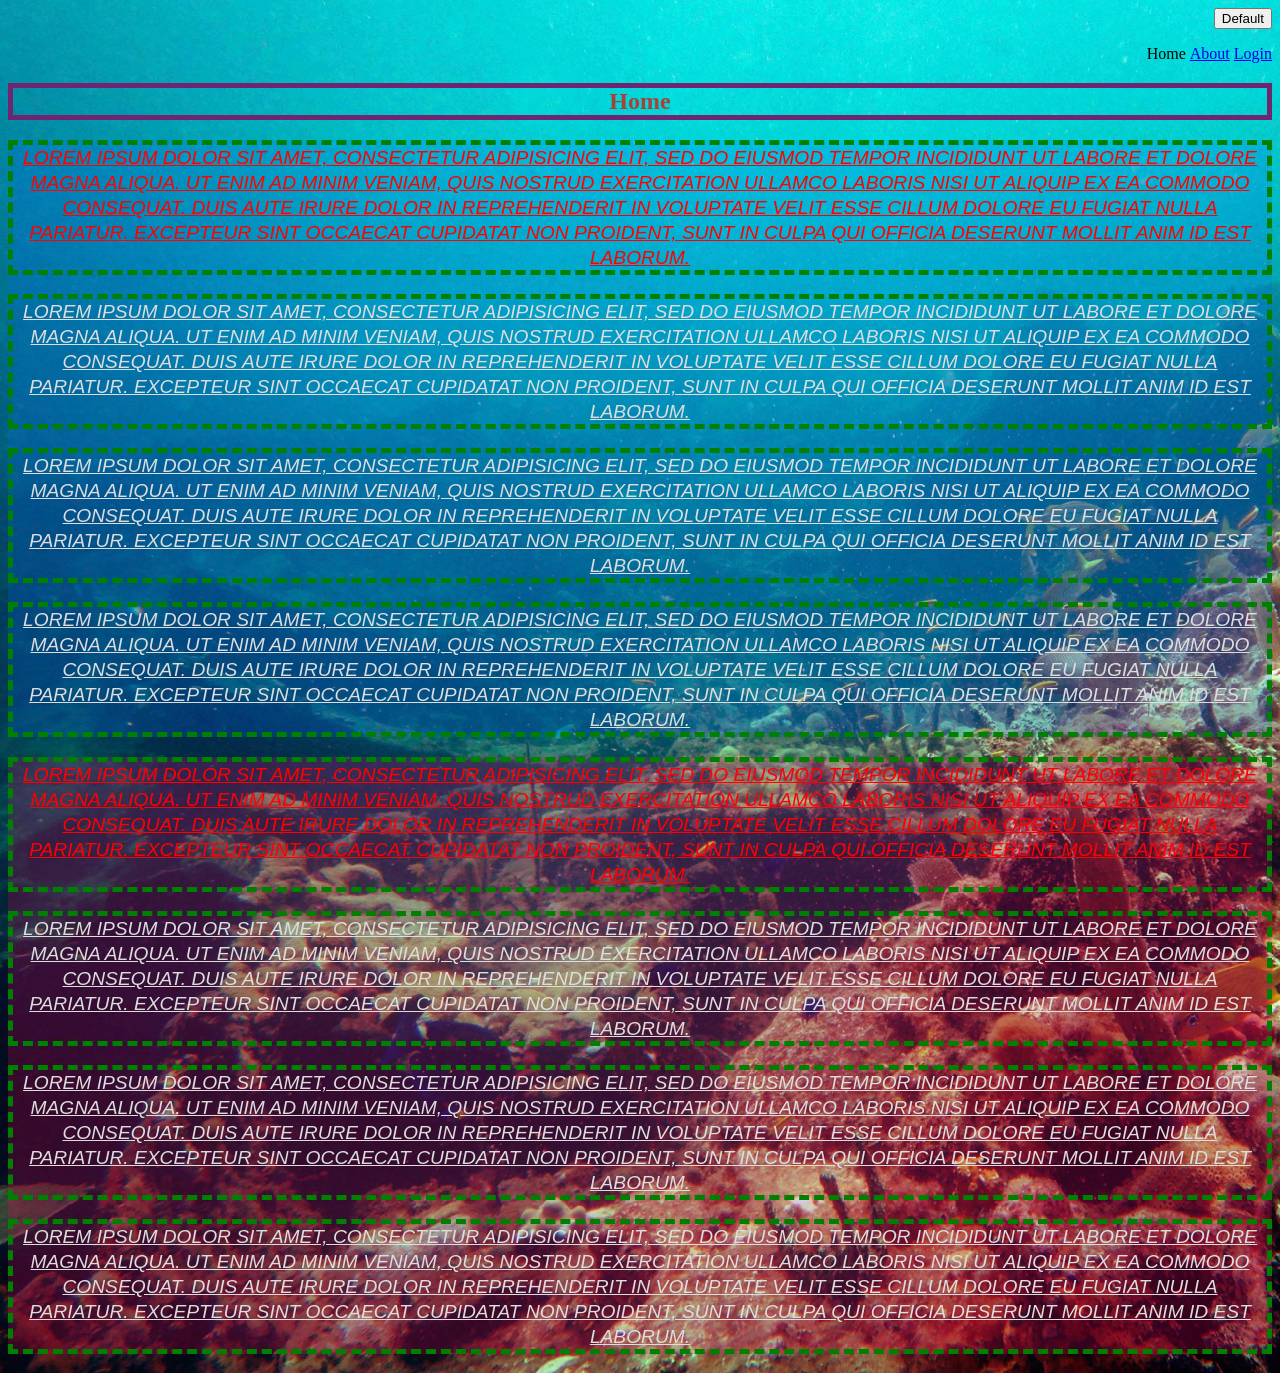
<file: CSS/index.html>
<!DOCTYPE html>
<html>
<head>
  <title>My first website!</title>
  <link rel="stylesheet" type="text/css" href="style.css">
  <!-- <style>
    li {
      background-color: purple;
      color: white;
    }
  </style> -->
</head>
<body>
  <button class="btn btn-primary">Default</button>
  <header>
  <!-- <header style="background-color:green; color: red;"> -->
    <nav>
      <ul>
        <li>Home</li>
        <li><a href="about.html">About</a></li>
        <li><a href="login.html">Login</a></li>
      </ul>
    </nav>
  </header>
  <section>
    <h2>Home</h2>
      <div id="div1">
        <p class="webtext active">
        Lorem ipsum dolor sit amet, consectetur adipisicing elit, sed do eiusmod
        tempor incididunt ut labore et dolore magna aliqua. Ut enim ad minim veniam,
        quis nostrud exercitation ullamco laboris nisi ut aliquip ex ea commodo
        consequat. Duis aute irure dolor in reprehenderit in voluptate velit esse
        cillum dolore eu fugiat nulla pariatur. Excepteur sint occaecat cupidatat non
        proident, sunt in culpa qui officia deserunt mollit anim id est laborum.
      </p>
      <p class="webtext">
        Lorem ipsum dolor sit amet, consectetur adipisicing elit, sed do eiusmod
        tempor incididunt ut labore et dolore magna aliqua. Ut enim ad minim veniam,
        quis nostrud exercitation ullamco laboris nisi ut aliquip ex ea commodo
        consequat. Duis aute irure dolor in reprehenderit in voluptate velit esse
        cillum dolore eu fugiat nulla pariatur. Excepteur sint occaecat cupidatat non
        proident, sunt in culpa qui officia deserunt mollit anim id est laborum.
      </p>
      <p class="webtext">
        Lorem ipsum dolor sit amet, consectetur adipisicing elit, sed do eiusmod
        tempor incididunt ut labore et dolore magna aliqua. Ut enim ad minim veniam,
        quis nostrud exercitation ullamco laboris nisi ut aliquip ex ea commodo
        consequat. Duis aute irure dolor in reprehenderit in voluptate velit esse
        cillum dolore eu fugiat nulla pariatur. Excepteur sint occaecat cupidatat non
        proident, sunt in culpa qui officia deserunt mollit anim id est laborum.
      </p>
      <p class="webtext">
        Lorem ipsum dolor sit amet, consectetur adipisicing elit, sed do eiusmod
        tempor incididunt ut labore et dolore magna aliqua. Ut enim ad minim veniam,
        quis nostrud exercitation ullamco laboris nisi ut aliquip ex ea commodo
        consequat. Duis aute irure dolor in reprehenderit in voluptate velit esse
        cillum dolore eu fugiat nulla pariatur. Excepteur sint occaecat cupidatat non
        proident, sunt in culpa qui officia deserunt mollit anim id est laborum.
      </p>
    </div>
    <div id="div2">
      <p class="webtext active">
        Lorem ipsum dolor sit amet, consectetur adipisicing elit, sed do eiusmod
        tempor incididunt ut labore et dolore magna aliqua. Ut enim ad minim veniam,
        quis nostrud exercitation ullamco laboris nisi ut aliquip ex ea commodo
        consequat. Duis aute irure dolor in reprehenderit in voluptate velit esse
        cillum dolore eu fugiat nulla pariatur. Excepteur sint occaecat cupidatat non
        proident, sunt in culpa qui officia deserunt mollit anim id est laborum.
      </p>
      <p class="webtext">
        Lorem ipsum dolor sit amet, consectetur adipisicing elit, sed do eiusmod
        tempor incididunt ut labore et dolore magna aliqua. Ut enim ad minim veniam,
        quis nostrud exercitation ullamco laboris nisi ut aliquip ex ea commodo
        consequat. Duis aute irure dolor in reprehenderit in voluptate velit esse
        cillum dolore eu fugiat nulla pariatur. Excepteur sint occaecat cupidatat non
        proident, sunt in culpa qui officia deserunt mollit anim id est laborum.
      </p>
      <p class="webtext">
        Lorem ipsum dolor sit amet, consectetur adipisicing elit, sed do eiusmod
        tempor incididunt ut labore et dolore magna aliqua. Ut enim ad minim veniam,
        quis nostrud exercitation ullamco laboris nisi ut aliquip ex ea commodo
        consequat. Duis aute irure dolor in reprehenderit in voluptate velit esse
        cillum dolore eu fugiat nulla pariatur. Excepteur sint occaecat cupidatat non
        proident, sunt in culpa qui officia deserunt mollit anim id est laborum.
      </p>
      <p class="webtext">
        Lorem ipsum dolor sit amet, consectetur adipisicing elit, sed do eiusmod
        tempor incididunt ut labore et dolore magna aliqua. Ut enim ad minim veniam,
        quis nostrud exercitation ullamco laboris nisi ut aliquip ex ea commodo
        consequat. Duis aute irure dolor in reprehenderit in voluptate velit esse
        cillum dolore eu fugiat nulla pariatur. Excepteur sint occaecat cupidatat non
        proident, sunt in culpa qui officia deserunt mollit anim id est laborum.
      </p>
    </div>
  </section>
</body>
</html>
</file>
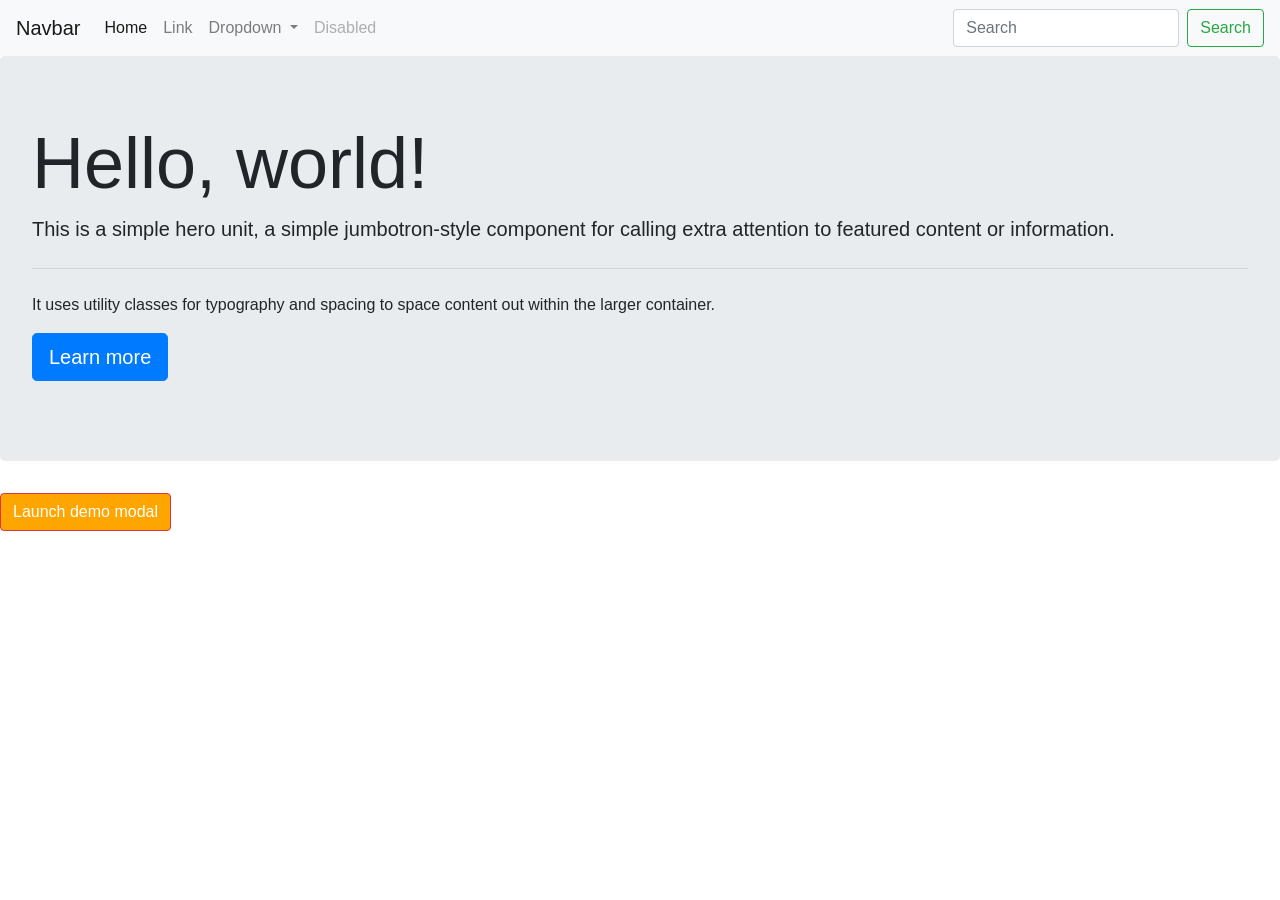
<file: Adv CSS/Boostrap/index.html>
<!DOCTYPE html>
<html lang="en">
<head>
    <meta charset="UTF-8">
    <meta name="viewport" content="width=device-width, initial-scale=1.0">
    <link rel="stylesheet" href="https://cdn.jsdelivr.net/npm/bootstrap@4.0.0/dist/css/bootstrap.min.css"
        integrity="sha384-Gn5384xqQ1aoWXA+058RXPxPg6fy4IWvTNh0E263XmFcJlSAwiGgFAW/dAiS6JXm" crossorigin="anonymous">
    <link rel="stylesheet" href="style.css">
        <title>Bootstrap</title>
</head>
<body>
    <nav class="navbar navbar-expand-lg navbar-light bg-light">
        <a class="navbar-brand" href="#">Navbar</a>
        <button class="navbar-toggler" type="button" data-toggle="collapse" data-target="#navbarSupportedContent"
            aria-controls="navbarSupportedContent" aria-expanded="false" aria-label="Toggle navigation">
            <span class="navbar-toggler-icon"></span>
        </button>
    
        <div class="collapse navbar-collapse" id="navbarSupportedContent">
            <ul class="navbar-nav mr-auto">
                <li class="nav-item active">
                    <a class="nav-link" href="#">Home <span class="sr-only">(current)</span></a>
                </li>
                <li class="nav-item">
                    <a class="nav-link" href="#">Link</a>
                </li>
                <li class="nav-item dropdown">
                    <a class="nav-link dropdown-toggle" href="#" id="navbarDropdown" role="button" data-toggle="dropdown"
                        aria-haspopup="true" aria-expanded="false">
                        Dropdown
                    </a>
                    <div class="dropdown-menu" aria-labelledby="navbarDropdown">
                        <a class="dropdown-item" href="#">Action</a>
                        <a class="dropdown-item" href="#">Another action</a>
                        <div class="dropdown-divider"></div>
                        <a class="dropdown-item" href="#">Something else here</a>
                    </div>
                </li>
                <li class="nav-item">
                    <a class="nav-link disabled" href="#">Disabled</a>
                </li>
            </ul>
            <form class="form-inline my-2 my-lg-0">
                <input class="form-control mr-sm-2" type="search" placeholder="Search" aria-label="Search">
                <button class="btn btn-outline-success my-2 my-sm-0" type="submit">Search</button>
            </form>
        </div>
    </nav>

    <div class="jumbotron">
        <h1 class="display-3">Hello, world!</h1>
        <p class="lead">This is a simple hero unit, a simple jumbotron-style component for calling extra attention to
            featured content or information.</p>
        <hr class="my-4">
        <p>It uses utility classes for typography and spacing to space content out within the larger container.</p>
        <p class="lead">
            <a class="btn btn-primary btn-lg" href="#" role="button">Learn more</a>
        </p>
    </div>

    <!-- Button trigger modal -->
    <button type="button" class="btn btn-danger" data-toggle="modal" data-target="#exampleModal">
        Launch demo modal
    </button>
    
    <!-- Modal -->
    <div class="modal fade" id="exampleModal" tabindex="-1" role="dialog" aria-labelledby="exampleModalLabel"
        aria-hidden="true">
        <div class="modal-dialog" role="document">
            <div class="modal-content">
                <div class="modal-header">
                    <h5 class="modal-title" id="exampleModalLabel">Modal title</h5>
                    <button type="button" class="close" data-dismiss="modal" aria-label="Close">
                        <span aria-hidden="true">&times;</span>
                    </button>
                </div>
                <div class="modal-body">
                    ...
                </div>
                <div class="modal-footer">
                    <button type="button" class="btn btn-secondary" data-dismiss="modal">Close</button>
                    <button type="button" class="btn btn-primary">Save changes</button>
                </div>
            </div>
        </div>
    </div>

<script src="https://code.jquery.com/jquery-3.2.1.slim.min.js"
    integrity="sha384-KJ3o2DKtIkvYIK3UENzmM7KCkRr/rE9/Qpg6aAZGJwFDMVNA/GpGFF93hXpG5KkN"
    crossorigin="anonymous"></script>
<script src="https://cdn.jsdelivr.net/npm/popper.js@1.12.9/dist/umd/popper.min.js"
    integrity="sha384-ApNbgh9B+Y1QKtv3Rn7W3mgPxhU9K/ScQsAP7hUibX39j7fakFPskvXusvfa0b4Q"
    crossorigin="anonymous"></script>
<script src="https://cdn.jsdelivr.net/npm/bootstrap@4.0.0/dist/js/bootstrap.min.js"
    integrity="sha384-JZR6Spejh4U02d8jOt6vLEHfe/JQGiRRSQQxSfFWpi1MquVdAyjUar5+76PVCmYl"
    crossorigin="anonymous"></script>
</body>
</html>
</file>
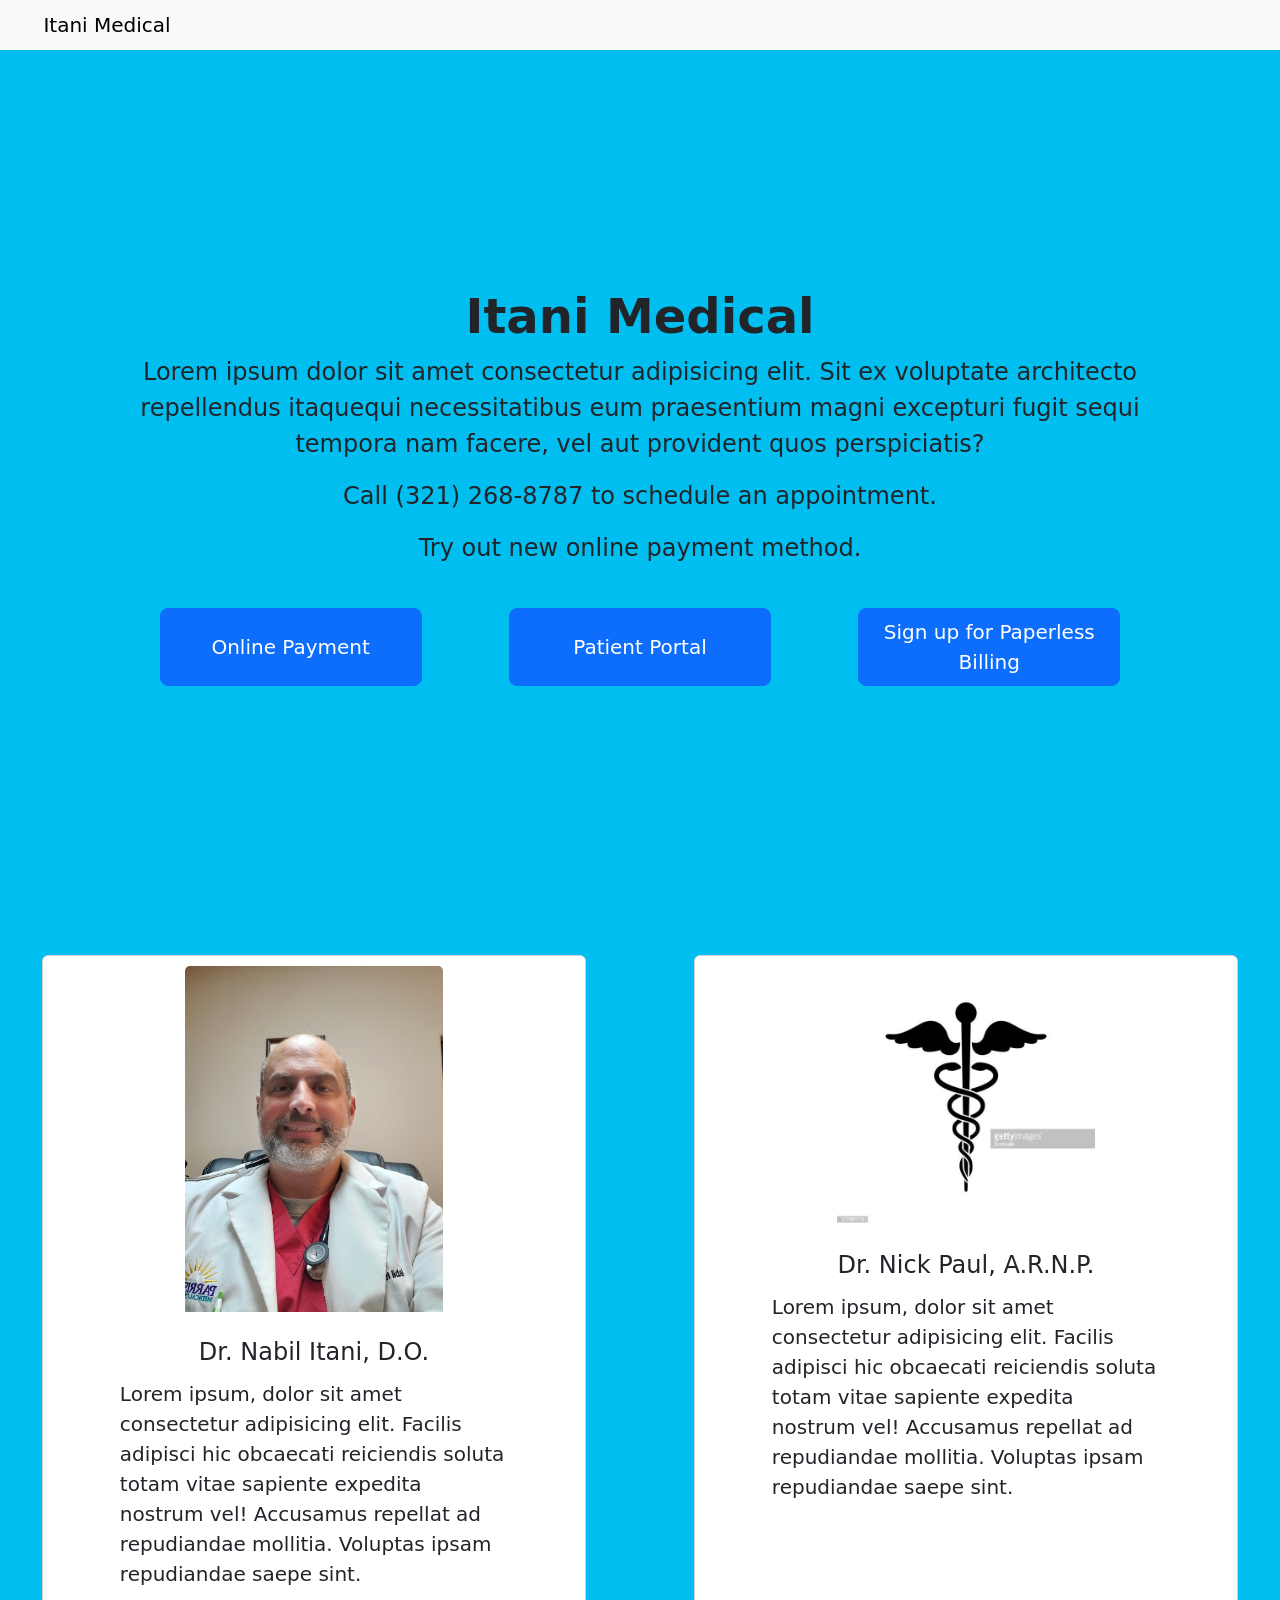
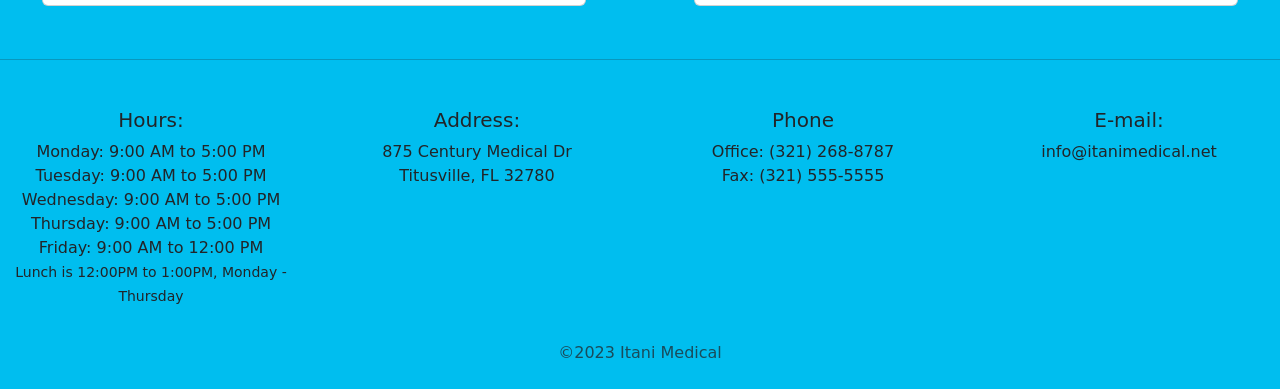
<file: Adv CSS/ItaniMedical/index.html>
<!doctype html>
<html lang="en">

<head>
    <meta charset="utf-8">
    <meta name="viewport" content="width=device-width, initial-scale=1">
    <title>Itani Medical</title>
    <link href="https://cdn.jsdelivr.net/npm/bootstrap@5.3.0-alpha1/dist/css/bootstrap.min.css" rel="stylesheet"
        integrity="sha384-GLhlTQ8iRABdZLl6O3oVMWSktQOp6b7In1Zl3/Jr59b6EGGoI1aFkw7cmDA6j6gD" crossorigin="anonymous">
    <link rel="stylesheet" href="style.css">
</head>

<body>
    
    <nav class="navbar bg-body-tertiary">
        <div class="container-fluid">
            <span class="navbar-brand mb-0 h1">Itani Medical</span>
        </div>
    </nav>
    
    <div class="container-fluid jumbotron d-flex">
        <div class="row">
        <h1 class="display-5 fw-bold">Itani Medical</h1>
        <p class="fs-4">
            Lorem ipsum dolor sit amet consectetur adipisicing elit. Sit ex voluptate 
            architecto repellendus itaquequi necessitatibus eum praesentium magni 
            excepturi fugit sequi tempora nam facere, vel aut provident quos 
            perspiciatis?
        </p>
        <p class="fs-4">Call (321) 268-8787 to schedule an appointment.</p>
        <p class="fs-4">Try out new online payment method.</p>

        <button class="btn btn-primary btn-lg col-lg-3 col-sm-12" type="button">Online Payment</button>
        <button class="btn btn-primary btn-lg col-lg-3 col-sm-12" type="button">Patient Portal</button>
        <button class="btn btn-primary btn-lg col-lg-3 col-sm-12" type="button" onclick="window.location.href='https://mailchi.mp/0b2e81521fb7/itani-medical';">Sign up for Paperless Billing</button>

        
        </div>
        
    </div>

    <div class="row">
        <div class="card col-lg-5 col-md-12">
            <img src="assets/itani.jpg" class="card-img-top doctor-img" alt="Dr. Nabil Itani, D.O.">
            <div class="card-body">
                <h4 class="card-text text-center">Dr. Nabil Itani, D.O.</h4>
                <p class="card-text doctor-text fs-5">
                    Lorem ipsum, dolor sit amet consectetur adipisicing elit. 
                    Facilis adipisci hic obcaecati reiciendis soluta totam vitae 
                    sapiente expedita nostrum vel! Accusamus repellat ad repudiandae 
                    mollitia. Voluptas ipsam repudiandae saepe sint.
                </p>
            </div>
        </div>
        <div class="card col-lg-5 col-md-12">
            <img src="assets/placeholder.jpg" class="card-img-top doctor-img" alt="Dr. Nick Paul">
            <div class="card-body">
                <h4 class="card-text text-center">Dr. Nick Paul, A.R.N.P.</h4>
                <p class="card-text doctor-text fs-5">
                    Lorem ipsum, dolor sit amet consectetur adipisicing elit.
                    Facilis adipisci hic obcaecati reiciendis soluta totam vitae
                    sapiente expedita nostrum vel! Accusamus repellat ad repudiandae
                    mollitia. Voluptas ipsam repudiandae saepe sint.
                </p>
            </div>
        </div>
    </div>

    <hr class="mt-5">

    <footer class="mt-5">
        <div class="row">
            <div class="contact-info col-lg-3">
                <ul class="list-group hours"><h5>Hours:</h5>
                    <li>Monday: 9:00 AM to 5:00 PM</li>
                    <li>Tuesday: 9:00 AM to 5:00 PM</li>
                    <li>Wednesday: 9:00 AM to 5:00 PM</li>
                    <li>Thursday: 9:00 AM to 5:00 PM</li>
                    <li>Friday: 9:00 AM to 12:00 PM</li>
                    <li><small>Lunch is 12:00PM to 1:00PM, Monday - Thursday</small></li>
                </ul>
            </div>
            <div class="contact-info col-lg-3">
                <h5>Address:</h5>
                <p>875 Century Medical Dr<br>Titusville, FL 32780</p>
            </div>
            <div class="contact-info col-lg-3">
                <h5>Phone</h5>
                <p>Office: (321) 268-8787<br>Fax: (321) 555-5555</p>
            </div>
            <div class="contact-info col-lg-3">
                <h5>E-mail:</h5>
                <p>info@itanimedical.net</p>
            </div>
        </div>
        
        <div class="col-md-12 text-center mb-4">
            <span class="text-muted">©2023 Itani Medical</span>
        </div>
    
    </footer>
    
    <script src="https://cdn.jsdelivr.net/npm/bootstrap@5.3.0-alpha1/dist/js/bootstrap.bundle.min.js"
        integrity="sha384-w76AqPfDkMBDXo30jS1Sgez6pr3x5MlQ1ZAGC+nuZB+EYdgRZgiwxhTBTkF7CXvN"
        crossorigin="anonymous"></script>
</body>

</html>
</file>
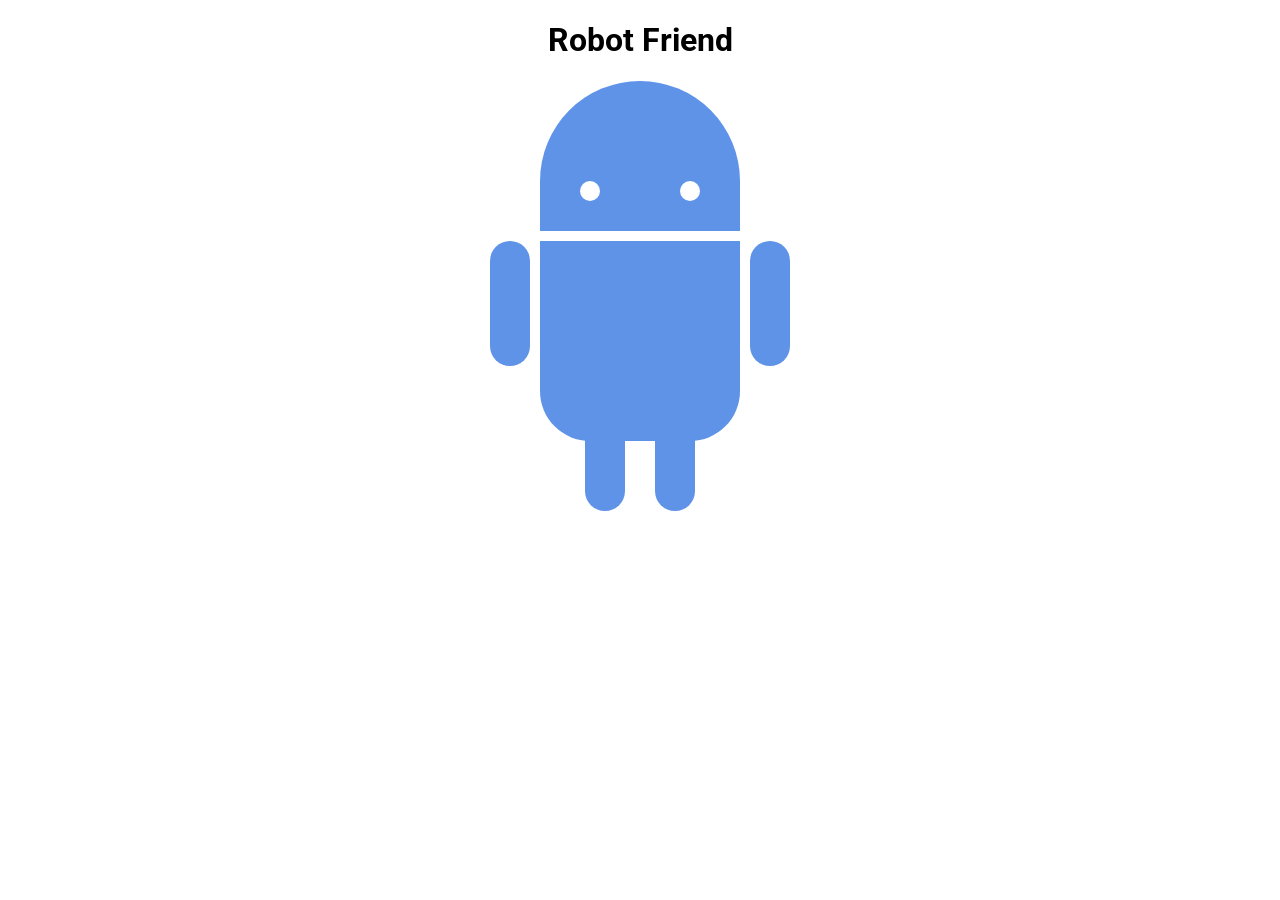
<file: Adv CSS/Robot Friend/index.html>
<!DOCTYPE html>
<html>
<head>
	<title>RoboPage</title>
	<link rel="stylesheet" type="text/css" href="style.css">
	<link href="https://fonts.googleapis.com/css?family=Roboto" rel="stylesheet">
</head>
<body>
	<h1>Robot Friend</h1>
	<div class="robots">
		<div class="android"> 
			<div class="head"> 
				<div class="eyes"> 
					<div class="left_eye"></div> 
					<div class="right_eye"></div>
				</div> 
			</div> 
			<div class="upper_body"> 
				<div class="left_arm"></div> 
				<div class="torso"></div> 
				<div class="right_arm"></div> 
			</div> 
			<div class="lower_body"> 
				<div class="left_leg"></div> 
				<div class="right_leg"></div> 
			</div> 
		</div>
	</div>
</body>
</html>
</file>
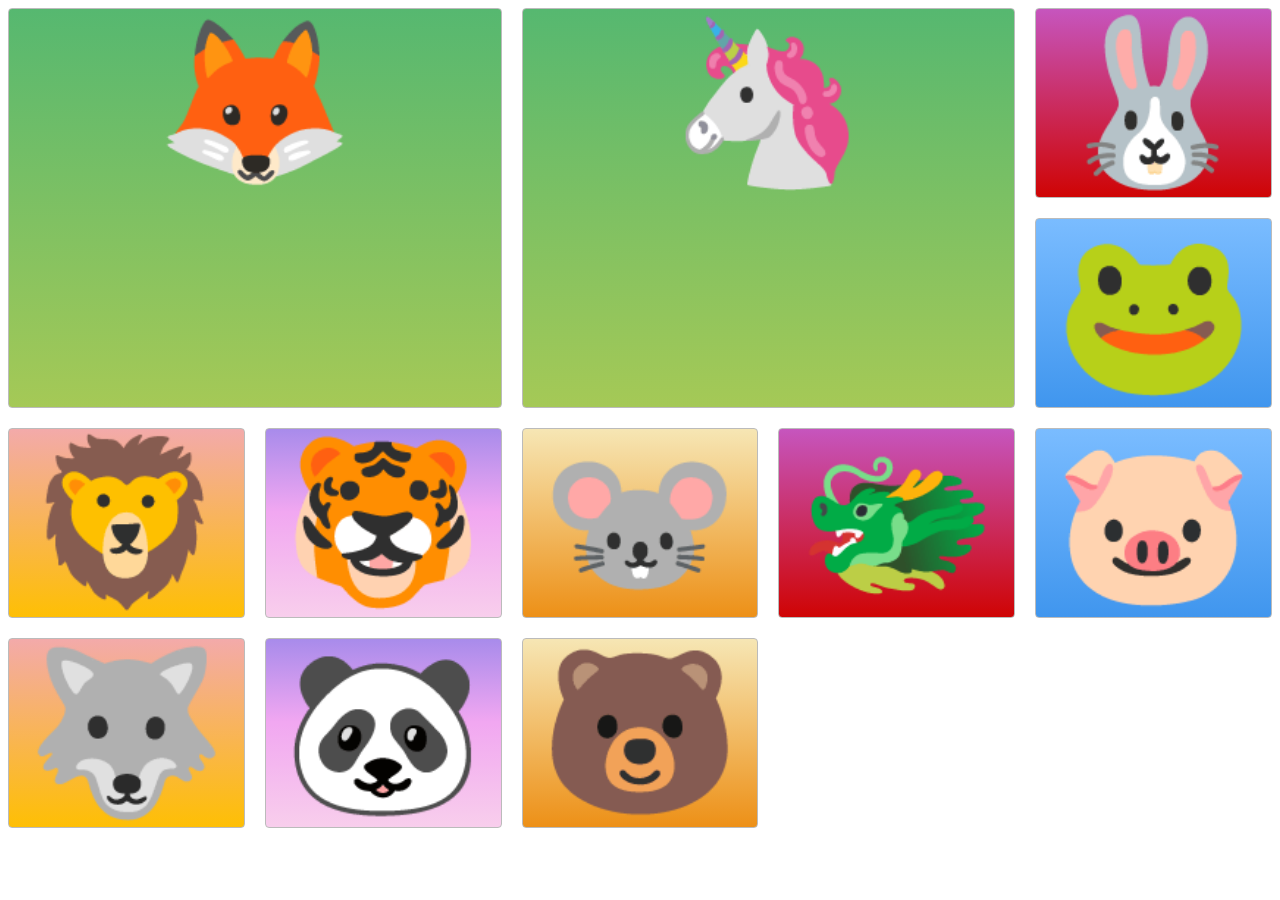
<file: CSS Grid and CSS Layour/Grid/index.html>
<!DOCTYPE html>
<html>
<head>
  <!-- the below meta tag is default in most modern browsers. however if you have an
  older browser, the emojis may not show up properly. In which case you need this meta
  tag. Read more here: https://teamtreehouse.com/community/meta-charsetutf8-what-does-this-mean-or-what-does-it-do-i-deleted-it-from-the-code-and-nothing-changed -->
  <meta charset="utf-8" >  
  <title>Grid Master</title>
  <link rel="stylesheet" type="text/css" href="./style.css">
</head>
<body>
  <div class="container">
    <div class="zone green">🦊</div>
    <div class="zone red">🐰</div>
    <div class="zone blue">🐸</div>
    <div class="zone yellow">🦁</div>
    <div class="zone purple">🐯</div>
    <div class="zone brown">🐭</div>
    <div class="zone green">🦄</div>
    <div class="zone red">🐲</div>
    <div class="zone blue">🐷</div>
    <div class="zone yellow">🐺</div>
    <div class="zone purple">🐼</div>
    <div class="zone brown">🐻</div>
  </div>
  
</body>
</html>
</file>
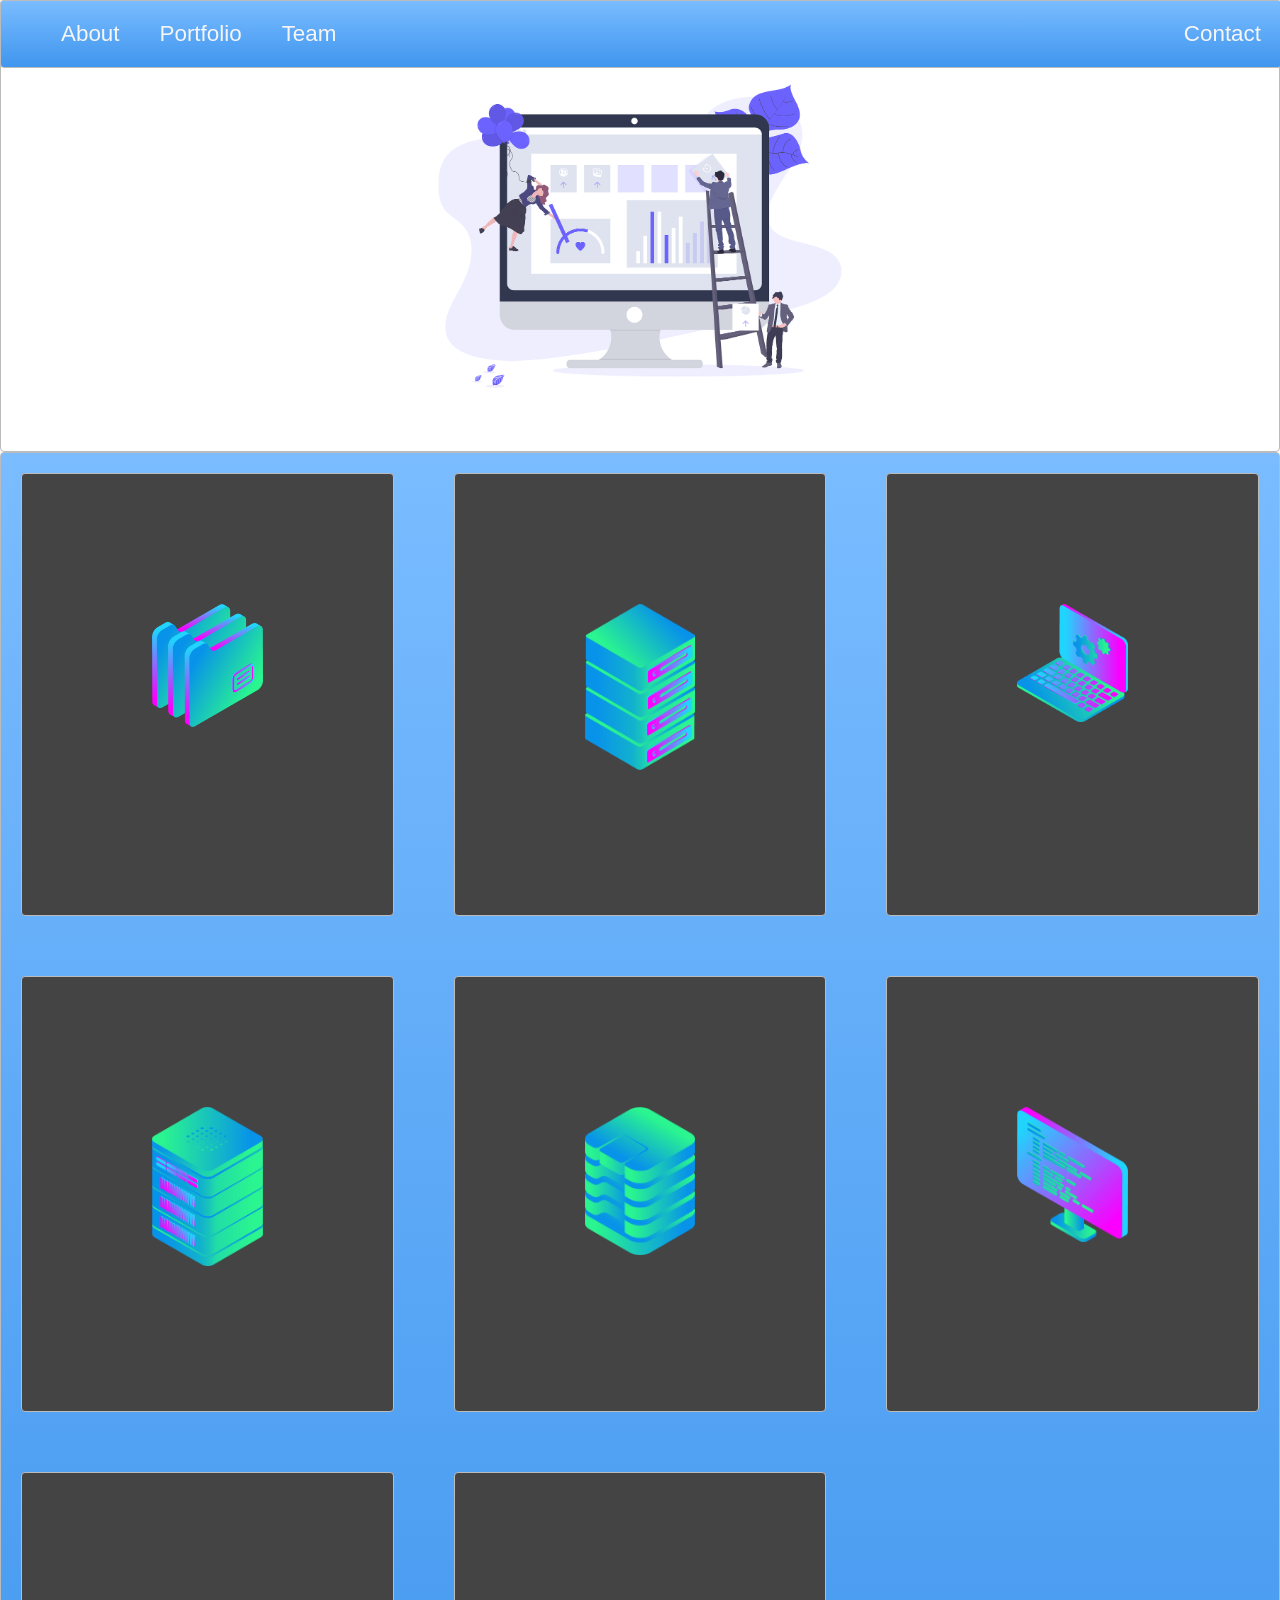
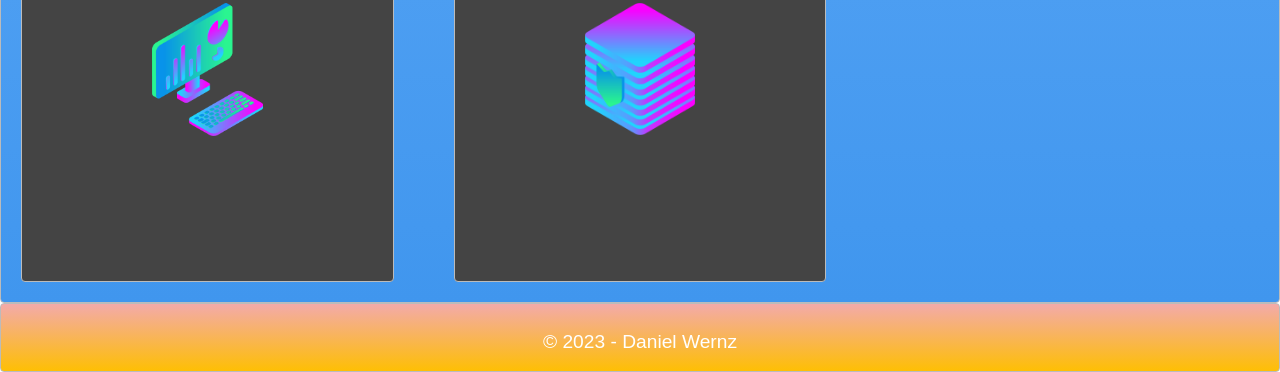
<file: CSS Grid and CSS Layour/Layout/index.html>
<!DOCTYPE html>
<html>
<head>
  <title>Layout Master</title>
  <link rel="stylesheet" type="text/css" href="style.css">
</head>
<body>
    <nav class="zone blue sticky">
      <ul class="main-nav">
        <li>
          <a href="#">About</a>
        </li>
        <li>
          <a href="#">Portfolio</a>
        </li>
        <li>
          <a href="#">Team</a>
        </li>
        <li class="push">
          <a href="#">Contact</a>
        </li>
      </ul>
    </nav>
    <div class="container zone"><img class="cover" src="img/undraw.png"></div>
    <div class="zone blue grid-wrapper">
      <div class="box zone"><img src="img/files_2.png"></div>
      <div class="box zone"><img src="img/server_2_2.png"></div>
      <div class="box zone"><img src="img/monitor_settings_2.png"></div>
      <div class="box zone"><img src="img/server_3.png"></div>
      <div class="box zone"><img src="img/data_storage_2_2.png"></div>
      <div class="box zone"><img src="img/monitor_coding_2.png"></div>
      <div class="box zone"><img src="img/desktop_analytics_2.png"></div>
      <div class="box zone"><img src="img/server_safe_2.png"></div>
    </div>
    <footer class="zone yellow"><span class="copyright">&copy; 2023 - Daniel Wernz</span></footer>
</body>
</html>
</file>
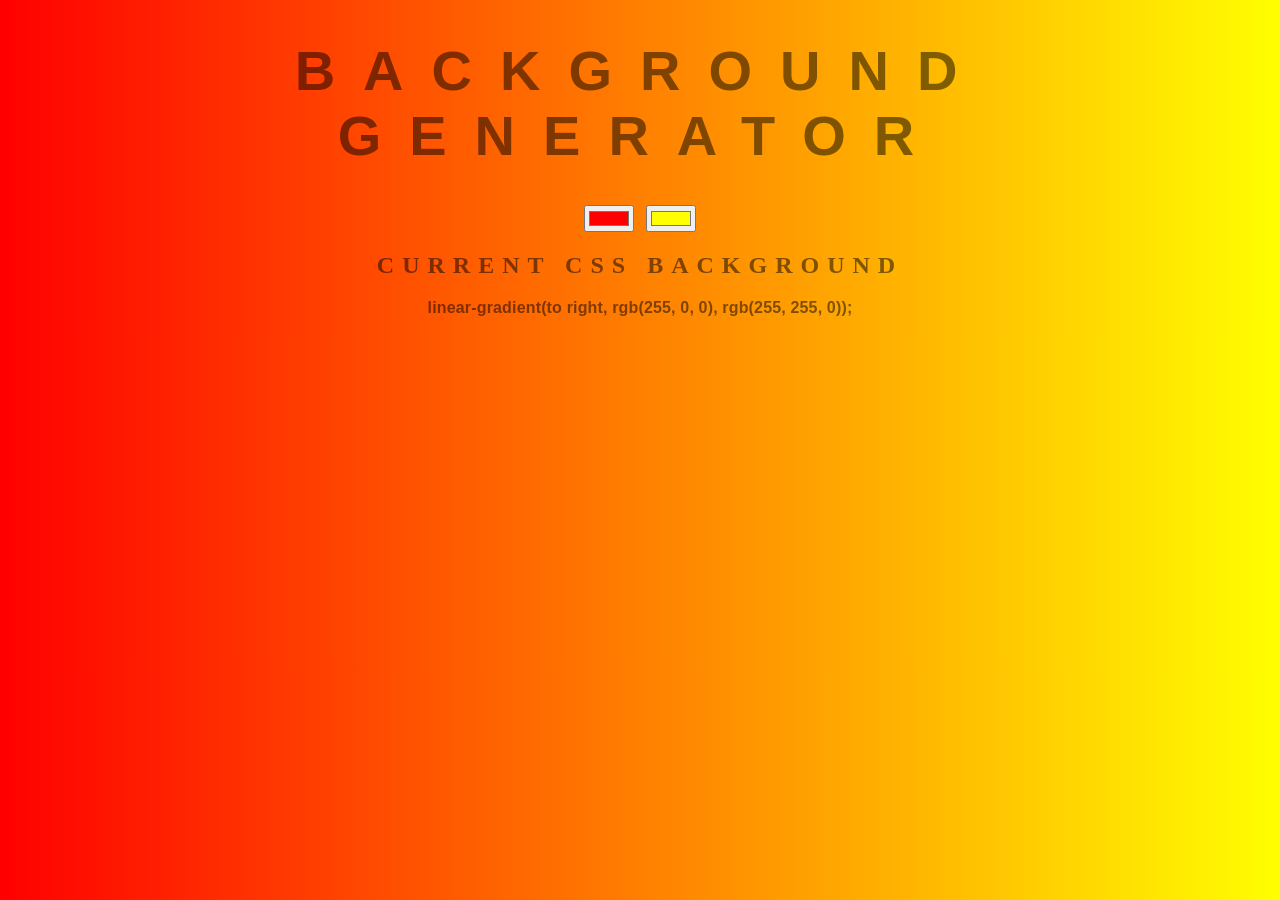
<file: DOM Manipulation/BackgroundGenerator/index.html>
<!DOCTYPE html>
<html lang="en">
<head>
    <!-- Google tag (gtag.js) -->
    <script async src="https://www.googletagmanager.com/gtag/js?id=G-0YRV5Z2KPT"></script>
    <script>
    window.dataLayer = window.dataLayer || [];
    function gtag(){dataLayer.push(arguments);}
    gtag('js', new Date());

    gtag('config', 'G-0YRV5Z2KPT');
    </script>
    <meta charset="UTF-8">
    <meta name="viewport" content="width=device-width, initial-scale=1.0">
    <title>Gradient Background</title>

    <link rel="stylesheet" href="style.css">
</head>
<body id="gradient">
    <h1>Background Generator</h1>

    <input type="color" name="color1" value="#FF0000" class="color1">
    <input type="color" name="color2" value="#FFFF00" class="color2">

    <h2>Current CSS Background</h2>

    <h3></h3>

    <script type="text/javascript" src="script.js"></script>
</body>
</html>
</file>
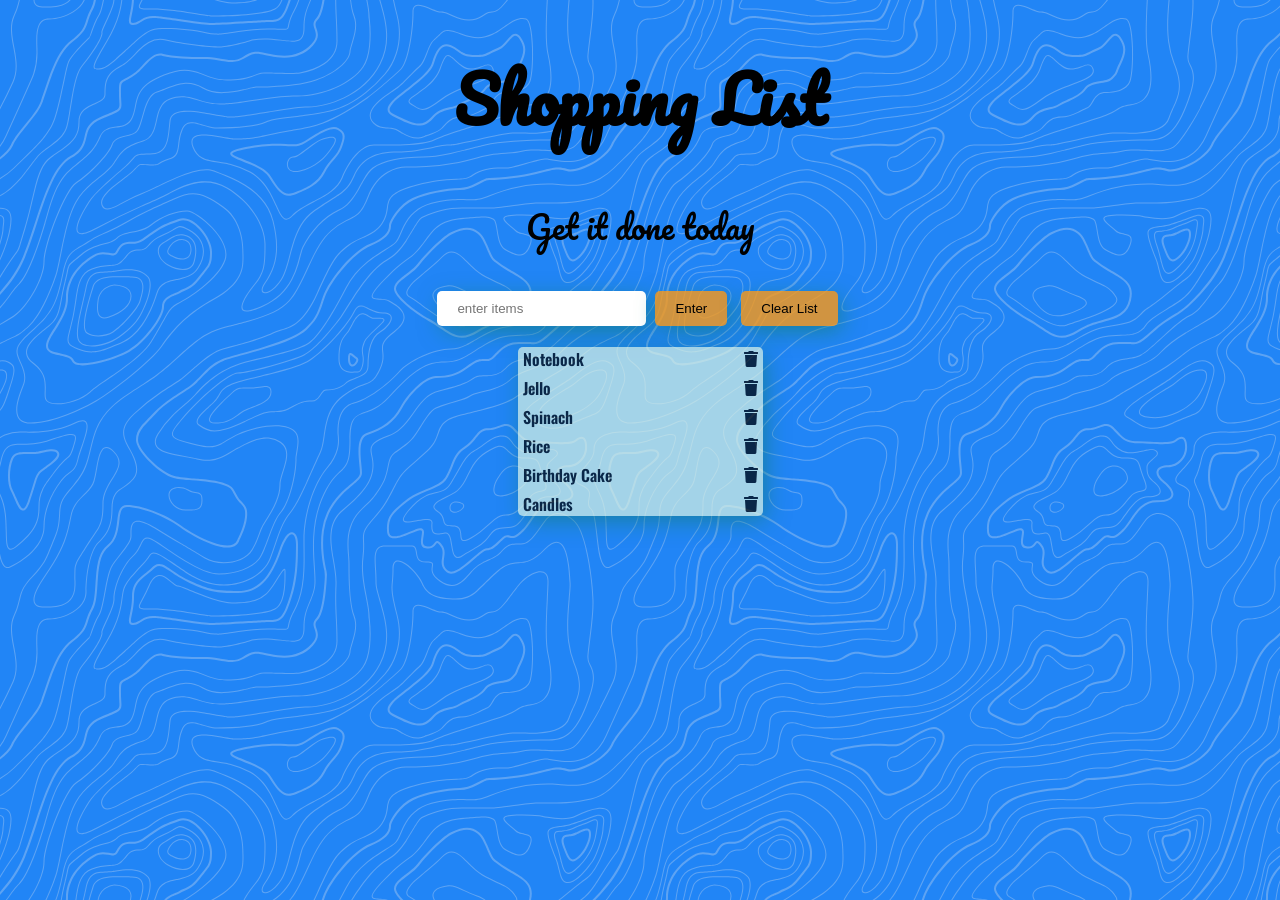
<file: DOM Manipulation/ShoppingList/index.html>
<!DOCTYPE html>
<html>

<head>
    <title>DOM Events - Shopping List</title>
    <link rel="stylesheet" href="https://use.fontawesome.com/releases/v5.5.0/css/all.css"
        integrity="sha384-B4dIYHKNBt8Bc12p+WXckhzcICo0wtJAoU8YZTY5qE0Id1GSseTk6S+L3BlXeVIU" crossorigin="anonymous">
    <link href="https://fonts.googleapis.com/css?family=Oswald:400,600|Pacifico" rel="stylesheet">
    <link rel="stylesheet" type="text/css" href="style.css">

<body>
    <div class="wrapper">
        <header>
            <h1>Shopping List</h1>
            <p id="first">Get it done today</p>

        </header>
        <input type="text" name="" id="userinput" placeholder="enter items">
        <button id="enter">Enter</button>
        <button id="clear">Clear List</button>
        <section>
            <div class="background--lightgreen" id="ulHook">
                <ul>
                    <div class="li-wrapper">
                        <li random="23">Notebook</li>
                        <div class="div"></div>
                    </div>

                    <div class="li-wrapper">
                        <li>Jello</li>
                        <div class="div"></div>
                    </div>

                    <div class="li-wrapper">
                        <li>Spinach</li>
                        <div class="div"></div>
                    </div>

                    <div class="li-wrapper">
                        <li>Rice</li>
                        <div class="div"></div>
                    </div>

                    <div class="li-wrapper">
                        <li>Birthday Cake</li>
                        <div class="div"></div>
                    </div>

                    <div class="li-wrapper">
                        <li>Candles</li>
                        <div class="div"></div>
                    </div>

                </ul>
            </div>
        </section>
    </div>
    <script type="text/javascript" src="script.js"></script>
</body>

</html>
</file>
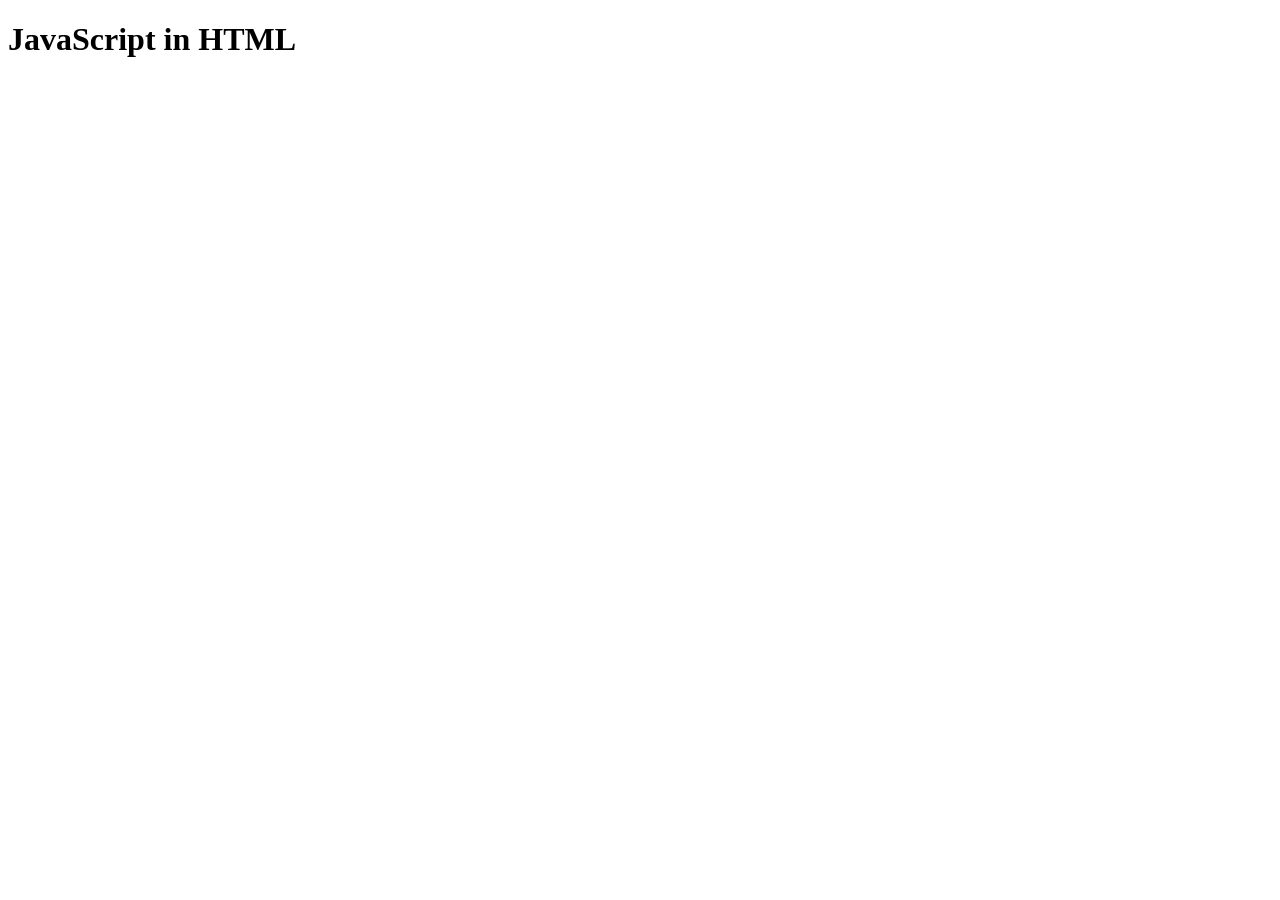
<file: JavaScript/start/index.html>
<!DOCTYPE html>
<html lang="en">
<head>
    <meta charset="UTF-8">
    <meta name="viewport" content="width=device-width, initial-scale=1.0">
    <title>JavaScript</title>
</head>
<body>
    <h1 id="demo">JavaScript in HTML</h1>

    <script src="script.js"></script>

</body>
</html>
</file>
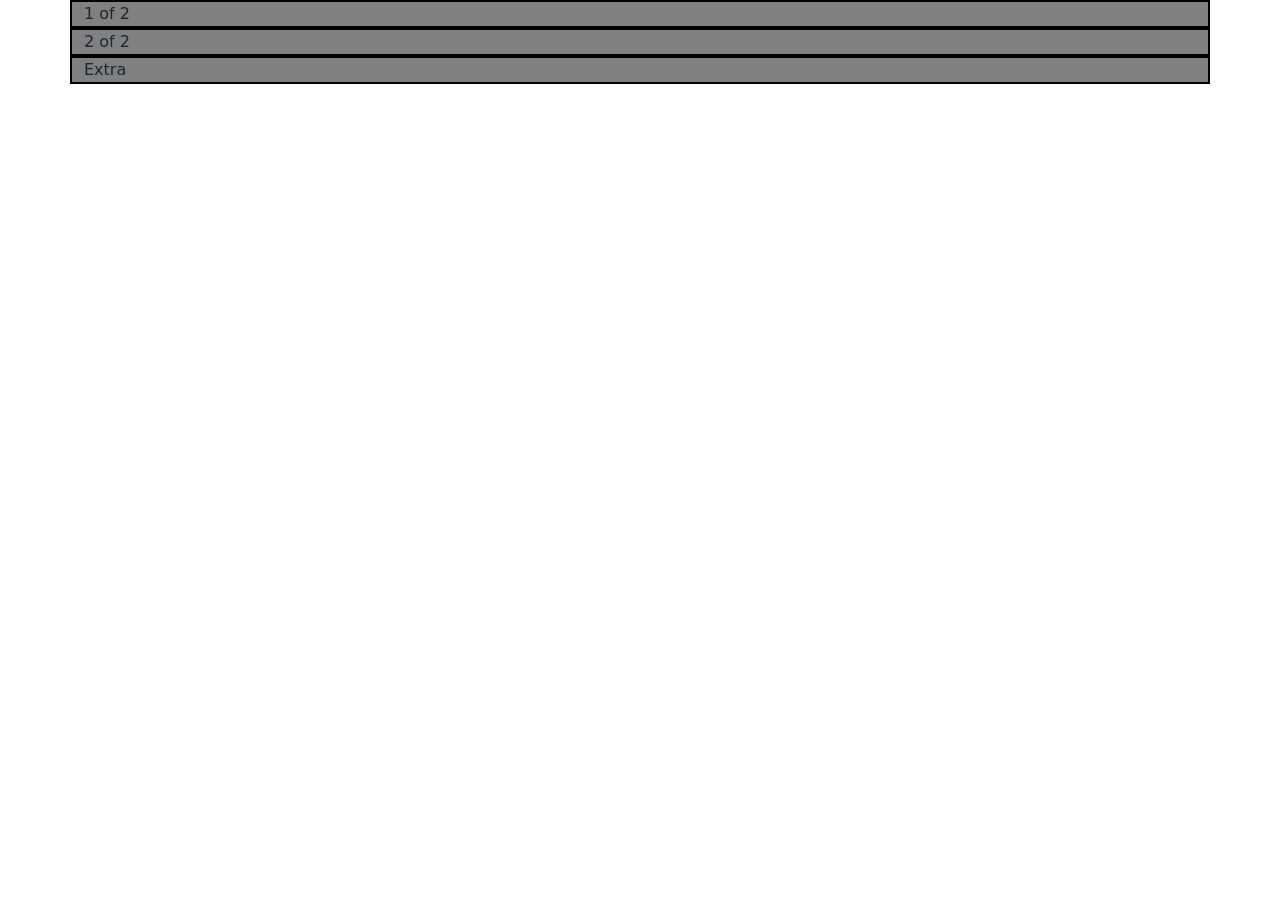
<file: Adv CSS/Boostrap/Grid/index.html>
<!doctype html>
<html lang="en">

<head>
    <meta charset="utf-8">
    <meta name="viewport" content="width=device-width, initial-scale=1">
    <title>Bootstrap</title>
    <link href="https://cdn.jsdelivr.net/npm/bootstrap@5.3.0-alpha1/dist/css/bootstrap.min.css" rel="stylesheet"
        integrity="sha384-GLhlTQ8iRABdZLl6O3oVMWSktQOp6b7In1Zl3/Jr59b6EGGoI1aFkw7cmDA6j6gD" crossorigin="anonymous">
    <link rel="stylesheet" href="styles.css">
    </head>

<body>
    
    <div class="container">
        <div class="row">
            <div class="col col-sm-6 col-md-12 col-lg-12">
                1 of 2
            </div>
            <div class="col col-sm-3 col-md-6 col-lg-12">
                2 of 2
            </div>
            <div class="col col-sm-3 col-md-6 col-lg-12">
                Extra
            </div>
        </div>
    </div>






    <script src="https://cdn.jsdelivr.net/npm/bootstrap@5.3.0-alpha1/dist/js/bootstrap.bundle.min.js"
        integrity="sha384-w76AqPfDkMBDXo30jS1Sgez6pr3x5MlQ1ZAGC+nuZB+EYdgRZgiwxhTBTkF7CXvN"
        crossorigin="anonymous"></script>
    <script src="https://cdn.jsdelivr.net/npm/@popperjs/core@2.11.6/dist/umd/popper.min.js"
        integrity="sha384-oBqDVmMz9ATKxIep9tiCxS/Z9fNfEXiDAYTujMAeBAsjFuCZSmKbSSUnQlmh/jp3"
        crossorigin="anonymous"></script>
    <script src="https://cdn.jsdelivr.net/npm/bootstrap@5.3.0-alpha1/dist/js/bootstrap.min.js"
        integrity="sha384-mQ93GR66B00ZXjt0YO5KlohRA5SY2XofN4zfuZxLkoj1gXtW8ANNCe9d5Y3eG5eD"
        crossorigin="anonymous"></script>
</body>

</html>
</file>
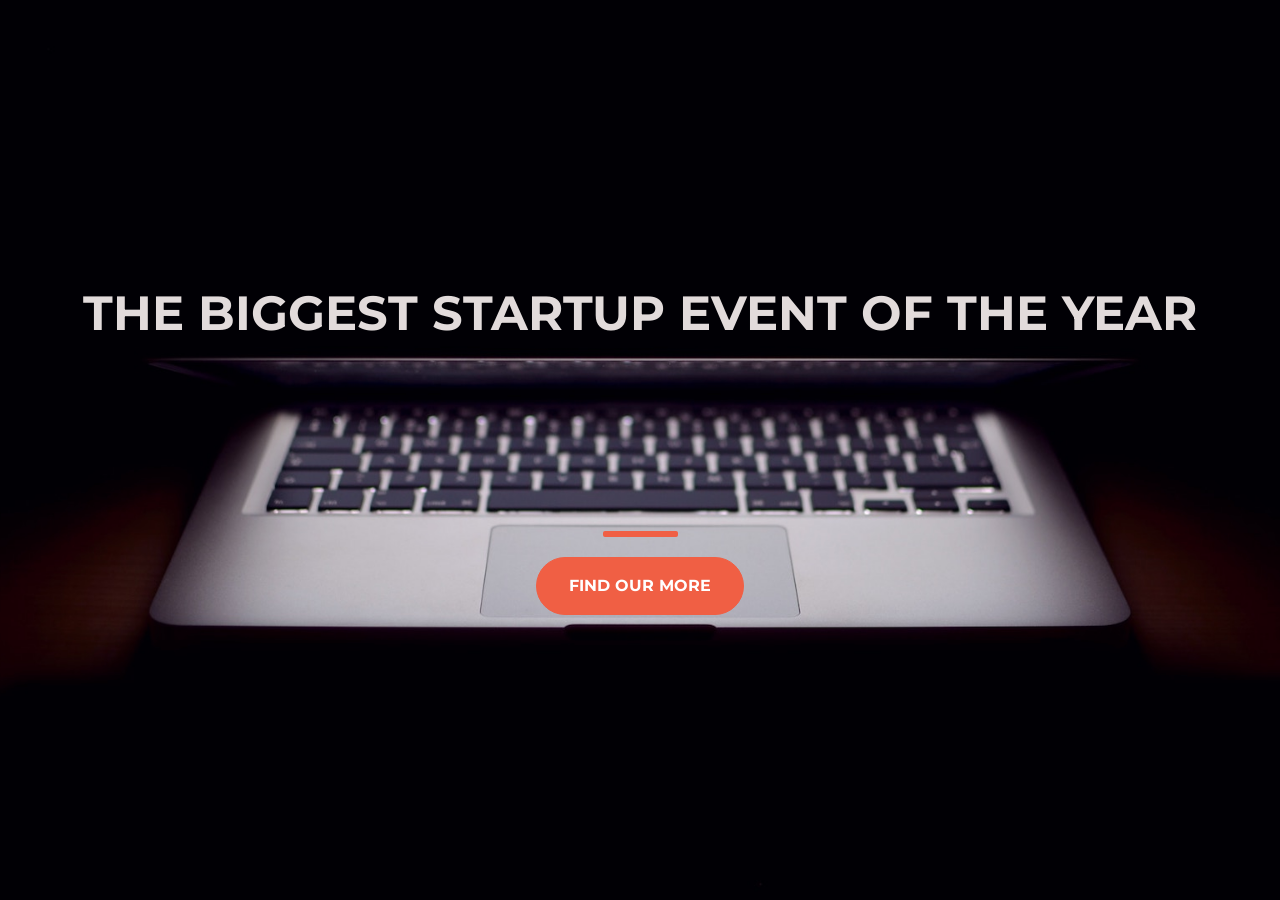
<file: Adv CSS/Boostrap/StartUp/index.html>
<!doctype html>
<html lang="en">

<head>
    <title>Startup</title>
    
    <!-- Required meta tags -->
    <meta charset="utf-8">
    <meta name="viewport" content="width=device-width, initial-scale=1", shrink-to-fit="no">
    
    <!-- Google Fonts-->
    <link href="https://fonts.googleapis.com/css?family=Montserrat" rel="stylesheet">
    
    <!-- Bootstrap -->
    <link href="https://cdn.jsdelivr.net/npm/bootstrap@5.3.0-alpha1/dist/css/bootstrap.min.css" rel="stylesheet"
        integrity="sha384-GLhlTQ8iRABdZLl6O3oVMWSktQOp6b7In1Zl3/Jr59b6EGGoI1aFkw7cmDA6j6gD" crossorigin="anonymous">
    
    <!-- Custom Style Sheet -->
    <link rel="stylesheet" href="style.css">
</head>

<body>

    <div class="container d-flex align-items-center h-100">

        <div class="row">
            <header class="text-center col-12">
                <h1><strong>The Biggest Startup Event of the Year</strong></h1>
            </header>
            <div class="buffer col-12"></div>
            <section class="text-center col-12">
                <hr>
                <a href="https://mailchi.mp/023f621167f4/danielztmstartup">
                    <button class="btn btn-primary btn-xl">Find our More</button>
                </a>
            </section>
        </div>

    </div>


    <!-- Bootstrap JavaScript -->
    <script src="https://cdn.jsdelivr.net/npm/bootstrap@5.3.0-alpha1/dist/js/bootstrap.bundle.min.js"
        integrity="sha384-w76AqPfDkMBDXo30jS1Sgez6pr3x5MlQ1ZAGC+nuZB+EYdgRZgiwxhTBTkF7CXvN"
        crossorigin="anonymous"></script>
    <script src="https://cdn.jsdelivr.net/npm/@popperjs/core@2.11.6/dist/umd/popper.min.js"
        integrity="sha384-oBqDVmMz9ATKxIep9tiCxS/Z9fNfEXiDAYTujMAeBAsjFuCZSmKbSSUnQlmh/jp3"
        crossorigin="anonymous"></script>
    <script src="https://cdn.jsdelivr.net/npm/bootstrap@5.3.0-alpha1/dist/js/bootstrap.min.js"
        integrity="sha384-mQ93GR66B00ZXjt0YO5KlohRA5SY2XofN4zfuZxLkoj1gXtW8ANNCe9d5Y3eG5eD"
        crossorigin="anonymous"></script>
</body>

</html>
</file>
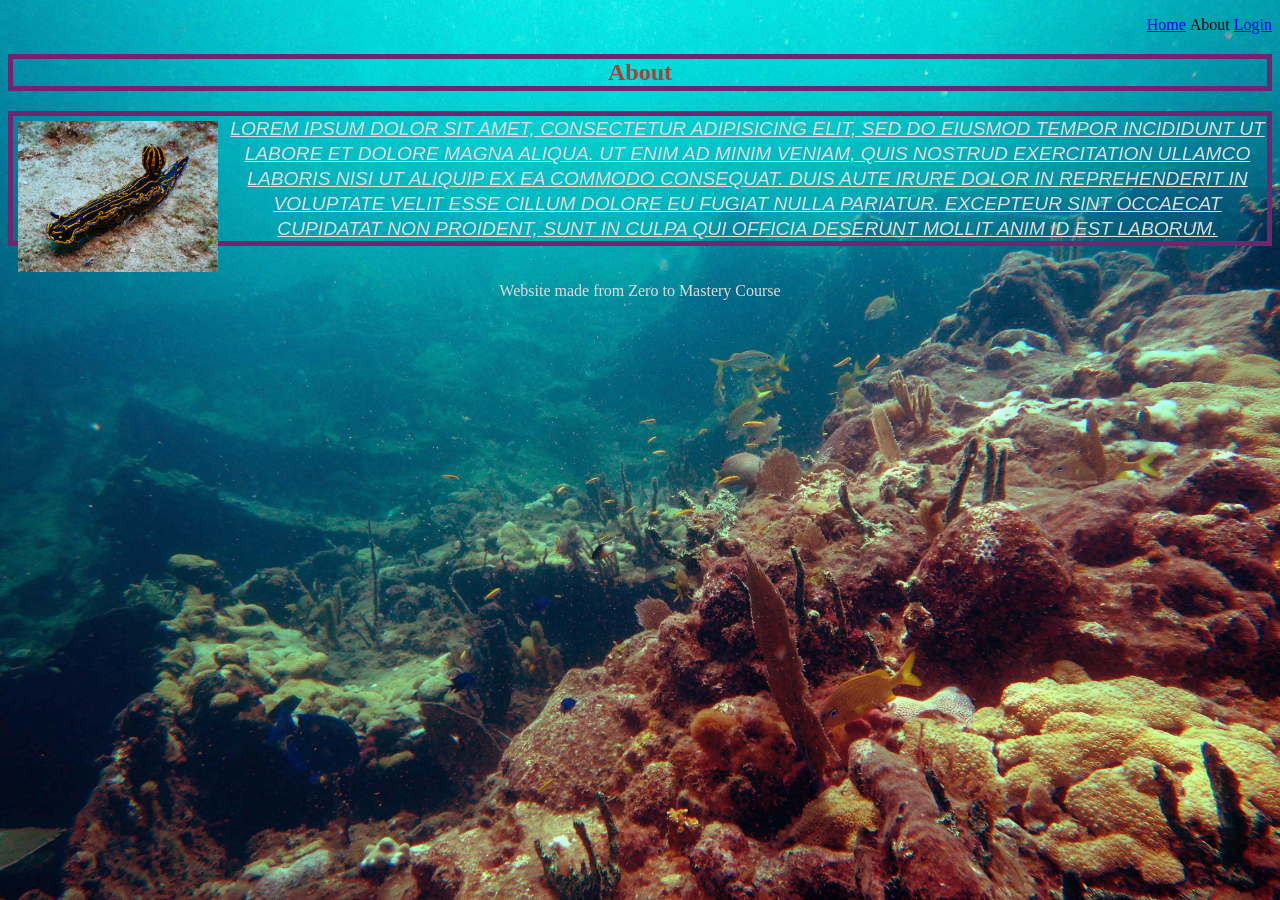
<file: CSS/about.html>
<!DOCTYPE html>
<html>
<head>
  <title>My first website!</title>
  <link rel="stylesheet" type="text/css" href="style.css">
</head>
<body>
  <header>
    <nav>
      <ul>
        <li><a href="index.html">Home</a></li>
        <li>About</li>
        <li><a href="login.html">Login</a></li>
      </ul>
    </nav>
  </header>
  <section>
    <h2>About</h2>
    <img src="img1.jpg" width="200">
    <p>Lorem ipsum dolor sit amet, consectetur adipisicing elit, sed do eiusmod
    tempor incididunt ut labore et dolore magna aliqua. Ut enim ad minim veniam,
    quis nostrud exercitation ullamco laboris nisi ut aliquip ex ea commodo
    consequat. Duis aute irure dolor in reprehenderit in voluptate velit esse
    cillum dolore eu fugiat nulla pariatur. Excepteur sint occaecat cupidatat non
    proident, sunt in culpa qui officia deserunt mollit anim id est laborum.</p>
  </section>
  <footer>Website made from Zero to Mastery Course</footer>
</body>
</html>
</file>
<file: CSS/style.css>
body {
    background-image: url(background.jpg);
    background-size: cover;
    background-repeat: no-repeat;
}

h2, p {
    color: #AA4139;
    text-align: center;
    border: 5px solid #6F256F;
    cursor: pointer;
}

p {
    color: #F76775;
    text-decoration: underline;
    text-transform: uppercase;
    line-height: 25px;
    font-style: italic;
    font-weight: 500;
    font-size: 1.2rem;
    font-family:Arial, Helvetica, sans-serif;
}

p {
    color: #DDDDDD;
}

li {
    list-style: none;
    display: inline-block;
}

img {
    float: left;
    padding: 10px;
}

footer {
    clear: both;
    text-align: center;
    color: #DDDDDD;
}

.webtext {
    border: 5px dashed green;
}

.active {
    color: red;
}

#div1 {
    background: rgba(0, 100, 255, 0.2);
}

#div2 {
    background: rgba(255, 0, 100, 0.2);
}

* {
    text-align: right;
}
</file>
<file: Adv CSS/Boostrap/style.css>
.btn-danger {
    background-color: orange;
}
</file>
<file: Adv CSS/ItaniMedical/style.css>
* {
    margin: 0;
}

body {
    background-color: #00beef;
    overflow-x: hidden;
}

.navbar-brand {
    margin-left: 2.5%;
}

.navbar {
    width: 100%;
}

.jumbotron {
    height: 100vh;
    width: 100vw;
    text-align: center;
    align-items: center;
    padding: 10%
}

.card {
    margin: 5px auto;
}

.doctor-img {
    width: 50%;
    margin: 2% auto;
}

.doctor-text {
    margin: 2.5% 10%;
}

.btn {
    margin: 2.5% auto;
}

.contact-info {
    margin: 0 auto;
    text-align: center;
    margin-bottom: 2.5%;
}

.hours {
    list-style-type: none;
}
</file>
<file: Adv CSS/Robot Friend/style.css>
h1 {
	text-align: center;
	font-family: 'Roboto', sans-serif;
}

.robots {
	flex-wrap: wrap;
	display: flex;
	justify-content: center;
}

.head, 
.left_arm, 
.torso, 
.right_arm, 
.left_leg, 
.right_leg {
	 background-color: #5f93e8;
}

.head { 
	width: 200px; 
	margin: 0 auto; 
	height: 150px; 
	border-radius: 200px 200px 0 0; 
	margin-bottom: 10px;
} 

.eyes {
	display: flex;
}

.head:hover {
	width: 300px;
    transition: 1s ease-in-out;
}

.upper_body { 
	width: 300px; 
	height: 150px;
	display: flex; 
} 

.left_arm, .right_arm { 
	width: 40px; 
	height: 125px;
	border-radius: 100px; 
} 

.left_arm { 
	margin-right: 10px; 
} 

.right_arm { 
	margin-left: 10px;
} 

.torso { 
	width: 200px; 
	height: 200px;
	border-radius: 0 0 50px 50px; 
} 

.lower_body { 
	width: 200px; 
	height: 200px;
	display: flex;
	/* This is another useful property. Hmm what do you think it does?*/
	margin: 0 auto;

} 

.left_leg, .right_leg { 
	width: 40px; 
	height: 120px;
	border-radius: 0 0 100px 100px; 
} 

.left_leg { 
	margin-left: 45px; 
	transition: all .3s;
} 

.left_leg:hover {
	-webkit-transform: rotate(20deg);
    -moz-transform: rotate(20deg);
    -o-transform: rotate(20deg);
    -ms-transform: rotate(20deg);
    transform: rotate(20deg);
}

.right_leg { 
	margin-left: 30px;
	transition: all .3s;
}

.right_leg:hover {
	-webkit-transform: rotate(-20deg);
    -moz-transform: rotate(-20deg);
    -o-transform: rotate(-20deg);
    -ms-transform: rotate(-20deg);
    transform: rotate(-20deg);
}

.left_eye, .right_eye { 
	width: 20px; 
	height: 20px; 
	border-radius: 15px; 
	background-color: white;  
} 

.left_eye { 
	/* These properties are new and you haven't encountered
	in this course. Check out CSS Tricks to see what it does! */
	position: relative; 
	top: 100px; 
	left: 40px; 
} 

.right_eye { 
	position: relative; 
	top: 100px; 
	left: 120px; 
}
</file>
<file: CSS Grid and CSS Layour/Grid/style.css>
.container {
    display: grid;
    /* Same as the repeat(). */
    /* grid-template-columns: 1fr 1fr 1fr; */
    grid-template-columns: repeat(auto-fill, minmax(200px, 1fr));
    /* formally grid-gap */
    gap: 20px;
    grid-template-rows: 1fr;
    justify-items: stretch;
}

.green {
    /* grid-column-start: 1;
    grid-column-end: 3;  */

    /* grid-column: 1/-1; */

    grid-column: span 2;

    grid-row: 1/3;

    justify-self: auto;

}

.zone {
    cursor:pointer;
    /* display: inline-block; */
    text-align: center;
    font-size:10em;
    border-radius:4px;
    border:1px solid #bbb;
    transition: all 0.3s linear;
}

.zone:hover {
    -webkit-box-shadow:rgba(0,0,0,0.8) 0px 5px 15px, inset rgba(0,0,0,0.15) 0px -10px 20px;
    -moz-box-shadow:rgba(0,0,0,0.8) 0px 5px 15px, inset rgba(0,0,0,0.15) 0px -10px 20px;
    -o-box-shadow:rgba(0,0,0,0.8) 0px 5px 15px, inset rgba(0,0,0,0.15) 0px -10px 20px;
    box-shadow:rgba(0,0,0,0.8) 0px 5px 15px, inset rgba(0,0,0,0.15) 0px -10px 20px;
}


/*https://paulund.co.uk/how-to-create-shiny-css-buttons*/
/***********************************************************************
 *  Green Background
 **********************************************************************/
.green{
    background: #56B870; /* Old browsers */
    background: -moz-linear-gradient(top, #56B870 0%, #a5c956 100%); /* FF3.6+ */
    background: -webkit-gradient(linear, left top, left bottom, color-stop(0%,#56B870), color-stop(100%,#a5c956)); /* Chrome,Safari4+ */
    background: -webkit-linear-gradient(top, #56B870 0%,#a5c956 100%); /* Chrome10+,Safari5.1+ */
    background: -o-linear-gradient(top, #56B870 0%,#a5c956 100%); /* Opera 11.10+ */
    background: -ms-linear-gradient(top, #56B870 0%,#a5c956 100%); /* IE10+ */
    background: linear-gradient(top, #56B870 0%,#a5c956 100%); /* W3C */
}

/***********************************************************************
 *  Red Background
 **********************************************************************/
.red{
    background: #C655BE; /* Old browsers */
    background: -moz-linear-gradient(top, #C655BE 0%, #cf0404 100%); /* FF3.6+ */
    background: -webkit-gradient(linear, left top, left bottom, color-stop(0%,#C655BE), color-stop(100%,#cf0404)); /* Chrome,Safari4+ */
    background: -webkit-linear-gradient(top, #C655BE 0%,#cf0404 100%); /* Chrome10+,Safari5.1+ */
    background: -o-linear-gradient(top, #C655BE 0%,#cf0404 100%); /* Opera 11.10+ */
    background: -ms-linear-gradient(top, #C655BE 0%,#cf0404 100%); /* IE10+ */
    background: linear-gradient(top, #C655BE 0%,#cf0404 100%); /* W3C */
}

/***********************************************************************
 *  Yellow Background
 **********************************************************************/
.yellow{
    background: #F3AAAA; /* Old browsers */
    background: -moz-linear-gradient(top, #F3AAAA 0%, #febf04 100%); /* FF3.6+ */
    background: -webkit-gradient(linear, left top, left bottom, color-stop(0%,#F3AAAA), color-stop(100%,#febf04)); /* Chrome,Safari4+ */
    background: -webkit-linear-gradient(top, #F3AAAA 0%,#febf04 100%); /* Chrome10+,Safari5.1+ */
    background: -o-linear-gradient(top, #F3AAAA 0%,#febf04 100%); /* Opera 11.10+ */
    background: -ms-linear-gradient(top, #F3AAAA 0%,#febf04 100%); /* IE10+ */
    background: linear-gradient(top, #F3AAAA 0%,#febf04 100%); /* W3C */
}

/***********************************************************************
 *  Blue Background
 **********************************************************************/
.blue{
    background: #7abcff; /* Old browsers */
    background: -moz-linear-gradient(top, #7abcff 0%, #60abf8 44%, #4096ee 100%); /* FF3.6+ */
    background: -webkit-gradient(linear, left top, left bottom, color-stop(0%,#7abcff), color-stop(44%,#60abf8), color-stop(100%,#4096ee)); /* Chrome,Safari4+ */
    background: -webkit-linear-gradient(top, #7abcff 0%,#60abf8 44%,#4096ee 100%); /* Chrome10+,Safari5.1+ */
    background: -o-linear-gradient(top, #7abcff 0%,#60abf8 44%,#4096ee 100%); /* Opera 11.10+ */
    background: -ms-linear-gradient(top, #7abcff 0%,#60abf8 44%,#4096ee 100%); /* IE10+ */
    background: linear-gradient(top, #7abcff 0%,#60abf8 44%,#4096ee 100%); /* W3C */
}

/***********************************************************************
 *  Purple Background
 **********************************************************************/
.purple {
    background: #A88BEB; /* Old browsers */
    background: -moz-linear-gradient(top, #A88BEB 0%, #F1A7F1 44%, #F8CEEC 100%); /* FF3.6+ */
    background: -webkit-gradient(linear, left top, left bottom, color-stop(0%,#A88BEB), color-stop(44%,#F1A7F1), color-stop(100%,#F8CEEC)); /* Chrome,Safari4+ */
    background: -webkit-linear-gradient(top, #A88BEB 0%,#F1A7F1 44%,#F8CEEC 100%); /* Chrome10+,Safari5.1+ */
    background: -o-linear-gradient(top, #A88BEB 0%,#F1A7F1 44%,#F8CEEC 100%); /* Opera 11.10+ */
    background: -ms-linear-gradient(top, #A88BEB 0%,#F1A7F1 44%,#F8CEEC 100%); /* IE10+ */
    background: linear-gradient(top, #A88BEB 0%,#F1A7F1 44%,#F8CEEC 100%); /* W3C */
}

/***********************************************************************
 *  Brown Background
 **********************************************************************/
.brown {
    background: #f6e6b4; /* Old browsers */
    background: -moz-linear-gradient(top, #f6e6b4 0%, #ed9017 100%); /* FF3.6+ */
    background: -webkit-gradient(linear, left top, left bottom, color-stop(0%,#f6e6b4), color-stop(100%,#ed9017)); /* Chrome,Safari4+ */
    background: -webkit-linear-gradient(top, #f6e6b4 0%,#ed9017 100%); /* Chrome10+,Safari5.1+ */
    background: -o-linear-gradient(top, #f6e6b4 0%,#ed9017 100%); /* Opera 11.10+ */
    background: -ms-linear-gradient(top, #f6e6b4 0%,#ed9017 100%); /* IE10+ */
    background: linear-gradient(top, #f6e6b4 0%,#ed9017 100%); /* W3C */
    filter: progid:DXImageTransform.Microsoft.gradient( startColorstr='#f6e6b4', endColorstr='#ed9017',GradientType=0 ); /* IE6-9 */
}
</file>
<file: CSS Grid and CSS Layour/Layout/style.css>
* {
    margin: 0;
}



/********** Nav **********/
nav {
    z-index: 1;
}

.main-nav {
    display: flex;
    list-style: none;
    font-size: 0.7em;
    margin: 0;
}

@media only screen and (max-width: 600px) {
    .main-nav {
        font-size: 0.5em;
        padding:0;
    }
}

li {
    padding: 20px;
}

a {
    color: #F5F5F6;
    text-decoration: none;
}

.push {
    margin-left: auto;
}

.sticky {
    position: fixed;
    top: 0;
    width: 100%;
}

/********** Cover **********/
.container {
    display: flex;
    align-items: center;
    justify-content: center;
    height: 50vh;
}

.cover {
    max-height: 80%;
    max-width: 70vh;
    margin-top: 20px;
}

/********** Project Grid **********/
.grid-wrapper {
    display: grid;
    gap: 20px;
    grid-template-columns: repeat(auto-fill, minmax(350px, 1fr));
}

.box > img {
    width: 100%;
}

.box {
    background-color: #444444;
    padding: 130px;
    margin: 20px;
    z-index: 0;
}

/********** Footer **********/
footer {
    text-align: center;
    padding: 15px;
}

.copyright {
    font-size: 0.6em;
}

body {
    margin: auto 0;
    font-family: Arial, Helvetica, sans-serif;
}

.zone {
    /* padding:30px 50px;
    margin:40px 60px; */
    cursor:pointer;
    /* display:inline-block; */
    color:#FFF;
    font-size:2em;
    border-radius:4px;
    border:1px solid #bbb;
    transition: all 0.3s linear;
}

.zone:hover {
    -webkit-box-shadow:rgba(0,0,0,0.8) 0px 5px 15px, inset rgba(0,0,0,0.15) 0px -10px 20px;
    -moz-box-shadow:rgba(0,0,0,0.8) 0px 5px 15px, inset rgba(0,0,0,0.15) 0px -10px 20px;
    -o-box-shadow:rgba(0,0,0,0.8) 0px 5px 15px, inset rgba(0,0,0,0.15) 0px -10px 20px;
    box-shadow:rgba(0,0,0,0.8) 0px 5px 15px, inset rgba(0,0,0,0.15) 0px -10px 20px;
}

.box:hover {
    -webkit-transform: rotate(-5deg);
    -moz-transform: rotate(-5deg);
    -o-transform: rotate(-5deg);
    transform: rotate(-5deg);
}

/*https://paulund.co.uk/how-to-create-shiny-css-buttons*/
/***********************************************************************
 *  Green Background
 **********************************************************************/
.green{
    background: #56B870; /* Old browsers */
    background: -moz-linear-gradient(top, #56B870 0%, #a5c956 100%); /* FF3.6+ */
    background: -webkit-gradient(linear, left top, left bottom, color-stop(0%,#56B870), color-stop(100%,#a5c956)); /* Chrome,Safari4+ */
    background: -webkit-linear-gradient(top, #56B870 0%,#a5c956 100%); /* Chrome10+,Safari5.1+ */
    background: -o-linear-gradient(top, #56B870 0%,#a5c956 100%); /* Opera 11.10+ */
    background: -ms-linear-gradient(top, #56B870 0%,#a5c956 100%); /* IE10+ */
    background: linear-gradient(top, #56B870 0%,#a5c956 100%); /* W3C */
}

/***********************************************************************
 *  Red Background
 **********************************************************************/
.red{
    background: #C655BE; /* Old browsers */
    background: -moz-linear-gradient(top, #C655BE 0%, #cf0404 100%); /* FF3.6+ */
    background: -webkit-gradient(linear, left top, left bottom, color-stop(0%,#C655BE), color-stop(100%,#cf0404)); /* Chrome,Safari4+ */
    background: -webkit-linear-gradient(top, #C655BE 0%,#cf0404 100%); /* Chrome10+,Safari5.1+ */
    background: -o-linear-gradient(top, #C655BE 0%,#cf0404 100%); /* Opera 11.10+ */
    background: -ms-linear-gradient(top, #C655BE 0%,#cf0404 100%); /* IE10+ */
    background: linear-gradient(top, #C655BE 0%,#cf0404 100%); /* W3C */
}

/***********************************************************************
 *  Yellow Background
 **********************************************************************/
.yellow{
    background: #F3AAAA; /* Old browsers */
    background: -moz-linear-gradient(top, #F3AAAA 0%, #febf04 100%); /* FF3.6+ */
    background: -webkit-gradient(linear, left top, left bottom, color-stop(0%,#F3AAAA), color-stop(100%,#febf04)); /* Chrome,Safari4+ */
    background: -webkit-linear-gradient(top, #F3AAAA 0%,#febf04 100%); /* Chrome10+,Safari5.1+ */
    background: -o-linear-gradient(top, #F3AAAA 0%,#febf04 100%); /* Opera 11.10+ */
    background: -ms-linear-gradient(top, #F3AAAA 0%,#febf04 100%); /* IE10+ */
    background: linear-gradient(top, #F3AAAA 0%,#febf04 100%); /* W3C */
}

/***********************************************************************
 *  Blue Background
 **********************************************************************/
.blue{
    background: #7abcff; /* Old browsers */
    background: -moz-linear-gradient(top, #7abcff 0%, #60abf8 44%, #4096ee 100%); /* FF3.6+ */
    background: -webkit-gradient(linear, left top, left bottom, color-stop(0%,#7abcff), color-stop(44%,#60abf8), color-stop(100%,#4096ee)); /* Chrome,Safari4+ */
    background: -webkit-linear-gradient(top, #7abcff 0%,#60abf8 44%,#4096ee 100%); /* Chrome10+,Safari5.1+ */
    background: -o-linear-gradient(top, #7abcff 0%,#60abf8 44%,#4096ee 100%); /* Opera 11.10+ */
    background: -ms-linear-gradient(top, #7abcff 0%,#60abf8 44%,#4096ee 100%); /* IE10+ */
    background: linear-gradient(top, #7abcff 0%,#60abf8 44%,#4096ee 100%); /* W3C */
}
</file>
<file: DOM Manipulation/BackgroundGenerator/style.css>
body {
    font: 'Raleway', sans-serif;
    color: rgba(0, 0, 0, .5);
    text-align: center;
    text-transform: uppercase;
    letter-spacing: .5em;
    top: 15%;
    background: linear-gradient(to right, red, yellow);
}

h1 {
    font: 600 3.5em 'Raleway', sans-serif;
    color: rgba(0, 0, 0, .5);
    text-align: center;
    text-transform: uppercase;
    letter-spacing: .5em;
    width: 100%;
}

h3 {
    font: 900 1em 'Raleway', sans-serif;
    color:rgba(0, 0, 0, .5);
    text-align: center;
    text-transform: none;
    letter-spacing: 0.01em;
}
</file>
<file: DOM Manipulation/ShoppingList/style.css>
body {
    margin: 0;
    padding: 0;
    background-color: #2185f6;
    background-image: url("data:image/svg+xml,%3Csvg xmlns='http://www.w3.org/2000/svg' width='600' height='600' viewBox='0 0 600 600'%3E%3Cpath fill='%2378b1f2' fill-opacity='0.69' d='M600 325.1v-1.17c-6.5 3.83-13.06 7.64-14.68 8.64-10.6 6.56-18.57 12.56-24.68 19.09-5.58 5.95-12.44 10.06-22.42 14.15-1.45.6-2.96 1.2-4.83 1.9l-4.75 1.82c-9.78 3.75-14.8 6.27-18.98 10.1-4.23 3.88-9.65 6.6-16.77 8.84-1.95.6-3.99 1.17-6.47 1.8l-6.14 1.53c-5.29 1.35-8.3 2.37-10.54 3.78-3.08 1.92-6.63 3.26-12.74 5.03a384.1 384.1 0 0 1-4.82 1.36c-2.04.58-3.6 1.04-5.17 1.52a110.03 110.03 0 0 0-11.2 4.05c-2.7 1.15-5.5 3.93-8.78 8.4a157.68 157.68 0 0 0-6.15 9.2c-5.75 9.07-7.58 11.74-10.24 14.51a50.97 50.97 0 0 1-4.6 4.22c-2.33 1.9-10.39 7.54-11.81 8.74a14.68 14.68 0 0 0-3.67 4.15c-1.24 2.3-1.9 4.57-2.78 8.87-2.17 10.61-3.52 14.81-8.2 22.1-4.07 6.33-6.8 9.88-9.83 12.99-.47.48-.95.96-1.5 1.48l-3.75 3.56c-1.67 1.6-3.18 3.12-4.86 4.9a42.44 42.44 0 0 0-9.89 16.94c-2.5 8.13-2.72 15.47-1.76 27.22.47 5.82.51 6.36.51 8.18 0 10.51.12 17.53.63 25.78.24 4.05.56 7.8.97 11.22h.9c-1.13-9.58-1.5-21.83-1.5-37 0-1.86-.04-2.4-.52-8.26-.94-11.63-.72-18.87 1.73-26.85a41.44 41.44 0 0 1 9.65-16.55c1.67-1.76 3.18-3.27 4.83-4.85.63-.6 3.13-2.96 3.75-3.57a71.6 71.6 0 0 0 1.52-1.5c3.09-3.16 5.86-6.76 9.96-13.15 4.77-7.42 6.15-11.71 8.34-22.44.86-4.21 1.5-6.4 2.68-8.6.68-1.25 1.79-2.48 3.43-3.86 1.38-1.15 9.43-6.8 11.8-8.72 1.71-1.4 3.26-2.81 4.7-4.3 2.72-2.85 4.56-5.54 10.36-14.67a156.9 156.9 0 0 1 6.1-9.15c3.2-4.33 5.9-7.01 8.37-8.07 3.5-1.5 7.06-2.77 11.1-4.02a233.84 233.84 0 0 1 7.6-2.2l2.38-.67c6.19-1.79 9.81-3.16 12.98-5.15 2.14-1.33 5.08-2.33 10.27-3.65l6.14-1.53c2.5-.63 4.55-1.2 6.52-1.82 7.24-2.27 12.79-5.06 17.15-9.05 4.05-3.72 9-6.2 18.66-9.9l4.75-1.82c1.87-.72 3.39-1.31 4.85-1.91 10.1-4.15 17.07-8.32 22.76-14.4 6.05-6.45 13.95-12.4 24.49-18.92 1.56-.96 7.82-4.6 14.15-8.33v-64.58c-4 8.15-8.52 14.85-12.7 17.9-2.51 1.82-5.38 4.02-9.04 6.92a1063.87 1063.87 0 0 0-6.23 4.98l-1.27 1.02a2309.25 2309.25 0 0 1-4.87 3.9c-7.55 6-12.9 10.05-17.61 13.19-3.1 2.06-3.86 2.78-8.06 7.13-5.84 6.07-11.72 8.62-29.15 10.95-11.3 1.5-20.04 4.91-30.75 11.07-1.65.94-7.27 4.27-6.97 4.1-2.7 1.58-4.69 2.69-6.64 3.66-5.63 2.8-10.47 4.17-15.71 4.17-17.13 0-41.44 11.51-51.63 22.83-12.05 13.4-31.42 27.7-45.25 31.16-7.4 1.85-11.85 7.05-14.04 14.69-1.26 4.4-1.58 8.28-1.58 13.82 0 .82.01.98.24 3.63.45 5.18.35 8.72-.77 13.26-1.53 6.2-4.89 12.6-10.59 19.43-13.87 16.65-22.88 46.58-22.88 71.68 0 2.39.02 4.26.06 8.75.12 10.8.1 15.8-.22 21.95-.56 11.18-2.09 20.73-5 29.3h-1.05c2.94-8.56 4.49-18.12 5.05-29.35.31-6.13.34-11.1.22-21.9-.04-4.48-.06-6.36-.06-8.75 0-25.32 9.07-55.47 23.12-72.32 5.6-6.72 8.88-12.99 10.38-19.03 1.09-4.4 1.18-7.85.74-12.93-.23-2.7-.24-2.86-.24-3.72 0-5.62.32-9.57 1.62-14.1 2.28-7.95 6.97-13.44 14.76-15.39 13.6-3.4 32.82-17.59 44.75-30.84C409 360.14 433.58 348.5 451 348.5c5.07 0 9.77-1.33 15.26-4.07 1.93-.96 3.9-2.05 6.58-3.62-.3.18 5.33-3.16 6.98-4.11 10.82-6.21 19.66-9.67 31.11-11.2 17.23-2.3 22.9-4.75 28.57-10.64 4.25-4.41 5.04-5.16 8.22-7.28 4.68-3.11 10.01-7.14 17.55-13.14a1113.33 1113.33 0 0 0 4.86-3.89l1.28-1.02a4668.54 4668.54 0 0 1 6.23-4.98c3.67-2.9 6.55-5.12 9.07-6.95 4.37-3.19 9.16-10.56 13.29-19.4v66.9zm0-116.23c-.62.01-1.27.06-1.95.13-6.13.63-13.83 3.45-21.83 7.45-3.64 1.82-8.46 2.67-14.17 2.71-4.7.04-9.72-.47-14.73-1.33-1.7-.3-3.26-.61-4.67-.93a31.55 31.55 0 0 0-3.55-.57 273.4 273.4 0 0 0-16.66-.88c-10.42-.16-17.2.74-17.97 2.73-.38.97.6 2.55 3.03 4.87 1.01.97 2.22 2.03 4.04 3.55a1746.07 1746.07 0 0 0 4.79 4.02c1.39 1.2 3.1 1.92 5.5 2.5.7.16.86.2 2.64.54 3.53.7 5.03 1.25 6.15 2.63 1.41 1.76 1.4 4.54-.15 8.88-2.44 6.83-5.72 10.05-10.19 10.33-3.63.23-7.6-1.29-14.52-5.06-4.53-2.47-6.82-7.3-8.32-15.26-.17-.87-.32-1.78-.5-2.86l-.43-2.76c-1.05-6.58-1.9-9.2-3.73-10.11-.81-.4-1.59-.74-2.36-1-2.27-.77-4.6-1.02-8.1-.92-2.29.07-14.7 1-13.77.93-20.55 1.37-28.8 5.05-37.09 14.99a133.07 133.07 0 0 0-4.25 5.44l-2.3 3.09-2.51 3.32c-4.1 5.36-7.06 8.48-10.39 11.12-.65.52-1.33 1.04-2.13 1.62l-4.11 2.94a106.8 106.8 0 0 0-5.16 3.99c-4.55 3.74-9.74 8.6-16.25 15.38-8.25 8.58-11.78 13.54-11.7 15.95.07 1.65 1.64 2.11 6.79 2.38 1.61.09 2.15.12 2.98.2 2.95.24 5.09.73 6.81 1.68 7.48 4.15 11.63 7.26 13.95 11.58 3.3 6.15.8 12.88-8.89 20.26-8.28 6.3-11.1 10.37-11.31 14.96-.06 1.17 0 1.93.26 4.43.69 6.47.25 10.65-2.8 17.42a44.23 44.23 0 0 1-4.16 7.53c-2.82 3.97-5.47 5.74-10.6 7.69-.43.16-3.34 1.23-4.27 1.59-1.8.68-3.38 1.36-5.01 2.14-4.18 2-8.4 4.6-13.1 8.24-8.44 6.51-13.23 14.56-15.98 25.06-1.1 4.2-1.55 6.81-2.8 15.21-1.26 8.6-2.17 12.64-4.08 16.55-2.1 4.28-11.93 26.59-12.97 28.88a382.7 382.7 0 0 1-6.37 13.41c-4.07 8.11-7.61 14.07-10.73 17.81-5.38 6.46-8.98 14.37-13.77 28.42a810.14 810.14 0 0 0-1.89 5.6c-1.8 5.35-2.96 8.6-4.26 11.85-6.13 15.32-25.43 26.31-46.46 26.31-11.2 0-20.58-2.74-31.02-8.55-5.6-3.13-4.55-2.42-22.26-14.54-14.33-9.8-17.7-10.73-20.47-6.9-.37.5-1.81 2.74-1.83 2.77a52.24 52.24 0 0 1-4.94 5.9c-.73.79-5.52 5.87-6.97 7.45-2.38 2.6-4.3 4.81-5.98 6.93a45.6 45.6 0 0 0-5.08 7.66c-1.29 2.57-1.9 5.25-2.66 10.6a997.6 997.6 0 0 1-.46 3.18h-1l.47-3.32c.77-5.45 1.4-8.2 2.75-10.9a46.54 46.54 0 0 1 5.2-7.84c1.7-2.14 3.63-4.38 6.03-6.98 1.45-1.59 6.24-6.68 6.96-7.46a51.58 51.58 0 0 0 4.84-5.78s1.47-2.26 1.86-2.8c3.25-4.5 7.08-3.44 21.84 6.67 17.67 12.08 16.62 11.38 22.19 14.48 10.3 5.73 19.5 8.43 30.53 8.43 20.65 0 39.57-10.77 45.54-25.69a219.7 219.7 0 0 0 4.24-11.8 6752.32 6752.32 0 0 0 1.88-5.6c4.83-14.16 8.47-22.14 13.96-28.73 3.05-3.66 6.56-9.57 10.6-17.61 1.97-3.93 4.04-8.31 6.35-13.38 1.03-2.28 10.88-24.61 12.98-28.91 1.85-3.79 2.75-7.76 4-16.25 1.24-8.44 1.7-11.07 2.81-15.32 2.8-10.7 7.71-18.94 16.33-25.6a73.18 73.18 0 0 1 13.29-8.35c1.66-.8 3.27-1.48 5.08-2.18.94-.36 3.86-1.43 4.28-1.59 4.95-1.88 7.44-3.55 10.14-7.33 1.35-1.9 2.68-4.3 4.06-7.37 2.97-6.58 3.39-10.59 2.72-16.9a27.13 27.13 0 0 1-.27-4.58c.22-4.94 3.21-9.24 11.7-15.7 9.33-7.11 11.66-13.34 8.62-19-2.2-4.09-6.25-7.12-13.55-11.17-1.57-.88-3.6-1.33-6.42-1.57-.8-.07-1.34-.1-2.95-.19-5.77-.3-7.63-.85-7.72-3.34-.1-2.81 3.5-7.87 11.97-16.69 6.53-6.8 11.75-11.69 16.33-15.45 1.79-1.47 3.42-2.72 5.2-4.03l4.12-2.94c.79-.58 1.46-1.08 2.1-1.59 3.26-2.6 6.16-5.65 10.21-10.94a383.2 383.2 0 0 0 2.5-3.32l2.31-3.09c1.8-2.39 3.04-4 4.29-5.48 8.47-10.17 16.98-13.96 37.27-15.3-.44.02 12-.9 14.32-.98 3.62-.1 6.05.16 8.46.98.8.27 1.62.62 2.47 1.04 2.27 1.14 3.17 3.87 4.27 10.85l.44 2.76c.17 1.07.33 1.97.5 2.83 1.44 7.69 3.62 12.29 7.8 14.57 6.76 3.68 10.6 5.15 13.99 4.94 4-.25 6.99-3.17 9.3-9.67 1.45-4.04 1.46-6.49.32-7.92-.9-1.12-2.28-1.62-5.57-2.27a55.8 55.8 0 0 1-2.67-.55c-2.54-.6-4.39-1.4-5.93-2.71a252.63 252.63 0 0 0-4.78-4.01 84.35 84.35 0 0 1-4.08-3.6c-2.73-2.6-3.86-4.43-3.28-5.95 1.02-2.64 7.82-3.54 18.93-3.37a230.56 230.56 0 0 1 16.73.88c2.76.39 3.2.49 3.68.6 1.4.3 2.95.62 4.62.91a82.9 82.9 0 0 0 14.56 1.32c5.56-.04 10.24-.86 13.73-2.6 8.1-4.05 15.89-6.9 22.17-7.56.7-.07 1.4-.11 2.05-.13v1zm0-100.94v1.5c-8.62 16.05-17.27 29.55-23.65 35.92-3.19 3.2-7.62 4.9-13.54 5.56-4.45.48-8.28.4-19.18-.2-9.91-.55-15.32-.44-20.52.78a84.05 84.05 0 0 1-15 2.11l-2.25.14c-12.49.75-19.37 1.78-32.72 5.74-4.5 1.33-9.27 2.49-14.3 3.48a246.27 246.27 0 0 1-32.6 3.97c-7.56.45-13.21.57-20.24.57-5.4 0-11.9 1.61-18 5.18-8.3 4.87-15.06 12.87-19.53 24.5a68.57 68.57 0 0 1-4.56 9.8c-3.6 6.2-6.92 8.99-13.38 12.18l-4.03 1.96a64.48 64.48 0 0 0-15.16 10.25c-8.2 7.33-13.72 16.63-22.54 35.6l-2.08 4.49c-7.3 15.7-11.5 23.3-17.35 29.87-7.7 8.66-20.25 14.42-40.31 20.08-4.37 1.23-19.04 5.08-19.24 5.13-6.92 1.87-11.68 3.34-15.63 4.92-10.55 4.22-18.71 10.52-36.38 26.52l-1.7 1.54c-8.58 7.76-13.41 11.9-18.81 15.88-3.95 2.9-8 5.67-12.97 8.91-2.06 1.34-10.3 6.6-12.33 7.94-11.52 7.5-18.53 13.04-24.62 20.08a62.01 62.01 0 0 0-6.44 8.85c-4.13 6.91-6.27 13.15-9.2 25.11l-1.54 6.26c-.6 2.45-1.15 4.54-1.72 6.58-2.97 10.7-6.9 17.36-14.78 26.91L69.6 491a148.51 148.51 0 0 0-4.19 5.3 23.9 23.9 0 0 0-3.44 6.28c-1.16 3.23-1.52 5.9-1.87 11.94-.58 10.05-1.42 15.04-4.63 22.67-1.57 3.72-5.66 14.02-6.41 15.8a73.46 73.46 0 0 1-3.57 7.4c-2.88 5.14-6.71 10.12-13.12 16.95-5.96 6.36-8.87 10.9-10.61 16a56.88 56.88 0 0 0-1.38 4.82l-.46 1.84h-1.03l.52-2.08c.52-2.09.92-3.49 1.4-4.9 1.8-5.25 4.78-9.9 10.84-16.36 6.35-6.78 10.13-11.7 12.97-16.77a72.5 72.5 0 0 0 3.52-7.29c.75-1.76 4.84-12.06 6.4-15.8 3.17-7.5 3.99-12.4 4.56-22.33.35-6.14.72-8.88 1.93-12.23a24.9 24.9 0 0 1 3.58-6.54c1.27-1.7 2.6-3.37 4.22-5.34l4.11-4.95c7.8-9.46 11.66-16 14.59-26.54.56-2.04 1.1-4.12 1.71-6.56l1.53-6.26c2.96-12.04 5.13-18.36 9.32-25.39 1.84-3.08 4-6.05 6.54-8.99 6.17-7.12 13.24-12.7 24.83-20.26 2.05-1.33 10.28-6.6 12.33-7.94 4.96-3.22 9-5.98 12.92-8.87 5.37-3.95 10.19-8.08 18.74-15.82l1.7-1.54c17.76-16.09 25.98-22.43 36.67-26.7 4-1.6 8.8-3.09 15.75-4.96.21-.06 14.87-3.9 19.22-5.13 19.9-5.61 32.32-11.31 39.85-19.78 5.76-6.48 9.93-14.02 17.18-29.64l2.09-4.5c8.87-19.07 14.44-28.46 22.77-35.9a65.48 65.48 0 0 1 15.38-10.4l4.04-1.97c6.3-3.1 9.47-5.77 12.96-11.77a67.6 67.6 0 0 0 4.48-9.67c4.56-11.84 11.47-20.02 19.97-25 6.25-3.66 12.93-5.32 18.5-5.32 7.01 0 12.65-.12 20.17-.57a245.3 245.3 0 0 0 32.47-3.96c5-.98 9.75-2.13 14.22-3.45 13.43-3.98 20.38-5.02 32.94-5.78l2.24-.14c5.76-.37 9.8-.9 14.85-2.09 5.31-1.25 10.79-1.35 22.6-.7 9.04.5 12.84.58 17.21.1 5.71-.62 9.94-2.26 12.95-5.26 6.44-6.45 15.3-20.37 24.35-36.72zm0 450.21c-1.28-4.6-2.2-10.55-3.33-20.25l-.24-2.04-.23-2.03c-1.82-15.7-3.07-21.98-5.55-24.47-2.46-2.46-3.04-5.03-2.52-8.64.1-.6.18-1.1.39-2.15.69-3.54.77-5.04.08-6.84-.91-2.38-3.31-4.41-7.79-6.26-5.08-2.09-6.52-4.84-4.89-8.44.66-1.45 1.79-3.02 3.52-5.01 1.04-1.2 5.48-5.96 5.08-5.53 6.15-6.7 8.98-11.34 8.98-16.48a15.2 15.2 0 0 1 6.5-12.89v1.26a14.17 14.17 0 0 0-5.5 11.63c0 5.47-2.93 10.29-9.24 17.16.38-.42-4.04 4.33-5.07 5.5-1.67 1.93-2.75 3.43-3.36 4.77-1.37 3.04-.23 5.22 4.36 7.1 4.71 1.95 7.32 4.16 8.34 6.83.78 2.04.7 3.67-.03 7.4-.2 1.03-.3 1.51-.38 2.09-.48 3.33.03 5.59 2.23 7.8 2.74 2.74 3.98 8.96 5.84 25.06l.24 2.03.23 2.04c.82 7.01 1.53 12.06 2.34 16.03v4.33zm0-62.16c-1.4-3.13-4.43-9.9-4.95-11.17-1.02-2.53-1.25-3.8-.91-5.18.2-.84 2.05-4.68 2.32-5.33a70.79 70.79 0 0 0 3.54-11.2v3.99a62.82 62.82 0 0 1-2.62 7.6c-.31.75-2.09 4.46-2.27 5.18-.28 1.12-.08 2.22.87 4.57.41 1.02 2.5 5.7 4.02 9.09v2.45zm0-85.09c-1.65 1.66-3.66 2.9-6.4 4.13-.25.1-13.97 5.47-20.4 8.43-9.35 4.32-16.7 5.9-23.03 5.25-5.08-.53-9.02-2.25-14.77-5.92l-3.2-2.07a77.4 77.4 0 0 0-5.44-3.27c-4.05-2.18-3.25-5.8 1.47-10.47 3.71-3.68 9.6-7.93 18.73-13.8l4.46-2.82c17.95-11.33 18.22-11.5 22.27-14.74 11.25-9 19.69-14.02 26.31-15.1v1.02c-6.37 1.1-14.62 6-25.69 14.86-4.1 3.28-4.34 3.44-22.36 14.8a652.4 652.4 0 0 0-4.45 2.83c-9.07 5.83-14.92 10.05-18.57 13.66-4.31 4.28-4.95 7.13-1.7 8.88 1.7.91 3.29 1.88 5.5 3.3l3.2 2.08c5.64 3.59 9.45 5.25 14.34 5.76 6.13.64 13.32-.9 22.52-5.15 6.46-2.98 20.18-8.35 20.4-8.44 3.04-1.37 5.1-2.71 6.81-4.69v1.47zm0-41.37v1c-6.56.26-12.11 3.13-19.71 9.08l-4.63 3.68a51.87 51.87 0 0 1-4.4 3.14c-.82.52-5.51 3.33-6.22 3.76-3.31 2-6.15 3.8-8.87 5.6a112.61 112.61 0 0 0-8.16 5.92c-4.61 3.72-7.4 6.9-7.97 9.35-.63 2.67 1.48 4.53 7.05 5.46 10.7 1.78 20.92-.05 30.45-4.65a61.96 61.96 0 0 0 17.1-12.2 41.8 41.8 0 0 0 5.36-7.42v1.92a38.94 38.94 0 0 1-4.64 6.19 62.95 62.95 0 0 1-17.39 12.41c-9.7 4.68-20.13 6.55-31.05 4.73-6.06-1-8.65-3.29-7.85-6.67.64-2.74 3.53-6.05 8.31-9.9 2.35-1.9 5.1-3.88 8.24-5.97 2.73-1.82 5.58-3.61 8.9-5.62.72-.44 5.4-3.24 6.22-3.75 1.26-.8 2.6-1.76 4.3-3.09.8-.62 3.9-3.1 4.63-3.67 7.77-6.1 13.49-9.04 20.33-9.3zm0-154.6v1c-1.75-.24-4.3.23-7.82 1.55-10.01 3.75-13.8 5.07-19.15 6.76-1.78.56-2.63.83-3.87 1.24-1.48.5-3.16.76-6.74 1.16a1550.34 1550.34 0 0 0-2.64.3c-7.8.94-11.28 2.47-11.28 6.07 0 4.45 2.89 13.18 7.96 25.81a57.34 57.34 0 0 1 2.33 7.6 258.32 258.32 0 0 1 .84 3.46c1.86 7.62 3.17 10.71 5.56 11.67 2.21.88 4.7.6 7.47-.72 3.48-1.69 7.22-4.94 11.2-9.47 1.52-1.7 2.97-3.49 4.59-5.57l3.16-4.1c2.59-3.23 6.07-12.21 8.39-20.23v3.45c-2.29 7.2-5.27 14.5-7.61 17.41-.44.55-2.67 3.46-3.15 4.09-1.63 2.1-3.1 3.9-4.62 5.62-4.08 4.61-7.9 7.94-11.53 9.7-2.99 1.44-5.77 1.75-8.28.74-2.84-1.13-4.2-4.34-6.15-12.35a2097.48 2097.48 0 0 1-.84-3.46c-.8-3.2-1.47-5.45-2.28-7.46-5.14-12.8-8.04-21.55-8.04-26.19 0-4.37 3.84-6.06 12.16-7.07a160.9 160.9 0 0 1 2.65-.3c3.5-.39 5.15-.64 6.53-1.1 1.26-.42 2.1-.7 3.88-1.26 5.34-1.68 9.11-3 19.1-6.74 3.53-1.32 6.22-1.84 8.18-1.61zM0 292c10.13-11.31 18.13-23.2 23.07-35.39 3.3-8.14 6.09-16.12 10.81-30.55l1.59-4.84c6.53-19.94 10.11-29.82 14.77-39.56 6.07-12.72 12.55-21.18 20.27-25.54 6.66-3.76 10.2-7.86 12.22-13.15a46.6 46.6 0 0 0 1.86-6.58c1.23-5.2 2.05-7.59 3.93-10.36 2.45-3.62 6.27-6.53 12.1-8.96 15.78-6.58 16.73-7.04 18.05-9.01.65-.98.83-2.15.74-4.51-.03-.73-.23-3.82-.24-4A93.8 93.8 0 0 1 119 94c0-10.04.18-11.37 2.37-13.15.52-.42 1.13-.8 2.07-1.3.27-.14 2.18-1.12 2.84-1.48a68.4 68.4 0 0 0 9.12-5.87c2.06-1.54 2.64-2.14 8.01-7.93 3.78-4.09 6.21-6.36 8.96-8.12 3.64-2.33 7.2-3.12 10.9-2.11 4.4 1.2 10.81 2 18.78 2.46 6.9.4 12.9.5 21.95.5 4.87 0 8.97.47 15.4 1.57 7.77 1.33 9.3 1.54 12.38 1.54 4.05 0 7.43-.88 10.68-2.95 5.06-3.22 8.11-4.67 11.2-5.2 3.62-.64 4.77-.46 16.55 2.06 17.26 3.7 30.85 1.36 41.06-9.7 5.1-5.53 5.48-8.9 3.48-14.8-.83-2.42-1.03-3.1-1.17-4.3-.29-2.52.5-4.71 2.71-6.93 2.65-2.65 4.72-9.17 6.22-18.29h2.03c-1.56 9.71-3.77 16.65-6.83 19.7-1.79 1.8-2.36 3.39-2.14 5.28.11 1 .3 1.63 1.07 3.9 2.22 6.53 1.76 10.66-3.9 16.8-10.77 11.66-25.07 14.13-42.95 10.3-11.42-2.45-12.55-2.62-15.78-2.06-2.77.48-5.62 1.84-10.47 4.92a20.93 20.93 0 0 1-11.76 3.27c-3.25 0-4.81-.22-12.73-1.57C212.74 59.46 208.73 59 204 59c-9.1 0-15.11-.1-22.07-.5-8.09-.47-14.62-1.29-19.2-2.54-5.62-1.53-10.17 1.38-17.85 9.66-5.5 5.94-6.08 6.53-8.28 8.18a70.38 70.38 0 0 1-9.38 6.03c-.68.37-2.58 1.35-2.84 1.49-.84.44-1.35.76-1.75 1.08C121.16 83.6 121 84.8 121 94c0 1.85.06 3.54.17 5.44 0 .17.2 3.28.24 4.03.1 2.75-.13 4.29-1.08 5.71-1.67 2.5-2.27 2.8-18.95 9.74-5.48 2.29-8.99 4.96-11.2 8.24-1.71 2.51-2.47 4.73-3.64 9.7-.83 3.5-1.21 4.92-1.94 6.83-2.18 5.73-6.05 10.19-13.1 14.18-7.3 4.12-13.55 12.28-19.46 24.66-4.6 9.64-8.17 19.46-14.67 39.32l-1.58 4.84c-4.75 14.47-7.54 22.48-10.86 30.69-5.28 13.01-13.95 25.65-24.93 37.6v-2.97zm0 78v-.5l1-.01c6.32 0 7.47 5.2 4.6 13.36a60.36 60.36 0 0 1-5.6 11.3v-1.92a57.76 57.76 0 0 0 4.65-9.72c2.69-7.6 1.71-12.02-3.65-12.02-.34 0-.67 0-1 .02v-46.59a340.96 340.96 0 0 0 13.71-8.34c13.66-9.46 29.79-37.6 29.79-53.59 0-18.1 21.57-72.64 32.23-79.42 12.71-8.09 32.24-27.96 35.8-37.75 1.93-5.3 5.5-7.27 14.42-9.37 6.15-1.44 8.64-2.42 10.67-4.79 1.5-1.74 2.72-4.79 4.33-10.3.23-.78 1.9-6.68 2.43-8.46 3.62-12.08 7.3-18.49 13.47-20.39 2.5-.76 3.03-.98 9.74-3.7 7.49-3.03 11.97-4.43 17.12-4.92 6.75-.65 13.13.75 19.55 4.67 5.43 3.32 12.19 4.72 20.17 4.56 6.03-.12 12.2-1.07 19.83-2.8 1.82-.4 7.38-1.74 8.26-1.94 2.69-.6 4.34-.89 5.48-.89 4.97 0 8.93-.05 14.2-.27 7.9-.32 15.56-.92 22.75-1.88 8.5-1.14 15.9-2.73 21.88-4.82 18.9-6.62 32.64-18.3 33.67-27.59.29-2.56.4-2.96 2.79-11.11 2.33-7.95 3.21-12.93 2.72-18.23-.2-2.24-.69-4.38-1.48-6.42-1.5-3.92-2.63-9.4-3.43-16.18h.9c.77 6.47 1.89 11.72 3.47 15.82a24.93 24.93 0 0 1 1.54 6.69c.5 5.46-.4 10.54-2.77 18.6-2.36 8.06-2.47 8.47-2.74 10.95-1.09 9.75-15.1 21.68-34.33 28.41-6.06 2.12-13.52 3.72-22.09 4.87-7.22.96-14.92 1.57-22.83 1.89-5.3.21-9.27.27-14.25.27-1.04 0-2.64.27-5.26.87-.87.2-6.43 1.53-8.26 1.94-7.68 1.73-13.92 2.7-20.03 2.82-8.15.17-15.1-1.27-20.71-4.7-6.23-3.81-12.4-5.16-18.93-4.54-5.04.48-9.44 1.86-16.84 4.86-6.75 2.74-7.29 2.95-9.82 3.73-5.73 1.76-9.28 7.96-12.81 19.72-.53 1.77-2.2 7.66-2.43 8.46-1.66 5.65-2.91 8.78-4.53 10.67-2.22 2.58-4.84 3.62-12.01 5.3-7.8 1.83-11.13 3.66-12.9 8.54-3.65 10.04-23.32 30.06-36.2 38.25C65.94 190 44.5 244.2 44.5 262c0 16.34-16.3 44.78-30.22 54.41-2.14 1.48-8.24 5.12-14.28 8.68v-1.16 46.09zm0-173.7v-1.11c7.42-3.82 14.55-10.23 21.84-18.98 3.8-4.56 14.21-18.78 15.79-20.55 1.8-2.04 4.06-3.96 7.42-6.45 1.08-.8 4.92-3.57 5.49-3.99 9.36-6.85 14-11.96 15.98-19.36.8-2.98 1.54-6.78 2.46-12.3.23-1.44 2-12.46 2.56-15.79 2.87-16.77 5.73-26.79 10.07-32.1C92.46 52.43 101.5 38.13 101.5 33c0-2.54.34-3.35 6.05-15.71.68-1.49 1.25-2.74 1.77-3.93 2.5-5.75 3.9-10.04 4.14-13.36h1c-.23 3.48-1.66 7.87-4.23 13.76-.52 1.2-1.09 2.45-1.78 3.95-5.54 12.01-5.95 12.99-5.95 15.29 0 5.47-9.09 19.84-20.11 33.31-4.2 5.12-7.03 15.06-9.86 31.64-.57 3.33-2.33 14.33-2.57 15.78-.92 5.56-1.67 9.38-2.48 12.4-2.05 7.68-6.82 12.93-16.35 19.91l-5.49 3.98c-3.3 2.45-5.51 4.34-7.27 6.31-1.53 1.73-11.94 15.93-15.76 20.53-7.52 9.02-14.88 15.6-22.61 19.46zm0 361.83v-4.33c.48 2.36 1 4.35 1.6 6.15 2 6.03 4.6 8.26 8.19 6.59C28.76 557.69 43.5 542.4 43.5 527c0-16.2 6.37-31.99 17.1-46.3 1.88-2.5 3.66-4.4 5.53-6 .73-.62 1.45-1.18 2.3-1.8l2-1.43c3.68-2.68 5.32-5.28 7.08-12.59.75-3.07 1.38-5.02 4.2-13.26l.63-1.88c3.24-9.58 4.56-14.97 4.17-18.65-.48-4.43-3.8-5.23-11.3-1.64a81.12 81.12 0 0 1-9.15 3.7c-13.89 4.67-26.96 5.8-42.66 5.42l-1.95-.05-1.45-.02a39.8 39.8 0 0 0-15.05 2.96A21.81 21.81 0 0 0 0 438.37v-1.26a23.55 23.55 0 0 1 4.55-2.57 40.77 40.77 0 0 1 16.92-3.02l1.95.05c15.6.38 28.57-.75 42.32-5.37a80.12 80.12 0 0 0 9.04-3.65c8.04-3.84 12.16-2.85 12.72 2.43.42 3.89-.92 9.34-4.21 19.08l-.64 1.88c-2.8 8.2-3.43 10.15-4.16 13.18-1.82 7.52-3.59 10.34-7.47 13.16l-2 1.43c-.84.6-1.54 1.15-2.25 1.75a35.45 35.45 0 0 0-5.37 5.84c-10.61 14.15-16.9 29.74-16.9 45.7 0 15.88-15 31.45-34.29 40.45-4.3 2.01-7.39-.66-9.56-7.18-.23-.68-.44-1.39-.65-2.13zm0-62.16v-2.45l1.46 3.27c2.1 4.8 3.46 10.33 4.26 16.77.66 5.3.84 9.3 1.04 18.5.2 9.32.5 12.75 1.63 15.05 1.28 2.6 3.67 2.35 8.29-1.5 17.14-14.3 21.82-22.9 21.82-38.62 0-7.17 1.1-12.39 3.7-17.68 2.27-4.67 3.65-6.62 13.4-19.62a69.8 69.8 0 0 1 7.6-8.79 44.76 44.76 0 0 1 3.54-3.06c.38-.3.64-.52.89-.74a10.47 10.47 0 0 0 2.63-3.32 35.78 35.78 0 0 0 2.26-5.94l.37-1.2.36-1.15c.29-.91.48-1.55.66-2.16.45-1.53.74-2.68.91-3.66.38-2.2.12-3.49-.85-4.15-2.35-1.61-9.28-.24-23.8 4.94-9.54 3.4-16.12 4.17-27.85 4.26-7.71.06-10.43.4-13.25 2.12-3.48 2.12-5.84 6.4-7.58 14.26-.5 2.2-.99 4.19-1.49 5.98v-3.98l.51-2.22c1.8-8.1 4.28-12.6 8.04-14.9 3.04-1.85 5.86-2.2 13.77-2.26 11.61-.09 18.1-.84 27.51-4.2 14.93-5.32 21.95-6.71 24.7-4.83 1.38.94 1.71 2.6 1.28 5.15a33.69 33.69 0 0 1-.94 3.78l-.66 2.17-.36 1.15-.37 1.2a36.64 36.64 0 0 1-2.33 6.1c-.8 1.53-1.61 2.52-2.86 3.61l-.92.77-1.02.83c-.9.74-1.65 1.4-2.47 2.18a68.84 68.84 0 0 0-7.48 8.66c-9.7 12.93-11.07 14.87-13.31 19.46-2.52 5.15-3.59 10.22-3.59 17.24 0 16.04-4.82 24.91-22.18 39.38-5.04 4.2-8.18 4.55-9.83 1.18-1.22-2.5-1.52-5.94-1.73-15.47-.2-9.16-.38-13.15-1.03-18.4-.79-6.34-2.12-11.8-4.19-16.49L0 495.98zM379.27 0h1.04l1.5 5.26c3.28 11.56 4.89 19.33 5.26 27.8.49 11.01-1.52 21.26-6.63 31.17-7.8 15.13-20.47 26.5-36.22 34.1-12.38 5.96-26.12 9.17-36.22 9.17-6.84 0-17.24 1.38-37.27 4.62l-2.27.37c-24.5 3.99-31.65 5-37.46 5-3.49 0-4.08-.08-19.54-2.8-3.56-.64-6.32-1.1-9-1.5-20.23-2.96-31-1.2-31.96 7.86-.1.85-.18 1.72-.29 2.81l-.27 2.73c-1.1 10.9-2.02 15.73-4.31 19.96-2.9 5.34-7.77 7.95-15.63 7.95-10.2 0-12.92.6-15.5 3.17.52-.51-5.03 5.85-8.16 8.7-2.75 2.5-14.32 12.55-15.77 13.83a341.27 341.27 0 0 0-6.54 5.92c-6.97 6.49-11.81 11.76-14.6 16.15-5.92 9.3-10.48 18.04-11.69 24.08-1.66 8.3 3.67 9.54 19.02 1.21a626.23 626.23 0 0 1 44.54-21.9c3.5-1.56 14.04-6.2 15.68-6.95 5.05-2.25 8.3-3.8 10.78-5.15l1.95-1.07 2.18-1.18c1.76-.94 3.38-1.76 5-2.55 18.1-8.72 34.48-10.46 50.33-1.2 22.89 13.34 38.28 37.02 38.28 56.44 0 19.12-.73 25.13-5.18 33.2a45.32 45.32 0 0 1-4.94 7.12c-6.47 7.77-11.81 16.2-12.76 21.27-1.2 6.34 4.69 7.03 20.17-.05 13.31-6.08 22.4-14.95 28.5-26.32a80.51 80.51 0 0 0 6.1-15.13c.9-2.98 3.17-11.65 3.41-12.48a29.02 29.02 0 0 1 1.75-4.83c7.47-14.93 21.09-30.5 36.25-37.24 7.61-3.38 13-9.65 19.4-20.79.84-1.48 4.26-7.64 5.14-9.17 3.52-6.1 6.22-9.7 9.37-11.98 10.15-7.4 28.7-11.1 50.29-11.1 7.52 0 16.54-1.24 27.51-3.58a420.1 420.1 0 0 0 14.96-3.52c-1.3.33 15.54-3.98 19.42-4.89 14.15-3.33 41.07-5.01 64.11-5.01 17.36 0 27.82-9.23 38.53-38.67 6.62-18.21 6.62-26.37 2.69-34.35l-1.18-2.37A13.36 13.36 0 0 1 587.5 58c0-4.03 0-4.01 2.5-24.56.46-3.73.8-6.74 1.12-9.64.9-8.45 1.38-15.2 1.38-20.8 0-.94-.02-1.94-.04-3h1c.03 1.06.04 2.06.04 3 0 5.65-.48 12.43-1.39 20.9-.3 2.91-.66 5.93-1.11 9.66-2.5 20.45-2.5 20.47-2.5 24.44 0 1.97.45 3.57 1.45 5.68.24.51 1.16 2.35 1.17 2.36 4.06 8.24 4.06 16.68-2.65 35.13-10.84 29.8-21.63 39.33-39.47 39.33-22.96 0-49.83 1.68-63.89 4.99-3.86.9-20.69 5.2-19.4 4.88a421.05 421.05 0 0 1-14.99 3.53c-11.04 2.35-20.11 3.6-27.72 3.6-21.4 0-39.76 3.67-49.7 10.9-3 2.19-5.64 5.7-9.1 11.68-.87 1.52-4.29 7.68-5.14 9.17-6.49 11.3-12 17.71-19.86 21.2-14.9 6.63-28.38 22.03-35.75 36.77a28.17 28.17 0 0 0-1.69 4.67c-.23.8-2.5 9.49-3.4 12.5a81.48 81.48 0 0 1-6.19 15.3c-6.2 11.56-15.44 20.58-28.96 26.76-16.1 7.36-23 6.55-21.58-1.04 1-5.29 6.4-13.83 12.99-21.73a44.33 44.33 0 0 0 4.82-6.96c4.35-7.88 5.06-13.77 5.06-32.72 0-19.04-15.19-42.4-37.72-55.55-15.57-9.08-31.62-7.38-49.45 1.21a132.9 132.9 0 0 0-7.14 3.71l-1.95 1.07a158.83 158.83 0 0 1-10.85 5.19c-1.65.74-12.18 5.38-15.69 6.95a625.25 625.25 0 0 0-44.46 21.86c-15.95 8.66-22.37 7.16-20.48-2.29 1.24-6.2 5.83-15.02 11.82-24.42 2.85-4.48 7.74-9.8 14.77-16.34 1.98-1.85 4.12-3.79 6.56-5.94 1.46-1.29 13.02-11.33 15.75-13.82 3.09-2.8 8.6-9.14 8.14-8.67 2.82-2.82 5.75-3.46 16.2-3.46 7.5 0 12.04-2.43 14.75-7.42 2.2-4.07 3.11-8.84 4.2-19.59l.26-2.73.3-2.81c.56-5.42 4.47-8.5 11.23-9.6 5.44-.88 12.51-.51 21.86.86 2.7.4 5.47.86 9.04 1.49 15.33 2.7 15.96 2.8 19.36 2.8 5.73 0 12.9-1.03 37.3-5l2.27-.36c20.1-3.26 30.52-4.64 37.43-4.64 9.95 0 23.54-3.18 35.78-9.08 15.57-7.5 28.09-18.73 35.78-33.65 5.02-9.75 7-19.82 6.51-30.67-.37-8.37-1.96-16.08-5.23-27.57L379.27 0zm13.68 0h1.02c.78 3.9 1.92 8.7 3.51 14.88 3.63 14.05 3.06 27.03-.75 38.77a61 61 0 0 1-11.35 20.68 138.36 138.36 0 0 1-19.32 18.77c-11.32 9.02-23.36 15.49-35.95 18.39a258.63 258.63 0 0 1-22.57 4.07c-3.17.44-6.36.85-10.3 1.32l-9.39 1.12c-11.53 1.41-17.45 2.55-21.64 4.46-9.28 4.21-28.35 6.04-49.21 6.04-1.37 0-2.8-.12-4.3-.35-2.62-.41-5-1.03-9.14-2.29-7.34-2.21-9.63-2.75-12.63-2.56-3.9.23-6.63 2.29-8.47 6.89-1.86 4.66-2.42 7.53-3.34 14.98-1.1 8.98-2.87 12.12-9.97 14.3a40.12 40.12 0 0 0-6.8 2.66c-.63.33-1.16.64-1.76 1.02l-1.34.86c-1.9 1.14-3.86 1.49-9.25 1.49-3.2 0-8.83-.55-9.51-.39-1.22.28-.75-.14-7.14 6.24-1.5 1.5-3.49 3.18-6.32 5.37-1.52 1.18-7.16 5.43-7.94 6.03-4.96 3.78-8.33 6.6-11.06 9.38-4.88 4.98-6.85 9.15-5.56 12.7 1.34 3.67 4.07 4.42 8.9 2.82a55.72 55.72 0 0 0 7.77-3.48c1.5-.77 7.78-4.13 9.37-4.96a116.8 116.8 0 0 1 12.31-5.68 162.2 162.2 0 0 0 11.04-4.84c2.04-.97 10.74-5.16 13-6.22 4.41-2.1 8.1-3.78 11.65-5.29 17.14-7.3 29.32-9.9 37.67-6.65l5.43 2.1c2.3.88 4.17 1.62 6.02 2.38a150.9 150.9 0 0 1 13.07 6c18.34 9.63 30.35 22.13 34.79 39.87 6.96 27.85 3.6 45.53-8.08 62.4-3.97 5.75-3.52 9.2.06 8.97 4.14-.28 10.21-4.95 15.11-12.52 3.1-4.8 5.1-10.45 8.05-21.53l1.69-6.35c.66-2.47 1.24-4.52 1.83-6.5 4.93-16.56 11-27.28 21.56-34.76 7.15-5.06 23.73-15.5 25.48-16.75 6.74-4.81 10.53-9.44 14.34-18 7.74-17.44 21.09-24.34 44.47-24.34 9.36 0 17.91-1.13 29.53-3.49a624.86 624.86 0 0 0 6.2-1.28c2.4-.5 4.07-.84 5.66-1.13 4.03-.74 7.04-1.1 9.61-1.1 4.44 0 9.39-1 31.39-5.99l2.95-.66c16.34-3.67 25.64-5.35 31.66-5.35 1.54 0 2.4.01 6.4.1 7.8.15 12.27.13 17.33-.2 16.41-1.06 26.73-5.36 29.8-14.56a87.1 87.1 0 0 1 3.55-8.83c-.15.31 2.29-4.96 2.9-6.38 5.38-12.3 5.57-21.92-1.44-39.44a86.4 86.4 0 0 1-5.26-20.72c-1.61-11.98-1.38-23.14.1-40.35l.2-2.12h1l-.2 2.2c-1.48 17.15-1.7 28.24-.11 40.14a85.4 85.4 0 0 0 5.2 20.47c7.1 17.78 6.91 27.67 1.43 40.22-.62 1.43-3.06 6.72-2.91 6.4a86.17 86.17 0 0 0-3.52 8.73c-3.23 9.72-13.9 14.15-30.68 15.24-5.1.33-9.58.35-17.42.2-3.98-.09-4.84-.1-6.37-.1-5.91 0-15.18 1.67-31.44 5.32l-2.95.67c-22.16 5.02-27.05 6.01-31.61 6.01-2.5 0-5.45.36-9.43 1.09-1.58.29-3.25.62-5.64 1.11a4894.21 4894.21 0 0 0-6.2 1.29c-11.68 2.37-20.3 3.51-29.73 3.51-23.02 0-36 6.71-43.53 23.66-3.9 8.8-7.82 13.58-14.7 18.5-1.78 1.27-18.36 11.7-25.48 16.75-10.34 7.32-16.3 17.87-21.19 34.23-.58 1.96-1.15 4-1.82 6.47l-1.69 6.35c-2.98 11.18-5 16.9-8.17 21.81-5.05 7.81-11.37 12.68-15.89 12.98-4.7.31-5.3-4.23-.94-10.53 11.52-16.64 14.82-34.03 7.92-61.6-4.35-17.42-16.16-29.72-34.27-39.22-4-2.1-8.2-4-12.99-5.97-1.84-.75-3.7-1.49-6-2.38l-5.43-2.08c-8.03-3.12-20.02-.58-36.92 6.63-3.52 1.5-7.21 3.19-11.61 5.27l-13 6.22c-4.71 2.22-8.16 3.75-11.11 4.88a115.87 115.87 0 0 0-12.21 5.63c-1.58.83-7.86 4.18-9.37 4.96a56.55 56.55 0 0 1-7.9 3.54c-5.3 1.75-8.62.85-10.17-3.43-1.46-4.02.66-8.5 5.8-13.74 2.75-2.82 6.16-5.66 11.15-9.48.79-.6 6.43-4.85 7.94-6.02a66.96 66.96 0 0 0 6.23-5.28c6.74-6.74 6.1-6.16 7.61-6.51.87-.2 6.69.36 9.74.36 5.22 0 7.03-.32 8.74-1.35l1.31-.84c.62-.4 1.18-.72 1.84-1.07a41.07 41.07 0 0 1 6.96-2.72c6.64-2.04 8.22-4.84 9.28-13.47.93-7.53 1.5-10.47 3.4-15.24 1.99-4.95 5.04-7.26 9.34-7.51 3.17-.2 5.5.35 12.97 2.6a63.54 63.54 0 0 0 9.02 2.26c1.45.22 2.83.34 4.14.34 20.71 0 39.7-1.82 48.8-5.96 4.32-1.96 10.29-3.1 21.93-4.53l9.4-1.12c3.92-.48 7.11-.88 10.27-1.32 8.16-1.14 15.4-2.43 22.49-4.06 12.42-2.86 24.33-9.26 35.55-18.2a137.4 137.4 0 0 0 19.18-18.64 60.02 60.02 0 0 0 11.15-20.32c3.76-11.57 4.32-24.36.75-38.23A284.86 284.86 0 0 1 392.95 0zM506.7 0h1.26c-.5.66-.9 1.18-1.17 1.51-3.95 4.96-6.9 7.92-9.82 9.57A10.02 10.02 0 0 1 492 12.5c-2.38 0-4.24.67-6.71 2.21l-2.65 1.71c-4.38 2.8-8.01 4.08-13.64 4.08-5.6 0-9.99-1.26-16.08-4.05a202.63 202.63 0 0 1-2.3-1.06l-2.18-.98c-1.6-.7-2.92-1.17-4.17-1.48a13.42 13.42 0 0 0-3.27-.43c-2.3 0-4.3-.68-11-3.37l-1.56-.62c-5-1.97-8.1-2.82-10.52-2.66-2.93.2-4.42 2.03-4.42 6.15 0 20.76-5.21 50.42-12.15 57.35-7.58 7.59-26.55 23.7-34.06 29.06-13.16 9.4-31.17 20.2-44.11 25.06a106.87 106.87 0 0 1-13.32 4.03c-3.28.78-6.6 1.43-11.25 2.24-.53.1-8.8 1.5-11.5 1.99-4.86.87-9.3 1.74-14 2.76-20.62 4.48-25.07 5.01-38.11 5.01-2.49 0-2.9-.07-14.05-2-2.42-.42-4.31-.73-6.15-1-8.11-1.19-13.83-1.36-17.64-.2-4.54 1.4-5.93 4.65-3.7 10.52 2.02 5.28 4.84 8.61 8.84 10.74 3.26 1.74 6.75 2.6 13.82 3.71 9.42 1.48 10.94 1.75 15.5 2.92a78.2 78.2 0 0 1 18.62 7.37c8.3 4.58 14.58 11.5 19.98 20.89 2.73 4.73 9.46 19.33 10.54 21.19 3.4 5.85 6.26 6.63 10.89 2 4.95-4.94 10.35-8.37 21.13-14.06.47-.25 2.06-1.1 2.12-1.12 7.98-4.21 11.92-6.51 15.87-9.54 5.11-3.9 8.66-8.1 10.77-13.11 8.52-20.24 20.75-33.31 32.46-33.31l5.5.03c10.53.08 17.35.02 24.9-.31 13.66-.62 23.78-2.09 29.39-4.67 5.85-2.7 13.42-5.49 24.18-9.02 3.46-1.14 6.29-2.05 12.7-4.1 7.7-2.45 11.08-3.54 15.17-4.9a1059.43 1059.43 0 0 1 11.33-3.72c3.67-1.2 5.96-2 8.03-2.78a59.88 59.88 0 0 0 6.66-2.94c1.87-.98 3.76-2.1 5.86-3.5 3.48-2.33 6.15-3.13 12.04-4.13l1.15-.2c5.71-1.01 9-2.3 12.76-5.63 7.82-6.96 8.58-23.18 3.84-44.52-1.7-7.67-2.1-19.28-1.57-35.47A837.22 837.22 0 0 1 546.76 0h1l-.15 3.06c-.32 6.42-.53 11.02-.68 15.62-.51 16.1-.12 27.65 1.56 35.21 4.82 21.68 4.04 38.2-4.16 45.48-3.91 3.48-7.37 4.84-13.24 5.87l-1.16.2c-5.76.99-8.32 1.75-11.65 3.98a63.73 63.73 0 0 1-5.96 3.56 60.86 60.86 0 0 1-6.77 2.99c-2.09.79-4.39 1.58-8.07 2.79a5398.31 5398.31 0 0 1-11.32 3.71c-4.1 1.37-7.48 2.46-15.18 4.92-6.42 2.04-9.24 2.95-12.7 4.08-10.73 3.53-18.27 6.3-24.07 8.98-5.76 2.66-15.97 4.14-29.77 4.77-7.56.33-14.4.39-24.95.31l-5.49-.03c-11.19 0-23.16 12.79-31.54 32.7-2.19 5.19-5.84 9.52-11.08 13.52-4.02 3.07-7.99 5.39-16.01 9.62l-2.12 1.12c-10.7 5.65-16.04 9.04-20.9 13.9-5.14 5.14-8.75 4.15-12.45-2.22-1.12-1.92-7.85-16.5-10.54-21.2-5.33-9.24-11.48-16.02-19.6-20.5a77.2 77.2 0 0 0-18.4-7.28c-4.5-1.17-6.02-1.43-15.4-2.9-7.17-1.12-10.74-2-14.13-3.81-4.22-2.25-7.2-5.77-9.3-11.27-2.43-6.39-.78-10.26 4.34-11.83 4-1.22 9.82-1.05 18.08.17 1.84.27 3.74.58 6.17 1 11.02 1.9 11.48 1.98 13.88 1.98 12.96 0 17.35-.52 37.9-4.99 4.71-1.02 9.16-1.9 14.03-2.77 2.71-.48 10.98-1.9 11.5-1.98 4.64-.81 7.95-1.46 11.2-2.23 4.55-1.07 8.76-2.34 13.2-4 12.83-4.81 30.79-15.59 43.88-24.94 7.47-5.33 26.4-21.4 33.94-28.94C407.3 61.98 412.5 32.49 412.5 12c0-4.61 1.86-6.9 5.35-7.15 2.63-.18 5.8.7 10.96 2.73l1.56.62c6.53 2.62 8.53 3.3 10.63 3.3 1.14 0 2.3.16 3.5.46 1.32.33 2.68.82 4.34 1.53a90.97 90.97 0 0 1 3.34 1.52l1.15.54c5.98 2.73 10.23 3.95 15.67 3.95 5.41 0 8.87-1.21 13.1-3.92.2-.13 2.1-1.38 2.66-1.72 2.62-1.63 4.64-2.36 7.24-2.36 1.47 0 2.94-.43 4.47-1.3 2.78-1.56 5.67-4.45 9.54-9.31l.7-.89zM324.54 600h-2.03c.49-2.96.91-6.2 1.28-9.66.44-4.1.76-8.25.98-12.21.08-1.39.14-2.65-.35-7.29-.47-1.94-.93-4.14-1.36-6.54-2.01-11.26-2.66-22.9-1.14-33.78a60.76 60.76 0 0 1 5.18-17.95 70.78 70.78 0 0 1 12.6-18.22c3.38-3.6 5.53-5.5 11.83-10.79 4.5-3.78 6.35-5.56 7.52-7.5.64-1.07.95-2.06.95-3.06 0-1.75 0-1.74-.75-9.23-.36-3.7-.57-6.3-.68-8.96-.5-12.1 1.62-19.6 8.11-21.76 15.9-5.3 25.89-12.1 33.45-25.54C409.6 390.65 425.85 376 436 376c12.36 0 20-1.96 29.41-8.8 6.76-4.92 9.5-6.6 12.47-7.46 2.22-.64 3.8-.74 9.12-.74 1.86 0 3.53-.83 5.57-2.62 1.08-.96 5.11-5.12 5.6-5.6 6.04-5.85 11.98-8.78 20.83-8.78 2.45 0 4.54.04 7.32.12 7.51.23 8.87.17 11.27-.7 3.03-1.1 5.53-3.03 14.75-11.17 8-7.06 10.72-8.92 22.87-16.47 1.44-.9 2.59-1.63 3.69-2.37a69.45 69.45 0 0 0 9.46-7.5c4.12-3.88 8.02-7.85 11.64-11.9v2.98a201.58 201.58 0 0 1-10.27 10.38c-3.18 3-6.2 5.35-9.72 7.7-1.12.76-2.28 1.5-3.75 2.4-12.05 7.5-14.71 9.32-22.6 16.28-9.46 8.35-12.01 10.32-15.39 11.55-2.74 1-4.19 1.06-12.01.82-2.76-.08-4.83-.12-7.26-.12-8.27 0-13.75 2.7-19.43 8.22-.44.43-4.52 4.64-5.68 5.66-2.37 2.09-4.46 3.12-6.89 3.12-5.1 0-6.6.1-8.56.66-2.67.78-5.29 2.37-11.85 7.15-9.8 7.13-17.85 9.19-30.59 9.19-9.22 0-24.96 14.2-34.13 30.49-7.84 13.94-18.24 21.02-34.55 26.46-5.31 1.77-7.21 8.51-6.75 19.78.1 2.6.31 5.19.68 8.84.75 7.62.75 7.58.75 9.43 0 1.38-.42 2.73-1.24 4.09-1.33 2.2-3.26 4.07-7.94 8-6.25 5.24-8.36 7.12-11.67 10.63a68.8 68.8 0 0 0-12.25 17.71 58.8 58.8 0 0 0-5 17.36c-1.49 10.66-.85 22.09 1.13 33.15.43 2.37.88 4.53 1.33 6.44.16.66.3 1.25.6 4.06a249.3 249.3 0 0 1-1.17 16.12c-.37 3.37-.78 6.53-1.25 9.44zm-13.4 0h-1.05l.12-.28c3.07-7.16 4.29-11.83 4.29-18.72 0-3.57-.07-4.93-.76-15.65-.77-12.04-1-19.64-.55-28.3.58-11.5 2.4-22.1 5.81-32.16 1.3-3.8 2.8-7.5 4.55-11.1 3.46-7.14 6.83-12.39 10.42-16.6a59.02 59.02 0 0 1 4.35-4.56c.43-.4 3-2.8 3.67-3.45 5.72-5.6 7.51-11.52 7.51-29.18 0-18.84 2.9-23.77 15.82-28.24 1.09-.37 1.92-.67 2.77-.98a51.3 51.3 0 0 0 6.1-2.7c4.95-2.6 9.64-6.22 14.44-11.42 25.5-27.63 37.15-35.16 56.37-35.16 8.28 0 14.54-1.95 22-6.3 1.78-1.03 13.82-8.82 18.16-11.27 2.83-1.59 5.66-3.03 8.63-4.39 7.92-3.6 13.97-4.45 26.6-4.8 7.53-.2 10.7-.49 14.26-1.58 4.55-1.4 8.06-4 10.93-8.43 2.2-3.41 6.85-7.08 14.66-12.06 1.61-1.03 3.27-2.05 5.65-3.5 9.53-5.85 11.56-7.13 14.81-9.57 5.34-4 9.3-8.37 13.68-14.77a204.2 204.2 0 0 0 5.62-8.75v1.9c-1.97 3.17-3.4 5.38-4.8 7.42-4.42 6.48-8.46 10.92-13.9 15-3.29 2.46-5.32 3.75-14.89 9.61a375.06 375.06 0 0 0-5.63 3.5c-7.7 4.9-12.26 8.52-14.36 11.76-3 4.63-6.7 7.39-11.48 8.85-3.68 1.12-6.9 1.42-14.53 1.63-12.5.34-18.44 1.18-26.2 4.7a111.08 111.08 0 0 0-8.56 4.35c-4.3 2.43-16.34 10.22-18.15 11.27-7.6 4.43-14.03 6.43-22.5 6.43-18.87 0-30.3 7.4-55.63 34.84-4.88 5.28-9.67 8.97-14.7 11.62-2 1.05-4 1.92-6.23 2.75-.86.32-1.7.62-5.37 1.87-5.08 1.76-7.44 3.25-9.28 6.37-2.23 3.78-3.29 9.94-3.29 20.05 0 17.9-1.87 24.07-7.8 29.89-.69.67-3.27 3.06-3.69 3.46a58.04 58.04 0 0 0-4.28 4.49c-3.53 4.14-6.86 9.32-10.28 16.38a95.19 95.19 0 0 0-4.5 10.99c-3.38 9.97-5.18 20.48-5.76 31.9-.44 8.6-.22 16.17.55 28.17.69 10.76.76 12.12.76 15.72 0 6.35-1.02 10.87-4.35 19zm25.08 0h-1c-.04-4.73.06-9.39.28-15.02.26-6.41-.4-11.79-2.53-24.37l-.31-1.86c-2.12-12.55-2.76-19.35-1.97-26.47 1.03-9.25 4.75-16.68 12-22.67 22.04-18.2 29.81-30.18 29.81-44.61 0-2.6-.3-4.81-.98-8.17-.97-4.79-1.1-5.68-.97-7.57.2-2.56 1.27-4.7 3.56-6.72 2.67-2.35 7.05-4.6 13.72-7.01 9.72-3.5 15.52-9.18 24.3-21.57l1.78-2.5c4.48-6.33 7.1-9.63 10.43-12.78 4.31-4.07 8.98-6.77 14.54-8.17 13.3-3.32 20.37-5.47 25.34-7.64a49.5 49.5 0 0 0 5.28-2.7c1.1-.65 1.75-1.04 4.24-2.6 2.7-1.68 5.22-2.08 11.38-2.28 5.44-.18 7.9-.43 10.97-1.41a21.47 21.47 0 0 0 9.54-6.22c4.87-5.3 10.03-7.61 17.79-8.9 1.07-.18 1.88-.3 3.86-.58 6.9-.97 9.94-1.69 13.48-3.62 4.5-2.45 6.79-4.44 23.46-19.68l3.14-2.85c9.65-8.71 16.12-13.83 21.42-16.48 4.25-2.12 7.6-4.69 11.22-8.6v1.45c-3.42 3.57-6.69 6-10.78 8.05-5.18 2.59-11.61 7.67-21.2 16.32l-3.12 2.85c-16.8 15.35-19.05 17.3-23.66 19.82-3.68 2-6.8 2.75-13.82 3.73-1.97.28-2.78.4-3.84.57-7.56 1.26-12.52 3.48-17.21 8.6a22.47 22.47 0 0 1-9.97 6.5c-3.2 1-5.72 1.27-11.25 1.45-5.98.2-8.39.57-10.89 2.13a144 144 0 0 1-4.25 2.61 50.48 50.48 0 0 1-5.39 2.75c-5.04 2.2-12.15 4.37-25.5 7.7-9.74 2.44-15.26 7.65-24.4 20.56l-1.77 2.5c-8.9 12.54-14.82 18.34-24.78 21.93-6.57 2.36-10.85 4.57-13.4 6.82-2.1 1.86-3.05 3.74-3.22 6.04-.13 1.76 0 2.63.95 7.3.7 3.42 1 5.7 1 8.37 0 14.79-7.93 27-30.18 45.39-7.03 5.8-10.64 13-11.64 22-.78 7-.14 13.73 1.96 26.2l.32 1.85c2.15 12.65 2.8 18.07 2.54 24.58-.22 5.57-.32 10.2-.28 14.98zM95.9 600h-2.04c.68-3.82 1.14-8.8 1.61-15.98.2-3.11.27-4.06.39-5.6 1.3-17.54 4.04-27.14 11.5-33.2 4.65-3.77 7.22-8.92 8.67-16 .51-2.52.7-3.87 1.33-9.17.66-5.5 1.16-8.06 2.24-10.36 1.45-3.09 3.82-4.69 7.39-4.69 14.28 0 38.48 9.12 53.6 20.2 8.66 6.35 21.26 13.32 31.74 17.11 13.03 4.71 21.89 4.41 24.75-1.73 1.7-3.64 1.92-4.11 2.65-5.77 2.93-6.67 4.69-12.2 5.25-17.5.23-2.17.24-4.23.02-6.2-.32-2.75-1.42-4.55-4.08-7.35l-1.32-1.37a30.59 30.59 0 0 1-2.41-2.79 30.37 30.37 0 0 1-2.5-4.07l-1.13-2.14c-1.62-3.1-2.68-4.6-4.12-5.56-5.26-3.5-14.8-5.5-28.55-6.83a272.42 272.42 0 0 0-9.04-.71l-2.18-.17c-9.57-.73-15.12-1.56-19.06-3.2C156.57 471.07 136 450.5 136 440c0-5.34 1.74-9.53 5.47-14.13 1.98-2.44 11.12-11.71 12.79-13.54 4.52-4.97 10.16-9.54 17.68-14.66 2.8-1.9 14.78-9.6 17.49-11.49a50.54 50.54 0 0 0 6.34-5.43c1.53-1.5 6.96-7.13 7.12-7.3 7.18-7.3 12.7-11.56 19.74-14.38 3.36-1.34 8.13-2.79 17.45-5.38a9577.18 9577.18 0 0 1 11.78-3.28 602.6 602.6 0 0 0 12.67-3.7c20.4-6.24 34-12.08 40.79-18.44 8.74-8.2 11.78-13.84 15.73-26.02 2.02-6.22 3.09-9.04 5.07-12.72 9.54-17.71 28.71-39.37 43.5-45.45C383.77 238.25 389 232.34 389 226c0-2.89 2.73-8.4 6.83-13.73 4.76-6.2 10.65-11.36 16.75-14.18 12.5-5.77 33.5-10.09 47.42-10.09 5.32 0 9.83-1.5 16.42-4.89 9.2-4.71 10.1-5.11 13.58-5.11 10.42 0 32.06-2.55 45.76-5.97l3.88-.98 3.47-.89c2.6-.66 4.33-1.08 5.93-1.43 3.9-.86 6.76-1.23 9.58-1.17 2.74.06 5.47.52 8.67 1.48 4.56 1.37 13.71-.9 22.87-5.68a68.07 68.07 0 0 0 9.84-6.2v2.4c-11.09 8.14-25.76 13.66-33.29 11.4a29.72 29.72 0 0 0-8.13-1.4c-2.63-.05-5.36.3-9.11 1.12a238 238 0 0 0-9.33 2.3l-3.9.99C522.38 177.43 500.58 180 490 180c-2.99 0-3.91.4-12.67 4.89-6.85 3.51-11.61 5.11-17.33 5.11-13.65 0-34.35 4.26-46.58 9.9-5.78 2.67-11.42 7.62-16 13.58-3.85 5.02-6.42 10.2-6.42 12.52 0 7.27-5.8 13.82-20.62 19.92-14.27 5.88-33.16 27.21-42.5 44.55-1.9 3.55-2.95 6.28-4.93 12.4-4.05 12.47-7.23 18.39-16.27 26.86-7.08 6.64-20.87 12.57-41.57 18.89a604.52 604.52 0 0 1-12.7 3.71 1495.1 1495.1 0 0 1-11.8 3.28c-9.24 2.58-13.97 4.01-17.24 5.32-6.73 2.69-12.05 6.8-19.05 13.92-.15.15-5.6 5.8-7.15 7.32a52.4 52.4 0 0 1-6.6 5.65c-2.74 1.92-14.75 9.63-17.5 11.5-7.4 5.04-12.94 9.52-17.33 14.35-1.72 1.9-10.8 11.11-12.71 13.46-3.47 4.26-5.03 8.03-5.03 12.87 0 9.5 20 29.5 33.38 35.08 3.67 1.53 9.1 2.34 18.45 3.05a586.23 586.23 0 0 0 4.34.32c3.24.23 5.07.37 6.93.55 14.08 1.37 23.82 3.4 29.45 7.17 1.82 1.2 3.02 2.91 4.8 6.29l1.11 2.13a28.55 28.55 0 0 0 2.34 3.81c.62.83 1.3 1.6 2.26 2.61.23.24 1.1 1.16 1.32 1.37 2.93 3.09 4.24 5.23 4.61 8.5.24 2.12.23 4.33-.01 6.64-.59 5.55-2.4 11.25-5.41 18.1-.74 1.67-.96 2.15-2.66 5.8-3.49 7.47-13.33 7.8-27.25 2.77-10.67-3.86-23.43-10.92-32.25-17.38C164.62 515.96 140.82 507 127 507c-5 0-6.4 3.02-7.64 13.29a99.03 99.03 0 0 1-1.36 9.33c-1.53 7.5-4.3 13.04-9.37 17.16-6.87 5.58-9.5 14.78-10.77 31.8-.11 1.52-.18 2.47-.38 5.57-.46 7.01-.91 11.99-1.57 15.85zm8.05 0h-1.02c.29-1.41.58-2.94.9-4.59l1.05-5.62c2.5-13.3 4.2-19.92 6.68-24.05 1.7-2.84 3.68-5.5 8.05-11.03 8.21-10.36 10.88-14.55 10.88-18.71l-.02-1.69c-.02-1.78-.02-2.7.02-3.77.21-5.05 1.47-8.2 4.64-9.4 3.92-1.5 10.39.44 20.12 6.43 9.56 5.88 17.53 10.7 25.91 15.66 1.31.78 14.27 8.41 17.67 10.45a714.21 714.21 0 0 1 6.42 3.9c13.82 8.5 38.94 5.05 46.3-7.83 3.6-6.28 4.54-8.52 7.78-17.32a82.3 82.3 0 0 1 1.18-3.07 42.27 42.27 0 0 1 4.06-7.64c9.33-13.98 14.92-26.1 14.92-36.72 0-3.66.75-6.62 3.36-14.85.52-1.64.83-2.66 1.15-3.73 3.64-12.23 3.04-19.12-4.29-24a23.1 23.1 0 0 0-9.98-3.78c-7.2-.93-14.49 1.17-23.91 5.88-1.55.78-6.64 3.44-7.6 3.93a62.6 62.6 0 0 0-4.14 2.3l-4.4 2.66c-11.62 6.92-20.4 9.18-32.81 6.08-3.32-.84-6.24-1.4-13.1-2.64-13.25-2.39-18.7-3.75-23.33-6.46-6.23-3.67-7.46-9.02-2.88-16.65A93.1 93.1 0 0 1 172 415.42a157 157 0 0 1 8.32-7.66c-.07.05 6.16-5.3 7.82-6.77a85.12 85.12 0 0 0 6.5-6.33c7.7-8.46 12.78-13.36 20.08-18.57 9.94-7.1 21.4-12.36 35.18-15.58 37.03-8.64 51-12.7 58.83-17.93 8.6-5.73 21.3-24.77 36.84-54.81 5.22-10.1 12.27-18.4 21.13-25.71 5.13-4.24 9.56-7.25 17.55-12.23 7.42-4.62 9.62-6.14 11.38-8.16a21.15 21.15 0 0 0 2.95-4.87c.61-1.3 2.87-6.47 3-6.77 1.36-3 2.56-5.4 3.95-7.73 6.53-10.97 16.03-18 31.4-20.8 12.73-2.3 19.85-2.7 29.68-2.3 3.25.13 4.13.16 5.6.14 5.15-.07 9.71-1.04 16.61-3.8 20.74-8.3 38.75-12.04 59.19-12.04 3.05 0 6.03.15 10.48.48l2.09.16c12.45.96 18.08.96 25.34-.63a49.65 49.65 0 0 0 14.09-5.45v1.15a50.52 50.52 0 0 1-13.88 5.28c-7.38 1.61-13.08 1.61-25.63.65l-2.08-.16c-4.43-.33-7.39-.48-10.41-.48-20.3 0-38.2 3.72-58.81 11.96-7.01 2.8-11.7 3.8-16.97 3.88-1.5.02-2.39-.01-5.66-.14-9.76-.4-16.8-.01-29.47 2.3-15.06 2.73-24.32 9.58-30.71 20.31a72.8 72.8 0 0 0-3.9 7.63c-.12.28-2.39 5.47-3.01 6.79a22 22 0 0 1-3.1 5.1c-1.86 2.13-4.07 3.66-11.6 8.35-7.95 4.96-12.35 7.95-17.44 12.15-8.76 7.23-15.73 15.43-20.89 25.4-15.61 30.2-28.36 49.32-37.16 55.19-7.98 5.32-21.97 9.39-59.17 18.07-13.65 3.18-24.98 8.39-34.82 15.42-7.22 5.16-12.27 10.01-19.92 18.43a86.07 86.07 0 0 1-6.57 6.4c-1.67 1.48-7.91 6.83-7.84 6.77-3.27 2.84-5.8 5.16-8.26 7.62a92.1 92.1 0 0 0-14.27 18.13c-4.3 7.16-3.22 11.89 2.53 15.26 4.47 2.63 9.88 3.99 23.24 6.39a185.7 185.7 0 0 1 12.92 2.6c12.11 3.03 20.64.84 32.06-5.96l4.4-2.65c1.66-1 2.96-1.73 4.2-2.35.95-.48 6.04-3.14 7.6-3.92 9.59-4.8 17.04-6.94 24.49-5.98a24.1 24.1 0 0 1 10.4 3.93c7.82 5.21 8.45 12.52 4.7 25.13-.32 1.07-.64 2.1-1.16 3.74-2.57 8.12-3.31 11.04-3.31 14.55 0 10.88-5.66 23.14-15.08 37.28a41.28 41.28 0 0 0-3.97 7.46c-.37.9-.73 1.82-1.18 3.04-3.25 8.85-4.21 11.13-7.84 17.47-7.67 13.42-33.43 16.95-47.7 8.18a578.4 578.4 0 0 0-6.4-3.89c-3.4-2.04-16.36-9.67-17.67-10.45-8.38-4.97-16.36-9.78-25.92-15.66-9.5-5.85-15.7-7.7-19.24-6.36-2.68 1.02-3.8 3.82-4 8.51a61.12 61.12 0 0 0-.02 3.72l.02 1.7c0 4.5-2.69 8.73-11.52 19.87-3.92 4.95-5.87 7.59-7.55 10.39-2.39 3.97-4.08 10.56-6.56 23.72l-1.05 5.62-.86 4.4zm10.5 0h-1c.03-.34.04-.68.04-1 0-12.39 8.48-33.57 19.16-43.37a26.18 26.18 0 0 0 3.67-4.17 35.8 35.8 0 0 0 2.88-4.9c.36-.72 1.75-3.66 2.1-4.36 3.22-6.29 6.84-6.54 16.97.39 1.34.9 6.07 4.16 6.4 4.38 2.62 1.8 4.67 3.2 6.7 4.56 5.03 3.39 9.37 6.2 13.51 8.7 14.33 8.67 25.49 13.27 34.11 13.27 16.86 0 32.71-5.95 39.6-14.8 1.59-2.04 3.2-5.17 5.06-9.63.8-1.92 1.64-4.06 2.67-6.8l2.74-7.33c4.66-12.44 7.76-19.06 11.56-23.27 7.9-8.79 14.87-36 14.87-52.67 0-1.9.17-3.11 1.02-8.27.37-2.2.58-3.6.74-5.07.63-5.51.21-9.46-1.68-12.39-4.6-7.1-19.7-9.23-38.46-4.78a100.57 100.57 0 0 0-18.94 6.3c-5.17 2.37-17.11 9.74-16.5 9.4-6.72 3.64-12.97 4.15-24.8 1.3-29.55-7.14-30.43-8.62-15.26-26.81 17.44-20.93 47.12-46.18 56.38-46.18 9.92 0 53.84-11.98 65.78-17.95 9.46-4.73 24.32-21.18 36.82-37.85.71-.95 13.5-21.6 19.2-29.6 9.35-13.13 18.22-22.55 26.95-27.53 7.29-4.17 13.16-10.28 18.8-18.73 1.93-2.9 10.52-17.65 12.73-20.41 1.54-1.93 3-3.21 4.52-3.89 14.07-6.25 24.22-9.04 39.2-9.04h29c4.05 0 7.36-.4 22.93-2.5l4.3-.57c9.92-1.3 16.57-1.93 21.77-1.93 1.66 0 2.95.01 6.03.04 18.61.19 28.55-.48 44.86-4.03 3.1-.67 6.13-1.78 9.11-3.31v1.12a37.96 37.96 0 0 1-8.9 3.17c-16.4 3.56-26.4 4.24-45.08 4.05-3.08-.03-4.36-.04-6.02-.04-5.15 0-11.76.63-21.64 1.92l-4.3.58c-15.64 2.11-18.94 2.5-23.06 2.5h-29c-14.81 0-24.84 2.75-38.8 8.96-1.34.6-2.69 1.78-4.14 3.6-2.16 2.68-10.72 17.39-12.68 20.33-5.72 8.57-11.7 14.8-19.13 19.04-8.57 4.9-17.36 14.23-26.63 27.24-5.68 7.97-18.47 28.64-19.22 29.63-12.6 16.8-27.52 33.32-37.18 38.15-12.06 6.03-56.14 18.05-66.22 18.05-8.82 0-38.39 25.15-55.62 45.82-14.6 17.52-14.19 18.21 14.74 25.2 11.6 2.8 17.6 2.3 24.09-1.2-.67.35 11.31-7.03 16.56-9.44 5.41-2.48 11.6-4.59 19.11-6.37 19.13-4.53 34.65-2.35 39.54 5.22 2.05 3.17 2.48 7.32 1.84 13.04a96.34 96.34 0 0 1-.75 5.13c-.84 5.08-1.01 6.29-1.01 8.1 0 16.9-7.03 44.33-15.13 53.33-3.68 4.09-6.76 10.65-11.37 22.96-.35.93-2.2 5.94-2.73 7.33-1.04 2.76-1.88 4.9-2.68 6.84-1.9 4.53-3.55 7.73-5.2 9.85-7.1 9.13-23.25 15.19-40.39 15.19-8.86 0-20.15-4.65-34.63-13.42-4.15-2.51-8.5-5.32-13.55-8.72a861.54 861.54 0 0 1-6.71-4.56l-6.4-4.39c-9.68-6.63-12.61-6.42-15.5-.75-.35.68-1.74 3.62-2.1 4.35a36.77 36.77 0 0 1-2.96 5.03c-1.12 1.57-2.37 3-3.81 4.33-10.47 9.6-18.84 30.51-18.84 42.63l-.03 1zm-29.65 0h-1.1c1.17-2.52 1.79-5.2 1.79-8 0-20 4.83-42.04 12.15-49.35 5.17-5.18 7.77-8.38 9.9-12.74 2.64-5.41 3.95-12 3.95-20.91 0-6.82 1.14-11.59 3.37-15.07 1.74-2.7 3.6-4.21 8.91-7.52a31.64 31.64 0 0 0 3.9-2.79c4.61-3.96 6.58-6.2 7.72-9.41 1.43-4.02.93-9.04-1.86-16.02a68.98 68.98 0 0 0-3.99-8.07l-.93-1.7a75.47 75.47 0 0 1-2.64-5c-5.16-10.71-3.77-18.9 7.68-29.78a204 204 0 0 1 26.81-21.55c3.96-2.69 16.8-10.8 19.24-12.5 1.99-1.4 4.33-3.3 7.77-6.3-.02 0 7.23-6.39 9.47-8.3 4.97-4.26 9.09-7.5 13.05-10.15 4.72-3.15 8.97-5.28 12.87-6.32 12.78-3.41 15.6-4.18 21.77-5.97 12.55-3.64 21.96-6.9 28.14-10a45.47 45.47 0 0 1 7.47-2.79c8.66-2.66 12.02-4.1 16.97-8.1 6.78-5.46 13.07-14.25 19.33-27.87 15.97-34.77 19.08-39.39 32.15-49.19 3.14-2.36 6.37-4.1 11.43-6.4l2.33-1.04c11.93-5.35 16.87-8.93 21.1-17.38 1.88-3.77 2.48-6.29 3.37-12.27.78-5.19 1.48-7.56 3.53-10.25 2.57-3.4 7.03-6.27 14.36-9.01 3.37-1.26 7.36-2.5 12.05-3.73 16.33-4.3 25.28-5.36 39.6-5.81 6.9-.22 9.5-.56 12.66-2 1.19-.54 2.36-1.23 3.58-2.11 3.7-2.7 8.14-4.54 13.24-5.67 5.71-1.27 10.69-1.54 18.7-1.45l2.35.02c2.82 0 6.8-1 19.7-4.69 10.83-3.08 15.95-4.31 19.3-4.31.82 0 1.9.13 3.55.41l5.01.9c9.82 1.68 17.44 1.89 25.15-.21 7.98-2.18 14.8-6.77 20.29-14.24V147c-5.47 7.04-12.21 11.42-20.03 13.55-7.88 2.15-15.63 1.94-25.58.23l-5-.9c-1.6-.26-2.64-.39-3.39-.39-3.2 0-8.32 1.22-19.74 4.48-12.35 3.53-16.3 4.52-19.26 4.52l-2.36-.02c-7.94-.1-12.85.17-18.47 1.42-4.97 1.11-9.3 2.9-12.88 5.5a21.4 21.4 0 0 1-3.75 2.22c-3.32 1.5-6 1.87-13.04 2.09-14.25.44-23.13 1.5-39.37 5.77a125.56 125.56 0 0 0-11.95 3.7c-7.17 2.7-11.49 5.46-13.93 8.68-1.9 2.52-2.58 4.76-3.33 9.8-.9 6.08-1.53 8.68-3.47 12.56a30.6 30.6 0 0 1-9.66 11.45c-3.12 2.26-5.95 3.73-11.93 6.4l-2.31 1.04c-5.01 2.27-8.18 3.99-11.25 6.29-12.9 9.68-15.93 14.17-31.85 48.8-6.31 13.76-12.7 22.68-19.6 28.25-5.08 4.1-8.53 5.57-17.3 8.27a44.64 44.64 0 0 0-7.33 2.73c-6.24 3.12-15.7 6.4-28.3 10.06a867.4 867.4 0 0 1-21.8 5.97c-3.77 1.01-7.93 3.1-12.56 6.19a137.35 137.35 0 0 0-12.95 10.07c-2.24 1.92-9.48 8.3-9.48 8.3a98.2 98.2 0 0 1-7.84 6.37c-2.46 1.72-15.32 9.83-19.26 12.5a203 203 0 0 0-26.69 21.45c-11.13 10.58-12.43 18.3-7.47 28.63a74.52 74.52 0 0 0 2.62 4.95l.94 1.7a69.84 69.84 0 0 1 4.03 8.17c2.88 7.2 3.4 12.46 1.89 16.73-1.22 3.43-3.28 5.77-8.02 9.84-1.14.97-2.32 1.8-5.3 3.67-3.92 2.45-5.69 3.89-7.31 6.42-2.13 3.3-3.22 7.89-3.22 14.53 0 9.05-1.34 15.79-4.05 21.34-2.19 4.49-4.85 7.77-10.1 13.01-7.07 7.07-11.85 28.9-11.85 48.65 0 2.8-.58 5.48-1.7 8zm282.54 0h-1.01l-1.1-5.8c-3.08-16.26-4.05-26.2-2.74-37.26.7-5.8.77-9.68.55-15.3-.18-4.45-.17-5.68.19-7.63.78-4.3 3.44-8.53 10.39-16.34 9.07-10.2 12.26-15.41 19.8-30.15 1.35-2.64 2.33-4.47 3.38-6.3.9-1.58 1.82-3.06 2.77-4.5 3.14-4.7 7.03-8.42 16.84-16.81 11.22-9.6 15.5-13.86 18.13-19.13.7-1.4 1.3-2.8 1.93-4.4a206 206 0 0 0 1.49-4.05c3.63-9.94 8.01-13.93 22.9-17.81 4.99-1.3 20.55-5.13 21.38-5.34 16.19-4.1 25.33-7.36 33.48-12.6 5.86-3.77 5.84-3.76 27.66-16.53l2.6-1.52c10.23-6 17.1-10.2 22.73-13.95a149.3 149.3 0 0 0 8.8-6.3 723.7 723.7 0 0 0 6.37-5.08A87.74 87.74 0 0 1 600 342.95v1.12a85.76 85.76 0 0 0-15.49 9.9c.18-.14-4.76 3.84-6.38 5.1a150.3 150.3 0 0 1-8.85 6.35c-5.65 3.76-12.53 7.96-22.78 13.97l-2.6 1.53c-21.8 12.75-21.78 12.74-27.63 16.5-8.27 5.32-17.49 8.61-33.78 12.73-.83.21-16.39 4.04-21.36 5.33-8.03 2.1-13.15 4.5-16.45 7.5-2.66 2.42-4 4.86-5.77 9.7l-1.5 4.07a51.12 51.12 0 0 1-1.96 4.47c-2.72 5.45-7.04 9.75-18.38 19.45-9.73 8.32-13.6 12.02-16.65 16.6a77.18 77.18 0 0 0-2.74 4.45c-1.05 1.81-2.01 3.63-3.35 6.25-7.58 14.81-10.82 20.08-19.96 30.36-6.83 7.7-9.4 11.78-10.15 15.86-.34 1.85-.34 3.04-.17 7.4.22 5.68.14 9.6-.55 15.47-1.3 10.92-.34 20.79 2.73 36.95l1.12 5.99zm-76.59 0h-2.1l1.39-4.3c1.04-3.3 1.93-6.78 2.68-10.4 2.65-12.73 3.27-23.63 3.27-41.3 0-5.71-1.86-9.75-4.13-9.75-2.94 0-6.96 5.61-10.93 17.08C271.14 579.68 258.3 593 238 593c-22.42 0-29.26-1.35-48.42-10.09a87.69 87.69 0 0 1-9.42-5.04c-2.95-1.8-12.78-8.57-14.84-9.72-4.2-2.36-7-2.71-9.72-.99-.63.4-1.26.91-1.9 1.55a57.69 57.69 0 0 1-4.31 3.86 147.88 147.88 0 0 1-3.06 2.44l-1 .8C137.01 582.43 134 587.18 134 597c0 1.02-.02 2.01-.07 3h-2c.05-.99.07-1.98.07-3 0-10.52 3.33-15.78 12.09-22.76a265.61 265.61 0 0 1 2-1.6c.83-.64 1.43-1.13 2.03-1.61a55.76 55.76 0 0 0 4.17-3.74c.74-.73 1.48-1.34 2.24-1.82 3.47-2.2 7-1.75 11.77.93 2.15 1.21 12.03 8 14.9 9.76a85.7 85.7 0 0 0 9.22 4.93C209.29 589.7 215.85 591 238 591c19.25 0 31.49-12.7 41.06-40.33 4.24-12.25 8.66-18.42 12.81-18.42 3.8 0 6.13 5.06 6.13 11.75 0 17.8-.63 28.8-3.3 41.7-.77 3.7-1.68 7.23-2.75 10.6-.4 1.3-.8 2.53-1.19 3.7zm-149.25 0l.5-.94a160.1 160.1 0 0 0 6.53-13.26c2.73-6.29 5.78-9.64 9.24-10.52 3.74-.95 7.15.74 12.56 5.13 5.43 4.4 6.07 4.86 7.73 5.1 1.6.22 4.28 1.14 8.86 2.95 1.3.5 10.78 4.35 13.85 5.55 3.07 1.2 5.85 2.25 8.49 3.18 3.1 1.1 5.98 2.04 8.65 2.81h-3.45c-1.76-.56-3.6-1.18-5.54-1.87a281.2 281.2 0 0 1-8.51-3.19c-3.08-1.2-12.57-5.04-13.86-5.55-4.5-1.78-7.15-2.68-8.63-2.9-1.94-.27-2.53-.7-8.22-5.3-5.17-4.2-8.36-5.78-11.69-4.94-3.1.78-5.94 3.92-8.56 9.95a161 161 0 0 1-6.82 13.8h-1.13zm112.89 0a30.34 30.34 0 0 0 11.27-6.27c1.55-1.36 3.32-3.46 5.34-6.29 1.05-1.46 2.15-3.1 3.41-5.04a349.73 349.73 0 0 0 2.5-3.9l.47-.75.93-1.47a89.17 89.17 0 0 1 3.25-4.86c1.05-1.43 1.82-2.23 2.44-2.46 1.02-.37 1.49.48 1.49 2.04l.01 2.11c.05 6.91-.08 11.32-.7 16.33a48.4 48.4 0 0 1-2.38 10.56h-1.07a46.47 46.47 0 0 0 2.45-10.68c.62-4.96.75-9.33.7-16.2l-.01-2.12c0-.97-.08-1.12-.15-1.1-.36.14-1.05.85-1.97 2.1a88.44 88.44 0 0 0-3.22 4.82l-.92 1.46-.48.75a1268.1 1268.1 0 0 1-2.5 3.92c-1.26 1.95-2.38 3.6-3.44 5.08-2.06 2.88-3.87 5.04-5.5 6.45a30.87 30.87 0 0 1-8.94 5.52h-2.98zm-183.72 0H69.3c3.37-3.43 5.19-8.33 5.19-15 0-18.6-.04-17.35 1.02-20.77.6-1.93 1.5-3.74 3.27-6.63.42-.7 4.92-7.8 6.78-10.86 3.04-4.97 11.04-16.5 12.21-18.56 3.48-6.08 4.72-12.06 4.72-24.18 0-7.85 2.5-14.2 8.1-23.44l2.84-4.63a72.67 72.67 0 0 0 2.49-4.4c1.62-3.15 2.48-5.78 2.62-8.28.2-3.78-1.3-7.29-4.9-10.9-5.13-5.12-8.6-5.43-11.2-1.85-2.12 2.92-3.48 7.74-5.06 16.47-.2 1.03-.82 4.6-.82 4.57-.83 4.67-1.4 7.33-2.1 9.6-1.35 4.42-3.7 7.61-8.36 12.26l-3.26 3.2c-6.38 6.39-9.68 11.51-11.36 19.5l-1.16 5.52c-.87 4.1-1.56 7.04-2.33 9.94-3.67 13.74-9.65 25.97-22.59 44.72-7.68 11.14-11.05 18.87-10.92 23.72h-1c-.12-5.16 3.35-13.05 11.1-24.28 12.87-18.67 18.8-30.8 22.44-44.42.77-2.88 1.45-5.8 2.32-9.89l1.16-5.51c1.73-8.22 5.13-13.5 11.64-20 .63-.64 2.84-2.8 3.25-3.21 4.57-4.54 6.82-7.62 8.12-11.84a81.58 81.58 0 0 0 2.07-9.48l.81-4.57c1.62-8.9 3-13.8 5.24-16.89 3-4.15 7.2-3.78 12.71 1.74 3.8 3.8 5.42 7.58 5.2 11.66-.15 2.66-1.05 5.41-2.73 8.68a73.6 73.6 0 0 1-2.52 4.46l-2.84 4.63c-5.52 9.1-7.96 15.3-7.96 22.92 0 12.28-1.28 18.43-4.85 24.68-1.2 2.1-9.21 13.65-12.22 18.58-1.87 3.06-6.37 10.18-6.78 10.86-1.73 2.82-2.6 4.57-3.17 6.4-1.02 3.28-.98 2.1-.98 20.48 0 6.52-1.7 11.44-4.82 15zM310.09 0h1.06c-.37.9-.77 1.83-1.2 2.82-3.9 9.06-5.45 15.15-5.45 25.18 0 7.64-2.1 11.6-6.64 13.05-3.46 1.1-5.72.98-17.57-.43-11.55-1.36-19.17-1.58-28.16-.14-6.24 2.49-25.91 7.02-32.13 7.02-11.15 0-36.76-2.88-54.12-7.01a22.08 22.08 0 0 0-16.95 2.48c-4.05 2.33-7.09 5.03-13.9 11.97-6.28 6.39-9.53 9.23-13.8 11.5-7.09 3.79-11.22 7.65-13.4 12.27-1.82 3.85-2.33 7.84-2.33 15.29 0 4.4-2.65 6.69-9.45 9.74.1-.05-2.97 1.31-3.84 1.71-8.78 4.06-12.71 8.29-12.71 16.55 0 12.52-4.86 19.22-17.34 27.96l-4.56 3.14c-1.9 1.3-3.3 2.3-4.67 3.3-.92.68-1.79 1.34-2.62 2-7.16 5.62-11 14.54-15.56 33.28-.63 2.57-3.3 14-4.07 17.14a350.44 350.44 0 0 1-5.2 19.33c-1.37 4.5-4.5 15.07-4.96 16.53-1.05 3.4-1.64 4.94-2.46 6.32-.82 1.4-6.85 9.08-12.64 18.27L0 277.98v-1.9l4.58-7.35a270.8 270.8 0 0 1 12.61-18.23c-.3.5 1.35-2.8 2.38-6.12.45-1.44 3.58-12.01 4.95-16.53 1.83-6.03 3.44-12.09 5.19-19.27.76-3.13 3.44-14.56 4.06-17.14 4.62-18.95 8.52-28.02 15.92-33.83.84-.67 1.72-1.33 2.65-2.01 1.38-1.02 2.8-2.01 4.7-3.32l4.54-3.14C73.83 140.57 78.5 134.13 78.5 122c0-8.74 4.2-13.26 13.29-17.45.88-.41 3.96-1.77 3.85-1.73 6.46-2.9 8.86-4.97 8.86-8.82 0-7.6.53-11.7 2.42-15.71 2.29-4.84 6.57-8.85 13.84-12.73 4.15-2.21 7.35-5 14.15-11.93 6.28-6.4 9.36-9.13 13.52-11.53a23.07 23.07 0 0 1 17.69-2.59c17.27 4.12 42.8 6.99 53.88 6.99 6.1 0 25.73-4.53 31.92-7 9.12-1.46 16.83-1.25 28.49.13 11.63 1.38 13.9 1.5 17.15.47 4.06-1.3 5.94-4.85 5.94-12.1 0-10.1 1.56-16.3 6.6-28zm25.12 0h1c.05 5.62.26 11.48.65 19.4.47 9.7.64 14.57.64 21.6 0 9.81-4.68 17.46-13.1 23.16-6.53 4.43-14.94 7.46-24.33 9.33-3.74.54-9.42.56-22.68.23-6.74-.17-9.35-.22-12.39-.22-2.77 0-4.97.43-7.63 1.36-.88.3-4.55 1.74-5.58 2.11-6.55 2.35-13.59 3.53-24.79 3.53-8.1 0-13.58-1.38-22.46-4.9l-3.18-1.25c-12.55-4.87-21.27-5.15-37.18 1.12-11.15 4.39-18.13 9.2-22.28 14.81-3.15 4.26-4.33 7.8-5.94 15.8-1.22 6.09-1.93 8.74-3.5 12.13-1.65 3.53-3.97 5.81-7.07 7.22-2.33 1.07-4.35 1.5-9.32 2.19-9.04 1.27-12.77 3.09-15.61 9.58-3.71 8.48-7.72 13.87-14.22 19.76-2.4 2.18-13.14 11.02-15.91 13.42-8.2 7.1-13.85 17.37-18.7 31.97a258.81 258.81 0 0 0-3.27 10.7c-.01.05-2.26 7.97-2.88 10.1-8.49 28.85-17.88 52.95-26.13 61.2-2.8 2.8-5.06 5.64-10.4 12.96-3.4 4.68-6.23 8.25-8.95 11.1v-1.55c2.74-2.98 5.73-6.82 9.48-11.97 4.03-5.52 6.32-8.4 9.17-11.24 8.07-8.08 17.44-32.14 25.87-60.8.62-2.1 2.86-10.03 2.88-10.08 1.21-4.24 2.21-7.53 3.28-10.74 4.9-14.75 10.63-25.16 19-32.4 2.78-2.42 13.5-11.25 15.89-13.4 6.4-5.8 10.32-11.09 13.97-19.43 1.68-3.83 4.05-6.31 7.2-7.86 2.4-1.17 4.64-1.67 9.53-2.36 4.54-.63 6.5-1.05 8.7-2.06 2.89-1.31 5.03-3.42 6.58-6.73 1.53-3.3 2.23-5.9 3.43-11.9 1.64-8.14 2.85-11.79 6.11-16.2 4.28-5.79 11.41-10.7 22.73-15.16 16.15-6.36 25.13-6.07 37.9-1.11l3.19 1.26c8.77 3.47 14.13 4.82 22.09 4.82 11.09 0 18.02-1.16 24.46-3.47 1-.36 4.68-1.8 5.58-2.11A22.5 22.5 0 0 1 265 72.5c3.05 0 5.67.05 14.07.26 11.53.29 17.2.27 20.83-.25 9.25-1.85 17.54-4.83 23.94-9.17C332 57.8 336.5 50.46 336.5 41c0-7-.17-11.86-.7-22.7-.35-7.26-.55-12.83-.59-18.3zM93.87 0h2.04c-.7 4-1.61 6.82-3.03 9.47-2.33 4.38-2.85 5.75-5.26 13.03a40.46 40.46 0 0 1-1.94 5.03c-2.24 4.66-5.92 8.8-13.07 14.26-8.01 6.13-14.27 16.55-20.03 31.55-2.4 6.23-8.75 25.63-9.64 28.01-2.69 7.16-6.56 12.7-15.63 23.68l-2.68 3.24c-6.02 7.34-9.35 12.07-11.72 17.15-2.3 4.94-7.12 9.9-12.91 14.15v-2.4c5.14-3.94 9.1-8.3 11.1-12.6 2.46-5.27 5.87-10.1 11.98-17.56l2.68-3.26c8.94-10.8 12.72-16.22 15.3-23.1.88-2.33 7.24-21.74 9.65-28.03 5.89-15.31 12.3-26 20.68-32.41 6.92-5.3 10.4-9.2 12.48-13.55.65-1.35 1.16-2.7 1.85-4.79 2.45-7.4 3-8.83 5.4-13.34A27.68 27.68 0 0 0 93.87 0zm9.07 0h1.02c-1.66 8.3-2.91 12.67-4.54 15.26a59.14 59.14 0 0 0-4.1 8.21c-1.27 3-2.44 6.2-3.5 9.4-.38 1.12-.7 2.16-2.41 5.39a251.48 251.48 0 0 0-12.81 13.3c-3.48 3.96-5.95 7.27-7.15 9.66-.95 1.9-2.06 5.99-3.61 12.97-.64 2.9-3.65 17.15-4.51 21.07-3.63 16.45-6.63 26.69-9.9 32-7.66 12.45-10.64 15.71-37.08 41.1A69.78 69.78 0 0 1 0 179.21v-1.15a69.39 69.39 0 0 0 13.65-10.42c26.4-25.33 29.32-28.55 36.92-40.9 3.2-5.18 6.18-15.37 9.78-31.7.86-3.91 3.87-18.16 4.51-21.06 1.57-7.09 2.7-11.2 3.7-13.2 1.24-2.5 3.76-5.86 7.29-9.89.9-1.03 1.86-2.1 2.86-3.18 2.4-2.6 4.96-5.22 7.53-7.76.9-.88 1.73-1.7 3.37-3.4a129.02 129.02 0 0 1 4.78-13.46 60.07 60.07 0 0 1 4.19-8.35c1.52-2.44 2.74-6.71 4.36-14.74zM83.71 0h1.1c-2.09 4.74-6.03 8.92-11.42 12.3-7.2 4.52-16.5 7.2-24.39 7.2-8.9 0-11.8 7-11.74 21.52 0 1.7.04 3.17.12 5.99.1 3.3.12 4.45.12 5.99 0 5.73-.76 11.3-2.01 16.5a66.67 66.67 0 0 1-2.15 6.97 2597.76 2597.76 0 0 1-7 15.86A4270.8 4270.8 0 0 1 6.44 136.2 54.64 54.64 0 0 1 0 147v-1.65a54.87 54.87 0 0 0 5.55-9.57A4269.82 4269.82 0 0 0 30.7 79.97c.53-1.2.99-2.23 2.44-5.9A69.23 69.23 0 0 0 36.5 53c0-1.52-.03-2.66-.12-5.95-.08-2.83-.12-4.31-.12-6.01-.03-6.79.53-11.62 2.07-15.34 1.94-4.68 5.39-7.19 10.67-7.19 7.7 0 16.81-2.63 23.86-7.05C77.93 8.27 81.66 4.38 83.7 0zm282.63 0h1.01c1.86 10.02 2.18 12.67 2.32 18.3a123.43 123.43 0 0 1 .37 27.83c-.96 8.78-3.1 16.01-6.63 21.15-11.34 16.5-39.8 29.22-66.41 29.22-5.09 0-10.47.28-16.31.83a413.8 413.8 0 0 0-24.37 3.16c-21.56 3.26-27.66 4.01-36.32 4.01-6.92 0-12.2-1.05-21.69-3.9l-2.78-.83c-1.39-.41-2.54-.74-3.65-1.02-8-2.05-14.22-2.04-21.7.72a16.32 16.32 0 0 0-9.17 8.18c-1.6 3.05-2.5 6.06-4.02 12.83-1.5 6.64-2.34 9.52-3.99 12.64a16.16 16.16 0 0 1-9.85 8.36 104.8 104.8 0 0 0-9.5 3.42c-6.55 2.8-10.1 5.57-13.8 10.47-1.33 1.75-1.03 1.3-5.43 7.9-1.98 2.97-4.66 5.8-8.48 9.14-2.01 1.76-10.71 8.83-12.88 10.7-7.37 6.35-12.58 12.14-16.63 19.14-4.22 7.3-7.8 18.3-11.28 33.26-.87 3.73-1.72 7.64-2.64 12.14l-1.18 5.8-1.09 5.45c-1.8 8.96-2.77 13.28-3.77 16.26-6.8 20.44-17.26 42.16-27.13 51.2-5.11 4.7-8.1 7.07-11.1 8.86-.9.54-1.84 1.04-2.92 1.57-.44.22-9.6 4.4-14.1 6.66l-1.22.62v-1.13l.78-.39c4.52-2.26 13.67-6.44 14.1-6.65a41.19 41.19 0 0 0 2.84-1.54c2.94-1.75 5.88-4.09 10.94-8.73 9.71-8.9 20.1-30.51 26.87-50.79.97-2.92 1.94-7.22 3.73-16.13l1.1-5.46a490.5 490.5 0 0 1 3.82-17.96c3.5-15.06 7.1-26.14 11.39-33.54 4.11-7.11 9.4-12.98 16.83-19.4 2.19-1.88 10.88-8.95 12.88-10.7 3.77-3.28 6.39-6.05 8.3-8.93 4.43-6.64 4.12-6.18 5.47-7.96 3.8-5.03 7.5-7.91 14.21-10.78 2.61-1.12 5.74-2.24 9.59-3.46a15.17 15.17 0 0 0 9.27-7.86c1.59-3.02 2.42-5.85 4.03-12.99 1.41-6.27 2.32-9.33 3.98-12.48a17.31 17.31 0 0 1 9.7-8.66c7.7-2.83 14.1-2.84 22.3-.75 1.12.29 2.28.61 3.68 1.03l3.73 1.11c8.47 2.54 13.66 3.58 20.46 3.58 8.59 0 14.67-.75 36.18-4a414.64 414.64 0 0 1 24.41-3.17c5.88-.54 11.29-.83 16.41-.83 26.3 0 54.45-12.58 65.59-28.78 3.42-4.98 5.5-12.06 6.46-20.7.84-7.74.73-16.02.02-23.9a136.2 136.2 0 0 0-.57-5.12c0-4.47-.3-6.94-2.16-17zM18.88 0h1.03C18 7.57 17.15 10.18 14.46 16.2c-1.95 4.37-2.67 9.19-2.42 14.89.2 4.33.71 7.7 2.28 16.13 1.09 5.88 1.57 8.77 1.94 12.2.96 8.9.24 16.08-2.8 22.79A463.4 463.4 0 0 1 0 109.43v-2.12a465 465 0 0 0 12.54-25.52c2.97-6.52 3.67-13.53 2.72-22.27-.36-3.4-.84-6.26-1.93-12.12-1.57-8.47-2.1-11.88-2.29-16.27-.26-5.84.48-10.81 2.5-15.33 2.64-5.9 3.48-8.47 5.34-15.8zm280.47 0a70.78 70.78 0 0 1-4.91 11.24c-2.56 4.7-4.01 8.45-4.86 11.98l-.4 1.8-.28 1.45a5.28 5.28 0 0 1-.74 2.07c-.74 1.03-1.93 1.28-5.13 1.25.92 0-9.85-.29-15.03-.29-10.2 0-18.45.82-29.46 2.56-16.87 2.66-17.73 2.77-23.66 2.52a42.57 42.57 0 0 1-8-1.09c-17.7-4.16-46.18-5.86-54.72-3.01-2.72.9-5.88 2.8-9.52 5.59a112.37 112.37 0 0 0-6.54 5.48c-1.4 1.25-9.17 8.5-10.78 9.84-1.45 1.2-8.18 7.42-8.85 8.02a114.65 114.65 0 0 1-4.55 3.9c-4.99 4.03-8.9 6.2-11.92 6.2-3.52.05-4.32 0-5.14-.4-1.13-.56-1.5-1.72-1.13-3.57.74-3.63 4.47-10.84 12.84-24.8 5.69-9.48 9.42-18 11.78-26.2 1.45-5.04 1.94-7.4 2.97-14.54h1.01c-1.05 7.3-1.54 9.7-3.01 14.82-2.39 8.28-6.16 16.89-11.9 26.44-8.3 13.84-12 21.01-12.7 24.48-.3 1.45-.08 2.14.59 2.47.6.3 1.35.35 3.48.3 3.92 0 7.69-2.1 12.5-5.98 1.4-1.13 2.87-2.39 4.51-3.86.66-.59 7.41-6.83 8.88-8.05 1.59-1.33 9.34-8.55 10.75-9.82 2.4-2.15 4.55-3.96 6.6-5.53 3.72-2.85 6.97-4.8 9.81-5.74 8.76-2.92 37.41-1.22 55.27 2.99 2.57.6 5.14.95 7.81 1.06 5.84.25 6.7.14 23.47-2.51 11.05-1.75 19.36-2.57 29.6-2.57 5.2 0 15.99.3 15.05.29 2.87.03 3.84-.17 4.3-.83.23-.32.4-.8.58-1.7l.28-1.43.4-1.85c.88-3.6 2.36-7.44 4.96-12.22 1.87-3.43 3.44-7 4.73-10.76h1.06zm-8.59 0c-5.91 17.94-9.55 22-19.76 22-4.5 0-10.22.32-28.69 1.5l-1.53.1c-15.6.99-23.47 1.4-28.78 1.4-5.35 0-13.24-.96-28.86-3.28l-1.54-.23C163.18 18.75 157.47 18 153 18c-4.45 0-7.3 1.01-10.96 3.34-.1.06-1.8 1.17-2.3 1.47-2.43 1.5-4.32 2.19-6.74 2.19-2.8 0-4.11-1.46-4.11-4.22 0-1.04.16-2.29.5-4.1.16-.82.9-4.4 1.07-5.32.8-4.11 1.3-7.68 1.47-11.36h2c-.17 3.82-.68 7.5-1.5 11.75-.19.94-.92 4.5-1.07 5.31a21.04 21.04 0 0 0-.47 3.72c0 1.7.46 2.22 2.11 2.22 1.99 0 3.55-.57 5.7-1.9.47-.28 2.15-1.37 2.26-1.44C144.92 17.14 148.12 16 153 16c4.62 0 10.3.74 28.9 3.51l1.53.23C198.93 22.04 206.8 23 212 23c5.25 0 13.11-.41 28.65-1.4l1.54-.1C260.73 20.32 266.43 20 271 20c8.95 0 12.15-3.4 17.66-20h2.1zM141.51 0h1.13c-2.06 3.86-2.63 5.1-2.77 6.19-.15 1.12.42 1.64 2.32 1.96 1.8.3 3.85.35 10.81.35 6.02 0 13 .56 21.35 1.62 3.95.5 8.03 1.1 13.13 1.89 24 3.7 22.5 3.49 26.83 3.49 24.02 0 51.83-2.24 60.45-6.94 2.88-1.57 5.05-4.49 6.6-8.56h1.07c-1.64 4.47-3.98 7.69-7.2 9.44-8.83 4.82-36.67 7.06-60.92 7.06-4.41 0-2.84.22-26.98-3.5-5.1-.8-9.17-1.38-13.1-1.88-8.31-1.06-15.26-1.62-21.23-1.62-7.04 0-9.1-.05-10.97-.37-2.38-.4-3.38-1.32-3.15-3.07.16-1.22.69-2.41 2.63-6.06zm76.4 0c5.69 1.64 10.37 2.5 14.09 2.5 9.59 0 16.7-.71 22.4-2.5h2.98C251.12 2.53 243.2 3.5 232 3.5c-4.5 0-10.32-1.21-17.53-3.5h3.45zM70.69 0c-2.87 3.27-6.95 5.39-12.02 6.53-3.98.89-7.5 1.08-12.92 1A97.24 97.24 0 0 0 44 7.5c-5.37 0-8.86-1.24-10.1-4.97A8.6 8.6 0 0 1 33.5 0h.99c.02.82.14 1.56.36 2.22C35.91 5.39 39.02 6.5 44 6.5l1.76.02c5.35.09 8.8-.1 12.69-.97C62.95 4.54 66.63 2.74 69.3 0h1.37zM0 207.87c7.31-.16 11.5 3.33 11.5 11.13 0 11.41-5.05 28.35-11.5 41.5v-2.3c5.93-12.72 10.5-28.47 10.5-39.2 0-7.18-3.7-10.3-10.5-10.13v-1zm0 7.05c1.23.14 2.18.58 2.87 1.31 1.4 1.48 1.6 3.72 1.16 7.58l-.16 1.3A28.93 28.93 0 0 0 3.5 229c0 3.2-1.48 9.52-3.5 15.9v-3.45c1.49-5.13 2.5-9.87 2.5-12.45 0-.98.08-1.75.37-4.02l.16-1.29c.42-3.56.24-5.59-.88-6.77-.5-.53-1.21-.87-2.15-1v-1zM0 410.9v-1.47a21.67 21.67 0 0 0 2.97-4.7c1.32-2.7 2.68-6.28 4.56-11.89 7.85-23.55 7.83-26.6.25-30.4-2.25-1.12-4.8-1.43-7.78-.91v-1.02a13.1 13.1 0 0 1 8.22 1.04c8.24 4.12 8.26 7.6.25 31.6-1.88 5.66-3.25 9.27-4.6 12.02A20.82 20.82 0 0 1 0 410.9zM33.64 452c1.68 0 3.04-.23 8.34-1.31l2.38-.47c8.26-1.57 12.72-1.3 14.53 2.33 1.38 2.75-.47 5.86-4.75 9.68a75.6 75.6 0 0 1-5.08 4.07c-.94.7-4.89 3.59-5.79 4.27-1.86 1.4-2.97 2.37-3.47 3.03a19.08 19.08 0 0 0-2.89 5.5c.07-.2-4.02 13.65-6.96 22.22-2.7 7.85-5.56 10.72-8.82 8.59-2.11-1.4-3.66-4.24-6.6-11.03-1.98-4.62-2.5-5.76-3.4-7.4-4.55-8.18-3.9-23.9-.05-32.87a9.6 9.6 0 0 1 6.98-5.96c2.59-.66 4.86-.75 11.78-.67l3.8.02zm0 2c-1.13 0-2.09 0-3.82-.02-12.07-.13-14.83.57-16.9 5.41-3.63 8.47-4.26 23.55-.05 31.12.96 1.73 1.48 2.88 3.5 7.58 2.72 6.3 4.24 9.08 5.86 10.14 1.64 1.08 3.5-.8 5.82-7.55a682.9 682.9 0 0 0 6.97-22.24 21.03 21.03 0 0 1 3.18-6.04c.65-.87 1.85-1.9 3.86-3.43.92-.7 4.87-3.57 5.8-4.27 2.02-1.5 3.6-2.77 4.95-3.97 3.63-3.23 5.09-5.7 4.3-7.28-1.21-2.42-5.07-2.65-12.38-1.27l-2.35.47c-5.49 1.11-6.86 1.35-8.74 1.35zm345.63 146c-3.45-12.26-3.77-14.13-3.77-19 0-3.33-.13-6.27-.43-11.34-.63-10.33-.65-13.5.26-17.07 1.21-4.74 4.21-7.1 9.67-7.1h26c4.08 0 5.19 1.85 5.93 7.11.1.79.13.97.19 1.32.84 5.35 2.8 7.58 8.88 7.58 3.64 0 5.54.4 6.43 1.37.76.83.76 1.44.36 3.93-.85 5.26.5 8.85 7.5 13.8 6.32 4.45 11.63 5.36 16.55 3.37 3.8-1.54 6.73-4.16 11.92-10l1.1-1.23 1.09-1.23a75.6 75.6 0 0 1 2.7-2.86 35.81 35.81 0 0 1 9.57-6.73c1.52-.76 1.72-.86 5.66-2.63 6.1-2.73 9.01-4.5 11.74-7.62 2.63-3 4.67-4.85 6.7-6.04 3.18-1.85 5.46-2.13 13.68-2.13 5.98 0 10.56-4.32 18-14.99l2.82-4.03c1.06-1.5 1.94-2.7 2.79-3.79 7.87-10.12 19.38-10.4 30.74.96 5.54 5.53 10.17 19.43 13.64 38.51 2.5 13.75 4.18 29.46 4.47 39.84h-1c-.3-10.32-1.96-25.97-4.45-39.66-3.43-18.87-8.02-32.65-13.36-37.99-10.95-10.95-21.76-10.68-29.26-1.04-.83 1.07-1.7 2.26-2.75 3.75l-2.81 4.02c-7.65 10.95-12.38 15.42-18.83 15.42-8.04 0-10.21.26-13.17 2-1.92 1.12-3.9 2.9-6.45 5.83-2.86 3.26-5.87 5.09-12.09 7.88a103.35 103.35 0 0 0-5.62 2.6 34.84 34.84 0 0 0-9.32 6.54 74.67 74.67 0 0 0-3.75 4.05l-1.1 1.24c-5.28 5.95-8.29 8.64-12.28 10.25-5.26 2.13-10.92 1.17-17.5-3.48-7.33-5.17-8.82-9.15-7.92-14.77.34-2.12.34-2.6-.1-3.1-.64-.69-2.34-1.04-5.7-1.04-6.63 0-8.96-2.63-9.87-8.42l-.2-1.34c-.67-4.82-1.53-6.24-4.93-6.24h-26c-5 0-7.6 2.04-8.7 6.34-.88 3.43-.85 6.57-.23 16.76a177 177 0 0 1 .43 11.4c0 4.78.32 6.63 3.81 19h-1.04zm13.68 0c-1.31-6.58-1.61-10.71-1.36-14.84.04-.7.1-1.44.18-2.38l.23-2.56c.34-3.81.5-6.97.5-11.22 0-4.94 1.46-7.76 4.21-8.42 2.38-.58 5.56.54 9.2 3 6.64 4.52 13.99 13.07 16.55 19.23 4.77 11.44 14.12 15.69 33.54 15.69 8.6 0 14.32-2.35 20.67-7.88 1.45-1.26 15.06-15 21-20 7.21-6.07 11.77-7.59 20.62-8.32 5.52-.45 7.98-.9 11.44-2.36 4.58-1.95 9.36-5.48 14.9-11.29 7.43-7.76 13.25-8.92 17.47-4.3 3.32 3.63 5.46 10.58 6.82 20.24.73 5.17.94 7.74 1.58 17.38.25 3.75.17 5.32-.92 18.03h-1c1.09-12.7 1.17-14.28.92-17.97-.64-9.6-.85-12.16-1.57-17.3-1.33-9.47-3.43-16.27-6.56-19.7-3.76-4.11-8.93-3.08-16 4.32-5.65 5.9-10.54 9.5-15.25 11.5-3.58 1.53-6.13 1.99-11.6 2.44-8.8.72-13.17 2.18-20.2 8.1-5.9 4.96-19.5 18.7-21 19.99-6.52 5.68-12.47 8.12-21.32 8.12-19.78 0-29.5-4.42-34.46-16.3-2.49-5.97-9.71-14.38-16.2-18.79-3.42-2.32-6.36-3.35-8.4-2.86-2.2.53-3.44 2.92-3.44 7.45 0 4.28-.16 7.47-.5 11.31l-.23 2.56c-.09.93-.14 1.65-.19 2.35-.24 4.08.06 8.18 1.39 14.78h-1.02zm113.75 0c2.52-3.26 8.93-11.79 10.9-14.3 5.48-6.98 13.05-12.38 19.4-13.94 7.01-1.71 11.5 1.45 11.5 9.24 0 4.02-.04 5.16-.74 19h-1c.7-13.85.74-15 .74-19 0-7.12-3.86-9.83-10.26-8.26-6.11 1.5-13.5 6.77-18.85 13.57-1.86 2.36-7.65 10.07-10.43 13.69h-1.26zm-9.86-338.96c3.44 2.71 7 5.1 11.44 7.75 1.06.64 8.42 4.9 10.35 6.1 11.27 7 15 13.35 12.35 25.33-1.45 6.52-4.53 11.1-9.39 14.44-3.83 2.63-8.07 4.26-16.08 6.56-11.97 3.45-13.68 3.99-18.82 6.28a60.18 60.18 0 0 0-7.81 4.18c-11.11 7.07-19.1 7.7-27.96 3.28-3.56-1.77-17.2-11-17.2-11.01a101.77 101.77 0 0 0-5.2-3.07c-16.04-8.83-34.27-24.16-34.52-31.85-.11-3.46 1.99-6.57 6.28-10.26 1.03-.9 2.18-1.81 3.68-2.95.72-.55 3.38-2.56 3.94-3 4.47-3.4 7.18-5.79 9.32-8.45 11.12-13.82 26.55-28.68 34.36-32.28 12.06-5.54 19.84-5.77 27.37.12 3.25 2.54 5.65 6.54 8.58 13.35.29.65 2.3 5.45 2.88 6.74 1.62 3.65 2.9 5.8 4.24 6.94.72.6 1.45 1.2 2.2 1.8zm-3.49-.28c-1.63-1.39-3.03-3.74-4.77-7.65-.58-1.3-2.6-6.12-2.88-6.76-2.81-6.5-5.08-10.3-7.98-12.56-6.83-5.35-13.85-5.15-25.3.12-7.45 3.42-22.7 18.12-33.64 31.72-2.27 2.82-5.08 5.3-9.67 8.79l-3.94 2.98a79.98 79.98 0 0 0-3.59 2.88c-3.87 3.33-5.67 6-5.58 8.69.21 6.64 18.14 21.72 33.48 30.15 1.76.97 3.5 2 5.3 3.13.12.08 13.61 9.22 17.03 10.92 8.22 4.1 15.46 3.52 26-3.18a62.17 62.17 0 0 1 8.07-4.31c5.25-2.35 7-2.9 19.08-6.38 7.8-2.24 11.9-3.82 15.5-6.3 4.44-3.04 7.23-7.18 8.56-13.22 2.44-11.02-.83-16.6-11.45-23.2-1.9-1.18-9.23-5.42-10.32-6.08-4.5-2.69-8.13-5.12-11.64-7.9-.77-.6-1.52-1.21-2.26-1.84zM87.72 241.6c4.3-2.98 7.88-5 12.14-6.95.84-.4 1.73-.78 2.78-1.24l4.37-1.88a164.3 164.3 0 0 0 17.74-8.96 320.67 320.67 0 0 1 27.87-14.5c4.22-1.95 21.89-9.84 21.17-9.52 19.17-8.62 28.1-6.93 49.5 8.05 7.91 5.54 13.24 13.25 16.45 22.66 3.02 8.83 3.76 16.51 3.76 27.75 0 8.32-.66 12.95-3.68 18.97-4.18 8.36-12.3 16.14-25.58 23.47-24.45 13.49-38.83 27.55-52.83 47.84-8.83 12.8-47.76 44.21-65.16 54.15C75.04 413.55 48.89 423.5 31 423.5c-10.05 0-14.67-4.78-14.76-13.37-.07-6.32 2.06-13.73 6.3-24.32 2.95-7.37 2.02-12.9-2.16-22.29-3.19-7.17-3.88-9.14-3.88-12.52 0-3.35 1.87-6.9 5.52-11.07 2.61-3 3.5-3.83 11.9-11.5 5.09-4.66 8.08-7.6 10.7-10.75 9.46-11.36 12.62-19.47 17.9-44.78 3.12-15.05 6.63-20.28 15.12-25.25.8-.47 3.95-2.25 4.7-2.68a76.66 76.66 0 0 0 5.38-3.38zm.56.82a77.63 77.63 0 0 1-5.44 3.43l-4.7 2.67c-8.23 4.82-11.57 9.81-14.65 24.6-5.3 25.45-8.51 33.7-18.1 45.21-2.66 3.19-5.68 6.16-10.8 10.84-8.36 7.64-9.24 8.48-11.82 11.42-3.5 4.01-5.27 7.36-5.27 10.42 0 3.18.68 5.1 3.8 12.12 4.27 9.6 5.24 15.37 2.16 23.07-4.18 10.47-6.29 17.78-6.22 23.93.08 8.06 4.26 12.38 13.76 12.38 17.67 0 43.68-9.9 64.75-21.93 17.28-9.88 56.1-41.2 64.84-53.85 14.08-20.42 28.57-34.59 53.17-48.16 13.12-7.23 21.09-14.87 25.17-23.03 2.92-5.86 3.57-10.35 3.57-18.53 0-11.13-.74-18.73-3.7-27.43-3.15-9.22-8.36-16.75-16.09-22.16-21.13-14.8-29.7-16.42-48.5-7.95.7-.32-16.96 7.56-21.17 9.5-1.7.8-3.3 1.55-4.86 2.3a319.68 319.68 0 0 0-22.93 12.17 165.3 165.3 0 0 1-17.85 9.01l-4.37 1.88c-1.04.45-1.92.84-2.76 1.23a74.56 74.56 0 0 0-11.99 6.86zm-7.6 12.2c7.7-6.25 12.3-8.17 23.68-11.27 6.12-1.67 9.12-2.95 12.31-5.72 3.8-3.3 7.47-4.52 15.86-6.1 2.75-.52 3.67-.7 5.06-1.02 5.48-1.24 9.48-2.93 13.1-5.89 10.42-8.53 25.4-14.11 36.31-14.11 5.33 0 16.77 7.58 25.74 17.16 10.73 11.46 15.96 23.27 12.73 32.5-3.18 9.1-11.39 18.57-23.03 27.86-8.44 6.73-18.36 13-25.22 16.43-3.72 1.86-6.59 4.88-9.77 9.99-.69 1.1-11.1 20.25-16.03 27.83-5.62 8.65-15.4 17.36-30.23 27.96a552.58 552.58 0 0 1-9.2 6.42c-.13.09-6.81 4.65-8.6 5.89-6.47 4.46-10.35 7.35-13.05 9.83-11.64 10.67-37.14 15.54-43.7 8.98-1.96-1.96-2.2-4.06-1.95-10.52.37-9.42-.5-14.5-4.95-20.51a34.09 34.09 0 0 0-7.04-6.92c-3.93-2.95-6.07-6.11-6.56-9.49-.97-6.61 3.87-13.06 14.17-21.69 1.58-1.32 6.67-5.44 7.09-5.78a48.03 48.03 0 0 0 5.23-4.77c4.1-4.63 5.85-9.55 7.8-20.07a501.52 501.52 0 0 0 .8-4.37c.33-1.87.6-3.3.88-4.73.74-3.78 1.5-7.18 2.4-10.63 1-3.78 1.38-5.5 2.36-10.37.6-3.02.93-4.21 1.56-5.47 1.22-2.45 1.27-2.5 12.25-11.42zm.64.78c-10.77 8.74-10.88 8.84-12 11.08-.58 1.16-.88 2.3-1.47 5.22-.98 4.89-1.36 6.63-2.37 10.44-.9 3.43-1.65 6.8-2.39 10.56a339.79 339.79 0 0 0-1.29 6.95l-.39 2.15c-1.98 10.68-3.77 15.74-8.04 20.54a48.77 48.77 0 0 1-5.34 4.88c-.42.34-5.5 4.47-7.07 5.78-10.04 8.4-14.72 14.65-13.83 20.78.45 3.1 2.44 6.03 6.17 8.83 3 2.25 5.39 4.62 7.24 7.12 4.63 6.24 5.52 11.52 5.15 21.15-.25 6.14-.01 8.1 1.66 9.78 6.1 6.1 31.02 1.33 42.31-9.02 2.75-2.52 6.66-5.43 13.16-9.92l8.6-5.89c3.63-2.48 6.45-4.44 9.19-6.4 14.73-10.54 24.44-19.18 29.97-27.7 4.9-7.54 15.31-26.68 16.02-27.8 3.27-5.26 6.26-8.41 10.18-10.37 6.79-3.4 16.65-9.63 25.03-16.32 11.52-9.18 19.61-18.53 22.72-27.4 3.07-8.78-2.02-20.27-12.52-31.49-8.8-9.4-20.04-16.84-25.01-16.84-10.67 0-25.43 5.5-35.68 13.89-3.76 3.07-7.9 4.81-13.5 6.09-1.41.32-2.35.5-5.11 1.02-8.21 1.55-11.76 2.73-15.38 5.88-3.34 2.9-6.45 4.22-12.7 5.92-11.26 3.07-15.75 4.94-23.31 11.09zM212 251.85c0 7.56-.6 10.92-2.6 14.3-1.1 1.84-7.66 10.05-8.6 11.3-5.96 7.94-9.33 10.28-17.26 13.76-1.34.58-2.2 1-3.03 1.5-.55.33-1.2.66-2 1.02-.71.33-4.46 1.9-5.52 2.39-6.05 2.78-8.99 5.8-8.99 10.73 0 10.97-18.95 36.12-34.51 44.87-8.18 4.6-21.3 9.36-32.78 11.86-13.33 2.9-22.49 2.48-24.62-2.32-1.32-2.97-4.4-4.26-11.98-5.81l-.6-.12c-4.84-.99-6.94-1.55-9.03-2.64-2.92-1.5-4.48-3.7-4.48-6.84 0-2.74 1.08-5.77 3.25-9.67.85-1.53 1.82-3.13 3.23-5.35-.16.25 2.83-4.4 3.67-5.76 6.69-10.7 9.85-18.5 9.85-27.22 0-18.41 11.22-33.37 27.5-42.86 5.22-3.05 9.23-3.31 15.2-2.12 5.04 1 6.05.9 7.43-1.52 4.5-7.85 7.04-9.5 15.87-9.5 3.93 0 6.97-.98 10.47-3.16 1.56-.97 8.67-6.17 10.99-7.68 9.2-5.98 11.34-7 25.2-11.95 6.95-2.48 15.18 1.28 22.33 9.12 6.55 7.19 11.01 16.61 11.01 23.67zm-2 0c0-6.5-4.25-15.48-10.49-22.32-6.67-7.32-14.16-10.74-20.17-8.59-13.73 4.9-15.73 5.85-24.8 11.75-2.24 1.46-9.37 6.68-11.01 7.7-3.8 2.36-7.2 3.46-11.53 3.46-8.08 0-9.98 1.23-14.13 8.5-1.1 1.91-2.51 2.88-4.35 3.09-1.3.14-1.9.05-5.22-.61-5.53-1.1-9.07-.88-13.8 1.88-15.72 9.17-26.5 23.55-26.5 41.14 0 9.2-3.28 17.29-10.15 28.28l-3.68 5.77c-1.39 2.19-2.35 3.77-3.17 5.25-2.02 3.63-3 6.38-3 8.7 0 4.19 2.87 5.67 11.9 7.52l.61.12c8.27 1.7 11.7 3.13 13.4 6.95 3.17 7.14 36 0 54.6-10.46 14.98-8.43 33.49-32.99 33.49-43.13 0-5.9 3.47-9.48 10.16-12.55 1.1-.5 4.85-2.08 5.52-2.38.74-.34 1.32-.64 1.8-.93.92-.55 1.85-1 3.25-1.62 7.65-3.35 10.75-5.5 16.47-13.12 1.02-1.36 7.47-9.42 8.47-11.11 1.79-3.01 2.33-6.06 2.33-13.3zm-37.18-22.4c.15-.1 2.4-1.51 2.95-1.84.96-.57 1.7-.94 2.43-1.17 2.57-.83 5.06-.1 11.04 3.12 14.86 8 19.43 22.87 9.18 38.71-4.04 6.24-9.37 9-18.72 11.11-.85.2-1.2.27-3.13.68-6.04 1.29-8.78 2.08-11.6 3.65-3.63 2.02-6.09 4.98-7.5 9.44-7.87 24.93-19.72 43.34-36.28 50.31-16.45 6.93-21.13 8.53-27.98 8.89-4.94.25-9.8-.65-15.4-2.89a44.45 44.45 0 0 1-5.64-2.6c-4.02-2.33-5.14-4.74-4.5-9.31.3-2.13 3.77-15.53 4.84-20.65.63-3.05 1.19-6.14 1.75-9.69a464.04 464.04 0 0 0 1.35-8.9c1.42-9.41 2.5-14.27 4.49-18.65 2.46-5.43 6.13-9.03 11.72-11.13 6.59-2.47 10.54-3.1 18.03-3.53 4.75-.27 6.68-.64 9-2.05.61-.37 1.22-.81 1.82-1.33a30.61 30.61 0 0 0 3.37-3.4c.59-.69 2.38-2.9 2.63-3.19 3.36-4 6.3-5.53 12.33-5.53 3.94 0 5.9-.92 8.18-3.36-.17.18 2.75-3.14 3.85-4.22a30.95 30.95 0 0 1 6.79-5c1.5-.83 3.15-1.62 4.99-2.38a64.92 64.92 0 0 0 10.01-5.1zm-14.52 8.34a29.95 29.95 0 0 0-6.57 4.84 116.68 116.68 0 0 0-3.82 4.2c-2.46 2.63-4.68 3.67-8.91 3.67-5.72 0-8.39 1.39-11.57 5.17-.23.28-2.03 2.5-2.63 3.2a31.6 31.6 0 0 1-3.47 3.51c-.65.55-1.3 1.03-1.96 1.43-2.5 1.51-4.55 1.9-9.47 2.19-7.39.42-11.25 1.04-17.72 3.47-5.34 2-8.82 5.4-11.17 10.6-1.93 4.27-3 9.07-4.41 18.39l-.65 4.34-.7 4.57c-.57 3.56-1.12 6.67-1.76 9.73-1.08 5.18-4.54 18.53-4.83 20.59-.59 4.17.35 6.18 4.01 8.3 1.35.77 3.1 1.58 5.52 2.55 5.46 2.18 10.18 3.05 14.97 2.8 6.69-.34 11.32-1.93 27.65-8.8 16.21-6.83 27.92-25.01 35.71-49.7 1.49-4.7 4.12-7.86 7.97-10 2.93-1.63 5.74-2.45 11.87-3.76 1.92-.4 2.28-.49 3.12-.68 9.12-2.06 14.24-4.7 18.1-10.67 9.92-15.34 5.55-29.55-8.82-37.29-5.75-3.1-8.03-3.76-10.25-3.05-.65.2-1.33.54-2.23 1.08-.55.32-2.77 1.72-2.93 1.82a65.91 65.91 0 0 1-10.16 5.17c-1.8.75-3.42 1.52-4.89 2.33zm-42.39 32.72c16.15-2.87 26.36-.97 32.47 6.16 5.08 5.93 1.13 21.42-5.93 35.55-4.79 9.58-10.6 16.21-23.16 25.19-14.15 10.1-35.5 12.2-40.71 3.85-1.86-2.97-2.1-8.14-1.06-15.73.78-5.68 1.86-10.71 4.73-22.98l.12-.51c1.59-6.8 2.37-10.31 3.14-14.14 1.45-7.25 3.74-11.47 7.26-13.74 2.81-1.8 5.53-2.28 12.33-2.62 5.33-.27 7.56-.46 10.81-1.03zm.18.98c-3.3.59-5.56.78-10.94 1.05-6.62.33-9.23.78-11.84 2.46-3.25 2.1-5.42 6.09-6.82 13.1-.77 3.84-1.56 7.35-3.15 14.17l-.12.5c-2.86 12.24-3.93 17.26-4.7 22.9-1.03 7.36-.79 12.36.9 15.07 4.82 7.7 25.54 5.67 39.29-4.15 12.43-8.88 18.13-15.39 22.84-24.81 6.86-13.72 10.75-29 6.07-34.45-5.84-6.81-15.7-8.65-31.53-5.84zM132 276.5c7.12 0 10.66 3.08 11.25 8.7.42 4.02-.43 8.14-2.77 15.94-2.56 8.52-18.36 25.38-27.2 31.28-7.01 4.67-20.02 5.67-26.57.99-3.99-2.85-3.53-12.08.02-26.46.68-2.75 1.47-5.65 2.37-8.76a412.6 412.6 0 0 1 3.05-10.14l.37-1.2c1.48-4.8 5.1-7.75 10.73-9.27 4.4-1.2 9.54-1.5 17.48-1.33l3.89.1c3.87.11 5.42.15 7.38.15zm0 1c-1.97 0-3.53-.04-7.41-.15l-3.88-.1c-7.85-.17-12.92.13-17.2 1.3-5.32 1.43-8.67 4.16-10.03 8.6a1277.83 1277.83 0 0 1-1.6 5.21c-.68 2.2-1.27 4.17-1.82 6.1-.9 3.1-1.68 5.99-2.36 8.73-3.43 13.88-3.87 22.93-.4 25.4 6.17 4.42 18.73 3.45 25.42-1 8.66-5.78 24.33-22.49 26.8-30.73 2.3-7.67 3.14-11.71 2.73-15.56-.53-5.1-3.64-7.8-10.25-7.8zm-17.79 7a31.3 31.3 0 0 1 8.57 1.4c5.42 1.78 8.72 5.03 8.72 10.1 0 9.59-9.51 17.2-22.34 21.47-9.82 3.28-13.62-1.79-11.66-16.54.84-6.28 3.82-10.67 8.24-13.46a20.38 20.38 0 0 1 8.47-2.97zm-.6 1.08a19.39 19.39 0 0 0-7.34 2.73c-4.18 2.64-6.98 6.78-7.77 12.76-1.89 14.11 1.36 18.45 10.34 15.46C121.3 312.37 130.5 305 130.5 296c0-4.56-2.98-7.5-8.03-9.15a28.05 28.05 0 0 0-8.2-1.35c-.13 0-.35.03-.66.08zm80.87-23.45c-2.72 9.8-14.93 9.86-26.72 3.3-10.17-5.64-13.8-17.98-5-22.87a66.53 66.53 0 0 0 4.48-2.7l2.03-1.3a50.15 50.15 0 0 1 3.92-2.3c4.73-2.43 8.82-2.8 14-.72 9.16 3.66 10.98 13.33 7.3 26.6zm-20.83-24.98a49.26 49.26 0 0 0-3.84 2.25l-2.03 1.3c-.84.53-1.5.95-2.16 1.35-.82.5-1.6.96-2.38 1.39-7.94 4.4-4.59 15.8 5 21.12 11.31 6.29 22.8 6.23 25.28-2.7 3.57-12.83 1.85-21.97-6.7-25.4-4.9-1.95-8.69-1.62-13.17.7zm17.85 12.15c0 5.7-2.44 9-6.64 9.96-3.3.76-7.56-.05-11.08-1.81l-1.89-.94c-.67-.34-1.18-.62-1.63-.88-4.07-2.38-4.13-4.97.34-10.93 6.8-9.06 20.9-7.16 20.9 4.6zm-1 0c0-5.3-2.87-8.55-7.32-9.16-4.23-.57-8.99 1.44-11.78 5.16-4.15 5.54-4.1 7.44-.64 9.47.44.25.93.51 1.59.85l1.87.93c3.34 1.67 7.36 2.44 10.42 1.74 3.73-.86 5.86-3.74 5.86-9zM387 530.3c0-12.8 2.44-16.74 18.48-29.77a56.8 56.8 0 0 1 7.61-5.2c2.6-1.5 5.33-2.82 8.5-4.18 1.24-.53 2.48-1.05 4.1-1.7l3.92-1.57c9.4-3.83 13.74-6.7 16.62-12.05 1.2-2.22 2.21-4.4 3.23-6.83a148.57 148.57 0 0 0 1.54-3.84l.3-.74.56-1.44c3.2-8.02 6.05-12.08 12.7-16.5a35.26 35.26 0 0 0 4.96-4 46.36 46.36 0 0 0 3.88-4.29c.27-.34 2.55-3.2 3.2-3.98 3.48-4.15 6.51-5.9 11.51-5.9 3.08 0 5.62-.63 9.57-2.1 5.42-2.02 6.53-2.34 8.96-2.2 2.53.13 4.85 1.26 7.18 3.59 1.3 1.3 5.55 5.83 6.52 6.78 5.06 5 9.44 6.92 17.77 6.92a197.5 197.5 0 0 1 12.08.45c15.93.87 21.94.57 25.28-2.21 6.91-5.77 11.64-2.73 11.64 7.76 0 10.73-8.6 20-19 20-4.8 0-8.32 1.43-9.34 3.67-1.12 2.48.68 6.15 5.98 10.57 13.6 11.33 11.24 20.76-7.64 20.76a21.91 21.91 0 0 0-14.6 5.24c-3.28 2.71-5.8 5.86-9.85 11.82l-1.52 2.25c-3.1 4.57-5.01 7.1-7.32 9.4-6.21 6.21-9.3 7.64-13.05 6.89l-1-.23a10.82 10.82 0 0 0-2.66-.37c-1.6 0-2.41.67-8.18 6.22-4.85 4.67-8.07 6.78-11.82 6.78-1.33 0-3.46 1.15-6.45 3.45-1.27.98-2.68 2.14-4.5 3.7l-4.92 4.29a181.11 181.11 0 0 1-4.54 3.82c-9.33 7.56-15.63 10.2-20.21 6.52-2.7-2.15-4.14-4.51-4.63-7.26-.37-2.04-.26-3.63.29-7.3.87-5.85.65-8.42-1.83-11.6-2.32-2.98-2.96-3.22-3.77-2.39-.25.26-1.35 1.63-1.61 1.94-2.21 2.5-4.85 3.57-9 2.82-4.6-.84-5.57-4.11-4.72-10.09l.24-1.56c.6-3.66.68-4.93.25-5.8-.44-.86-1.9-.94-5.23.4l-.74.29c-13.78 5.54-15.26 6.09-19.43 6.67-6.03.84-9.31-1.6-9.31-7.9zm2 0c0 5 2.14 6.6 7.04 5.92 3.91-.55 5.43-1.1 18.95-6.55l.75-.3c4.17-1.66 6.7-1.54 7.76.58.71 1.43.62 2.76-.06 7l-.24 1.53c-.72 5.04-.06 7.27 3.09 7.84 3.43.62 5.38-.17 7.15-2.18.2-.23 1.34-1.66 1.68-2 1.9-1.96 3.82-1.25 6.78 2.55 2.9 3.74 3.17 6.77 2.22 13.12-1 6.75-.52 9.4 3.62 12.71 3.49 2.8 9.1.45 17.7-6.51 1.35-1.1 2.75-2.28 4.49-3.78l4.93-4.3c1.84-1.58 3.27-2.76 4.58-3.77 3.34-2.56 5.74-3.86 7.67-3.86 3.04 0 5.95-1.9 10.43-6.22l2.46-2.39c.94-.89 1.67-1.56 2.37-2.13 1.81-1.49 3.3-2.26 4.74-2.26 1.03 0 1.81.13 3.1.42.7.16.71.17.96.21 2.96.6 5.45-.55 11.23-6.33 2.2-2.2 4.06-4.65 7.09-9.11l1.52-2.25c4.15-6.11 6.76-9.37 10.22-12.24a23.9 23.9 0 0 1 15.88-5.7c16.87 0 18.62-7.01 6.36-17.23-5.9-4.92-8.12-9.41-6.52-12.93 1.42-3.12 5.67-4.84 11.16-4.84 9.25 0 17-8.34 17-18 0-8.94-2.88-10.79-8.36-6.23-3.94 3.28-9.98 3.59-26.67 2.68l-1.02-.06c-5.09-.27-7.99-.39-10.95-.39-8.88 0-13.76-2.14-19.18-7.5-1-.98-5.26-5.53-6.53-6.79-1.99-1.99-3.86-2.9-5.87-3-2.03-.12-3.06.18-8.15 2.07-4.15 1.55-6.9 2.22-10.27 2.22-4.33 0-6.84 1.46-9.98 5.2-.63.74-2.89 3.6-3.18 3.95a48.29 48.29 0 0 1-4.04 4.46 37.26 37.26 0 0 1-5.24 4.23c-6.26 4.17-8.9 7.91-11.95 15.58l-.57 1.43-.28.74a531.5 531.5 0 0 1-1.56 3.88 77.49 77.49 0 0 1-3.32 7c-3.16 5.88-7.82 8.97-17.63 12.96l-3.92 1.58c-1.6.64-2.84 1.15-4.05 1.67a79.2 79.2 0 0 0-8.3 4.08 54.8 54.8 0 0 0-7.35 5.02C391.12 514.78 389 518.21 389 530.31zm133.22-79.76c3.06 1.53 6.54 2.02 10.68 1.7 2.53-.2 4.91-.62 8.8-1.49 5.36-1.19 6.33-1.38 8.33-1.54 2.78-.23 4.82.17 6.29 1.4 1.58 1.31 1.96 2.72 1.26 4.22-.66 1.38-1.05 1.74-5.05 5.07-3.53 2.93-5.03 4.83-5.03 7.09 0 7.3 1.29 10.02 7.83 15.62 3.86 3.3 5.93 6.84 5.28 9.62-.75 3.25-4.96 5.02-12.61 5.02-7.18 0-12.7 4.61-20.03 14.68-.5.7-3.96 5.57-4.94 6.87a38.89 38.89 0 0 1-4.72 5.5c-1.06.98-2.09 1.7-3.1 2.15-2.85 1.26-5.05 1.57-9.83 1.74-7.66.27-10.87 1.45-14.98 7.1-1.58 2.17-3.11 4-4.68 5.6a42.87 42.87 0 0 1-8.65 6.69c-.15.08-10.69 6.19-14.8 8.83-3.76 2.42-6.45 2.04-8.22-.77-1.28-2.03-1.9-4.54-2.87-10.35-.84-5.08-1.27-7.08-2.06-8.93-.97-2.3-2.21-3.24-4.02-2.88-6.2 1.24-8.95 1.39-10.98.2-2.37-1.4-3.13-4.62-2.62-10.73.16-1.96-1.04-2.87-3.76-3.04-2.24-.13-4.9.2-9.94 1.12l-.69.12c-7.97 1.45-10.72 1.72-12.72.73-2.91-1.43-1.6-5.27 4.23-12.21 5.48-6.53 10.6-10.81 15.76-13.53 3.74-1.97 5.94-2.65 12.16-4.1 7.29-1.72 10.4-3.51 14.04-9.31 2.96-4.75 10.74-18.62 12.14-20.84 3.59-5.67 6.8-9.1 11.05-11.34 2.6-1.38 4.72-2.82 9.17-6.07l1.38-1.01c7.85-5.72 12.3-7.98 17.68-7.98 4.22 0 6.49 1.36 9.13 4.77.34.43 1.67 2.22 2 2.67.85 1.09 1.6 1.98 2.45 2.83a24.29 24.29 0 0 0 6.64 4.78zm-.44.9c-2.8-1.4-5-3.03-6.92-4.97-.87-.9-1.65-1.81-2.51-2.93-.35-.46-1.68-2.25-2.01-2.67-2.47-3.18-4.46-4.38-8.34-4.38-5.09 0-9.4 2.2-17.09 7.78l-1.38 1.01c-4.49 3.29-6.63 4.74-9.3 6.15-4.06 2.15-7.16 5.45-10.66 11-1.39 2.19-9.16 16.05-12.15 20.82-3.79 6.07-7.13 7.98-14.66 9.75-6.13 1.45-8.27 2.1-11.92 4.02-5.04 2.66-10.05 6.86-15.46 13.3-5.43 6.46-6.53 9.69-4.55 10.66 1.7.84 4.48.57 12.1-.81l.7-.13c5.12-.93 7.82-1.27 10.17-1.12 3.21.2 4.92 1.48 4.7 4.11-.48 5.76.2 8.64 2.13 9.78 1.73 1.02 4.34.88 10.27-.31 2.35-.47 4 .78 5.14 3.47.83 1.95 1.27 4 2.07 8.8l.06.36c.94 5.65 1.55 8.11 2.72 9.98 1.46 2.3 3.52 2.6 6.84.46 4.14-2.66 14.69-8.77 14.81-8.85a41.9 41.9 0 0 0 8.46-6.54 47.89 47.89 0 0 0 4.6-5.48c4.32-5.95 7.81-7.23 15.74-7.5 4.66-.17 6.76-.47 9.46-1.67.9-.4 1.85-1.06 2.84-1.96a38.03 38.03 0 0 0 4.6-5.36c.96-1.3 4.4-6.16 4.93-6.87 7.5-10.31 13.22-15.09 20.83-15.09 7.24 0 11.02-1.6 11.64-4.24.54-2.32-1.36-5.55-4.97-8.64-6.75-5.79-8.17-8.79-8.17-16.38 0-2.67 1.64-4.74 5.39-7.86 3.8-3.17 4.23-3.56 4.78-4.73.5-1.06.25-1.99-.99-3.03-2.23-1.85-4.72-1.65-13.76.36-3.93.87-6.35 1.3-8.94 1.5-4.3.34-7.97-.18-11.2-1.8zm-28-3.9c5.65-2.82 8.96-2.2 12.9 1.37.56.5 2.6 2.47 3.02 2.87 4.2 3.89 8.07 5.71 14.3 5.71 11.37 0 14 1.41 16.1 8.09.26.83 1.35 4.6 1.66 5.62.8 2.63 1.64 5.03 2.7 7.6 2.13 5.17 2.64 8.32 1.72 10.24-.77 1.61-2.1 2.18-5.37 2.79-2.32.43-2.8.53-3.85.85-1.85.58-3.35 1.4-4.6 2.66-1 1-2.02 2.13-3.31 3.66-.6.71-2.91 3.5-3.46 4.14-7.2 8.54-12.43 12.35-19.59 12.35-3.76 0-6.95 1.28-10.59 4-1.84 1.37-11.62 10.31-15.22 13.06a73.09 73.09 0 0 1-8.95 5.88c-4.58 2.54-7.35 3.22-8.98 2.23-1.32-.8-1.65-2.07-1.94-5.5a52.53 52.53 0 0 0-.16-1.81c-.54-4.73-2.24-6.86-7.16-6.86-7.11 0-8.85-1.23-9.73-5.41-.96-4.61-2.1-6.7-6.55-9.67-3.97-2.65-4.31-5.42-1.52-8.22 2-2 4.63-3.5 11.35-6.87 6.61-3.3 9.2-4.8 11.1-6.68a39.09 39.09 0 0 0 5.3-6.48c.98-1.5 1.83-3.04 2.88-5.13l2.12-4.3c.91-1.83 1.72-3.37 2.61-4.98 5.74-10.32 10.37-14.78 23.22-21.2zm-22.34 21.7c-.89 1.59-1.69 3.12-2.6 4.94l-2.11 4.3a52.9 52.9 0 0 1-2.94 5.23 40.08 40.08 0 0 1-5.44 6.63c-2 2-4.62 3.51-11.35 6.87-6.6 3.3-9.2 4.8-11.1 6.69-2.33 2.34-2.08 4.37 1.38 6.67 4.7 3.14 5.96 5.46 6.97 10.3.78 3.7 2.09 4.62 8.75 4.62 5.5 0 7.57 2.57 8.15 7.75.06.5.09.82.17 1.84.25 3.06.55 4.17 1.46 4.72 1.2.74 3.69.13 7.98-2.25a72.09 72.09 0 0 0 8.82-5.8c3.55-2.7 13.34-11.65 15.24-13.07 3.79-2.83 7.18-4.19 11.18-4.19 6.77 0 11.8-3.67 18.83-12l3.45-4.13a60.07 60.07 0 0 1 3.37-3.72 11.72 11.72 0 0 1 5.01-2.91c1.1-.34 1.6-.45 3.97-.89 2.95-.55 4.07-1.02 4.65-2.23.76-1.59.28-4.5-1.74-9.43a84.46 84.46 0 0 1-2.74-7.69c-.31-1.03-1.4-4.8-1.66-5.61-1.95-6.2-4.16-7.39-15.14-7.39-6.5 0-10.61-1.93-14.98-5.98-.44-.4-2.46-2.37-3.01-2.86-3.65-3.3-6.52-3.85-11.79-1.21-12.67 6.33-17.15 10.65-22.78 20.8zm55.86 11.93c-2.98 6.45-16.78 15.26-26.74 15.26-5.33 0-7.56-2.98-7.11-7.86.32-3.48 2.1-7.91 3.93-10.61l1.52-2.32a44.95 44.95 0 0 1 1.88-2.7c3.66-4.8 7.85-7.45 13.62-7.45 9.06 0 15.75 9.52 12.9 15.68zm-.9-.42c2.52-5.47-3.65-14.26-12-14.26-5.4 0-9.33 2.48-12.82 7.06-.6.8-1.17 1.6-1.85 2.64 0 0-1.2 1.87-1.52 2.33-1.74 2.57-3.46 6.85-3.77 10.14-.4 4.33 1.43 6.77 6.12 6.77 9.57 0 23.02-8.58 25.83-14.68zm-69.67 20.74c2.08.18 4.44.81 5.88 1.8 2.12 1.47 2.2 3.6-.26 6.05-5.14 5.15-12.85 4.34-12.85-1.35 0-4.66 3.14-6.84 7.23-6.5zm-.09 1c-3.56-.3-6.14 1.5-6.14 5.5 0 4.58 6.53 5.26 11.15.65 2.03-2.04 1.98-3.43.4-4.52-1.27-.88-3.48-1.47-5.4-1.63zm29.59-225.95c4.64 2.35 17.27 8.24 19.39 9.43a24.14 24.14 0 0 1 7.05 5.64 45.03 45.03 0 0 1 3.75 5.2c2.4 3.78.04 7.66-6.2 11.63-4.97 3.16-12.18 6.3-21.95 9.82-4.84 1.74-19.63 6.68-21.1 7.2-6.59 2.33-14.85.1-25.14-5.86-3.93-2.27-8-5-12.94-8.54-2.23-1.61-9.5-6.99-10.7-7.85a81.21 81.21 0 0 0-8.63-5.7c-4.82-2.6-4.45-6.64.17-12.13 3.27-3.88 4.17-4.67 18.1-16.33a230.2 230.2 0 0 0 8.89-7.74 95.2 95.2 0 0 0 4.72-4.66c5.08-5.43 9.8-6.49 14.97-3.92 2.24 1.1 4.53 2.85 7.43 5.52 1.48 1.37 6.94 6.72 7.98 7.7 5.2 4.91 9.46 8.2 14.2 10.6zm-.46.9c-4.85-2.45-9.18-5.79-14.44-10.76-1.05-1-6.5-6.34-7.97-7.69-2.83-2.61-5.06-4.3-7.2-5.37-4.75-2.36-9-1.4-13.8 3.71a96.18 96.18 0 0 1-4.76 4.71c-2.48 2.3-5.16 4.62-8.92 7.77-13.86 11.6-14.77 12.4-17.98 16.21-4.28 5.08-4.58 8.4-.46 10.61 2.23 1.2 4.9 2.99 8.74 5.77 1.2.87 8.47 6.24 10.7 7.85a154.8 154.8 0 0 0 12.85 8.49c10.06 5.82 18.07 7.98 24.3 5.78 1.48-.52 16.27-5.47 21.1-7.2 9.7-3.5 16.86-6.61 21.75-9.72 5.84-3.71 7.9-7.1 5.9-10.26a44.09 44.09 0 0 0-3.67-5.08 23.16 23.16 0 0 0-6.78-5.42c-2.08-1.16-14.68-7.05-19.36-9.4zm-38.83 8.05c3.11-.37 5.7-.13 8.4.7 2.15.66 2.74.93 8.64 3.77 4.75 2.29 8.39 3.86 13.19 5.56 8.38 2.97 11.32 6.23 8.83 9.76-2.08 2.94-8.04 5.92-17.84 9.18-8.45 2.82-15.48 2.35-21.43-.9-4.65-2.55-8.33-6.5-12.15-12.3-2.9-4.41-2.73-8.2.16-11.06 2.48-2.45 6.87-4.07 12.2-4.7zm.12 1c-5.13.6-9.33 2.16-11.62 4.42-2.53 2.5-2.68 5.77-.02 9.8 3.73 5.68 7.3 9.51 11.8 11.97 5.7 3.11 12.43 3.57 20.62.84 9.59-3.2 15.44-6.12 17.34-8.82 1.94-2.75-.5-5.45-8.35-8.24-4.84-1.72-8.5-3.3-13.28-5.6-5.84-2.81-6.42-3.07-8.5-3.71a18.42 18.42 0 0 0-8-.66zM202.5 500.38c0 4.78-1.45 7.56-4.43 8.93-2.29 1.05-4.55 1.23-10.79 1.2l-1.78-.01c-9.19 0-17-7.65-17-15.5 0-7.59 10.6-10.51 19.74-5.44 2.78 1.55 4.21 1.94 8.57 2.75 4.44.83 5.69 2.27 5.69 8.07zm-1 0c0-5.3-.9-6.34-4.88-7.08-4.45-.83-5.96-1.25-8.86-2.86-8.57-4.76-18.26-2.1-18.26 4.56 0 7.3 7.36 14.5 16 14.5h1.79c6.06.04 8.26-.14 10.36-1.1 2.6-1.2 3.85-3.6 3.85-8.02zm33.33-117.85c3.71-1.31 8.7-2.7 16.1-4.55 2.58-.65 16.53-4.04 20.56-5.05 19.59-4.93 31.55-8.9 38.23-13.35 14.93-9.95 36.87-33.88 43.83-47.8 2.25-4.5 4.65-6.38 7.68-6.25 1.26.06 2.61.45 4.32 1.2a50.81 50.81 0 0 1 3.54 1.7l1.26.63c4.78 2.34 8.38 3.44 12.65 3.44 7.2 0 10.01 3.07 8.35 7.91-1.4 4.06-5.92 8.91-11.1 12.02-8.3 4.98-11.75 17.3-11.75 33.57 0 3.59-1.37 6.28-3.98 8.36-1.98 1.58-4.2 2.6-8.47 4.16l-1.02.37c-4.85 1.75-6.98 2.77-8.68 4.46-5.09 5.1-12.54 7.15-20.35 7.15-1.38 0-2.47.92-3.99 3.1-.29.41-1.32 1.95-1.47 2.18-2.68 3.92-4.93 5.72-8.54 5.72-7.84 0-10.74.93-21.76 6.94-5.18 2.82-8.8 3.58-14.66 3.68-.26 0-.47 0-.92.02-4.82.06-7.12.3-10.51 1.34a73.43 73.43 0 0 0-8.89 3.56c-2.17 1-10.53 5.01-10.23 4.87-7.79 3.7-13.32 5.98-18.9 7.57-12.41 3.55-18.58 2.24-27.42-4.07-2.58-1.85-2.72-4.43-.83-7.62 1.45-2.45 3.9-5.09 8.08-8.97l1.78-1.64c3.92-3.6 4.48-4.11 5.9-5.53 2.32-2.32 3.12-3.5 5.48-7.63 1.93-3.36 3.37-5.11 6.27-7.06 2.3-1.54 5.34-2.98 9.44-4.43zm.34.94c-4.03 1.42-7 2.83-9.22 4.32-2.75 1.85-4.1 3.49-5.96 6.73-2.4 4.2-3.24 5.44-5.64 7.83-1.43 1.44-2 1.96-5.94 5.57l-1.77 1.63c-4.1 3.82-6.52 6.41-7.9 8.75-1.65 2.79-1.54 4.8.55 6.3 8.6 6.14 14.46 7.38 26.57 3.92 5.5-1.57 11-3.84 18.74-7.51-.3.14 8.06-3.88 10.24-4.88a74.3 74.3 0 0 1 9.01-3.6c3.51-1.09 5.89-1.33 10.8-1.4h.91c5.72-.1 9.18-.83 14.2-3.57 11.16-6.08 14.2-7.06 22.24-7.06 3.19 0 5.2-1.6 7.71-5.28l1.48-2.2c1.7-2.43 3-3.52 4.81-3.52 7.57 0 14.78-2 19.65-6.85 1.83-1.84 4.04-2.9 9.04-4.7l1.02-.37c8.6-3.13 11.79-5.67 11.79-11.58 0-16.6 3.53-29.2 12.24-34.43 5-3 9.35-7.67 10.66-11.48 1.42-4.13-.83-6.59-7.4-6.59-4.45 0-8.19-1.14-13.09-3.54-7.52-3.67-6.78-3.34-8.72-3.43-2.58-.1-4.65 1.52-6.74 5.7-7.04 14.07-29.1 38.14-44.17 48.19-6.81 4.54-18.84 8.52-38.55 13.48-4.03 1.02-17.98 4.4-20.56 5.05-7.37 1.84-12.33 3.23-16 4.52zM252 387.5c2.08 0 4-.2 7.25-.69 5.22-.77 6.64-.9 8.46-.5 2.52.56 3.79 2.35 3.79 5.69 0 4.05-2.27 7.29-6.62 10.11-3.24 2.1-6.53 3.53-14.15 6.4l-.27.1-2.28.86c-3.04 1.16-5.27 2.52-9.33 5.43l-.8.57c-8.19 5.88-13.35 8.03-23.05 8.03-4.98 0-6.88-2.03-5.75-5.62.87-2.81 3.58-6.56 7.8-11.13 1.26-1.37 2.64-2.8 4.15-4.3 3.17-3.14 11.25-10.61 11.45-10.8.46-.47.93-.89 1.4-1.26 3.38-2.71 5.77-3.08 14.18-2.93 1.65.03 2.63.04 3.77.04zm0 1c-1.15 0-2.13-.01-3.79-.04-8.18-.14-10.4.2-13.54 2.71-.44.35-.88.74-1.32 1.18-.2.21-8.3 7.69-11.45 10.82a134.6 134.6 0 0 0-4.12 4.26c-4.12 4.47-6.76 8.12-7.58 10.75-.9 2.88.45 4.32 4.8 4.32 9.46 0 14.44-2.07 22.46-7.84l.8-.57c4.13-2.96 6.42-4.36 9.56-5.56l2.3-.86.25-.1c7.55-2.84 10.8-4.25 13.97-6.3 4.08-2.65 6.16-5.6 6.16-9.27 0-2.89-.97-4.26-3-4.7-1.65-.37-3.05-.25-8.1.5-3.3.5-5.26.7-7.4.7zm112.47-45.34c-1.88 5.44-1.98 6.76-.98 12.76 1.18 7.06-1.38 16.58-5.49 16.58a16.89 16.89 0 0 0-1.51.07l-.64.04c-2.86.18-4.83.17-6.94-.17-6.55-1.06-10.41-5.14-10.41-13.44 0-13.9 2.14-19.69 8.13-26.33a21.9 21.9 0 0 0 2.52-3.75c.59-1.03 2.78-5.13 2.72-5.01 4.44-8.14 7.71-11.53 12.25-10.4 1.17.3 2.2.77 3.58 1.59l1.39.84a20 20 0 0 0 3.1 1.6c.7.27 1.8.32 4.75.26l.72-.01c3.16-.05 4.78.08 5.83.66 1.61.89 1.2 2.56-1.14 4.9a215.9 215.9 0 0 1-3.86 3.76c-10.6 10.1-12.75 12.4-14.02 16.05zm-.94-.32c1.34-3.9 3.46-6.17 14.27-16.46 1.55-1.47 2.73-2.62 3.85-3.73 1.94-1.95 2.17-2.88 1.35-3.33-.82-.45-2.37-.58-5.32-.53l-.72.01c-3.14.06-4.26.02-5.14-.34-1.06-.41-1.97-.9-3.25-1.67l-1.38-.83a12.1 12.1 0 0 0-3.31-1.47c-3.88-.97-6.92 2.17-11.13 9.9.07-.13-2.14 3.98-2.73 5.02a22.71 22.71 0 0 1-2.65 3.92c-5.81 6.47-7.87 12-7.87 25.67 0 7.79 3.48 11.47 9.57 12.45 2.01.33 3.92.34 6.71.16a371.33 371.33 0 0 0 1.23-.07c.42-.03.73-.04.99-.04 3.2 0 5.6-8.9 4.5-15.42-1.02-6.16-.91-7.64 1.03-13.24zm-9.26 12.42c.58.52 2.5 1.9 2.55 1.93 1.96 1.57 2.04 3.31.01 6.36-3.74 5.64-8.83 3.09-8.83-4.55 0-3.81.51-5.67 2.07-6.02 1.18-.26 2 .3 4.2 2.28zm-1.34 1.48c-1.5-1.35-2.23-1.85-2.43-1.8-.17.03-.5 1.23-.5 4.06 0 5.87 2.67 7.21 5.17 3.45 1.5-2.26 1.47-2.84.4-3.7.03.03-1.95-1.4-2.64-2zm222.9-130.19c2.2-1.1 3.67-1.66 5.88-2.36l.28-.09a48.92 48.92 0 0 0 8.79-3.55c4.17-2.08 6.35-1.88 6.96.84.44 2 .2 4.01-1.25 12.7-2.27 13.62-9.16 26.14-21.17 36.3-4.3 3.63-7.41 4.39-9.75 2.44-1.88-1.57-3.1-4.57-4.61-10.48-.3-1.15-1.43-5.83-1.72-6.96a114.18 114.18 0 0 0-2.71-9.22c-2.4-6.82-3.03-10.78-2.1-12.94.77-1.83 2.08-2.24 5.6-2.45 1.49-.09 2.09-.14 2.97-.28l1.95-.33c.72-.12 1.22-.2 1.68-.29 1.1-.2 1.92-.38 2.71-.6 1.7-.49 3.42-1.2 6.49-2.73zm.44.9c-3.11 1.54-4.88 2.29-6.65 2.79-.84.23-1.69.42-2.81.63a108.77 108.77 0 0 1-3.81.63c-.77.13-1.39.19-2.92.28-3.13.18-4.17.51-4.74 1.85-.78 1.84-.2 5.62 2.13 12.2a115.12 115.12 0 0 1 2.74 9.31l1.72 6.96c1.46 5.7 2.62 8.58 4.28 9.96 1.87 1.56 4.49.93 8.47-2.44 11.82-10 18.6-22.3 20.83-35.7 1.4-8.45 1.65-10.51 1.25-12.31-.41-1.87-1.86-2-5.54-.16a49.87 49.87 0 0 1-8.93 3.6l-.28.1a35.4 35.4 0 0 0-5.74 2.3zm-4.5 6.58c1.37-.32 2.5-.75 3.9-1.42.35-.18 2.57-1.31 3.32-1.67 1.5-.71 2.97-1.31 4.7-1.89 2.7-.9 4.64-.77 5.88.4.98.94 1.34 2.26 1.41 4.18.02.4.02.7.02 1.37 0 5.63-4.63 16.88-11.34 22.75-4.34 3.8-7.31 4.67-9.92 2.52-2.06-1.7-3.5-4.65-6.67-12.91-1.86-4.83-2.05-8.1-.68-10.2 1.12-1.7 2.9-2.36 5.83-2.7l1.26-.12c1.19-.12 1.75-.19 2.3-.31zm-2.1 2.3l-1.22.12c-2.4.27-3.7.76-4.39 1.81-.93 1.43-.78 4.1.87 8.38 3.02 7.84 4.41 10.71 6.08 12.09 1.63 1.34 3.64.75 7.33-2.48C584.6 250.77 589 240.08 589 235c0-.64 0-.93-.02-1.29-.05-1.44-.3-2.33-.79-2.8-.6-.57-1.8-.65-3.87.04a37.95 37.95 0 0 0-4.47 1.8c-.72.34-2.93 1.47-3.32 1.66a19.54 19.54 0 0 1-4.3 1.56c-.66.16-1.28.24-2.56.36zm-227.73-88.98c-1.59 4.3-3.54 7.25-7.14 11.4l-2.6 2.97a67.02 67.02 0 0 0-2.63 3.23 46.4 46.4 0 0 0-4.68 7.5c-2.85 5.7-7.14 10.18-12.85 13.89-4.25 2.76-8.25 4.62-15.67 7.59-11.01 4.4-16.43 1.26-27.22-16.4-2.86-4.69-8.8-8.63-17.98-12.66-3-1.33-12.88-5.24-14.43-5.92-4.96-2.18-7.04-3.72-6.42-5.85.67-2.32 5.3-4.05 15.48-6.08 16.63-3.32 26.93-3.82 39.93-3.02 7.9.49 9.67.5 12.74-.26 1.99-.48 3.92-1.3 6-2.6l2.79-1.71c9.86-6.14 12.94-7.96 17.3-9.9 6.03-2.71 10.57-3.32 13.94-1.4 7.2 4.12 7.68 7.7 3.44 19.22zm-1.88-.7c3.95-10.7 3.6-13.26-2.56-16.78-2.66-1.52-6.62-.99-12.12 1.48-4.24 1.9-7.3 3.7-17.07 9.77l-2.79 1.73a22.6 22.6 0 0 1-6.57 2.84c-3.36.81-5.22.8-13.34.3-12.84-.78-22.97-.29-39.41 3-4.9.97-8.45 1.88-10.79 2.75-2.03.76-3.04 1.45-3.17 1.91-.16.57 1.48 1.79 5.3 3.46 1.5.67 11.39 4.58 14.44 5.93 9.52 4.19 15.74 8.3 18.87 13.44 10.35 16.93 14.87 19.56 24.78 15.6 7.3-2.93 11.21-4.75 15.33-7.42 5.42-3.53 9.47-7.75 12.15-13.1 1.44-2.9 3.02-5.4 4.86-7.82a68.95 68.95 0 0 1 2.72-3.33l2.6-2.97c3.46-3.99 5.28-6.75 6.77-10.79zm-6.64-.39c-7.94 12.8-18.53 21.75-33.3 25.23-7.82 1.83-12.47-.79-13.12-5.93-.55-4.45 2.29-9.06 6-9.06 3.02 0 5.6-1.68 15.38-9.16 1.47-1.12 2.57-1.96 3.66-2.74 4.4-3.2 7.77-5.17 10.82-6.08 5.57-1.67 9.33-2.15 11.35-1.22 2.5 1.14 2.22 4.13-.79 8.96zm-.84-.52c2.72-4.4 2.94-6.74 1.21-7.53-1.71-.79-5.32-.33-10.65 1.27-2.9.87-6.2 2.79-10.51 5.92-1.08.79-2.18 1.62-3.65 2.74-10.08 7.72-12.62 9.36-15.98 9.36-3.02 0-5.5 4.02-5 7.94.56 4.5 4.62 6.78 11.89 5.07 14.48-3.4 24.86-12.18 32.69-24.77zM461.17 33.53c13.88 4.96 20.75 4.96 31.62.01 3.02-1.37 5.47-2.94 11-6.82 5.57-3.92 8.05-5.51 11.14-6.92 4.14-1.88 7.78-2.38 11.22-1.28 3.92 1.26 6.2 12.3 6.78 28.45.5 14.2-.52 28.93-2.46 34.2-1.82 4.93-5.86 8.17-11.51 10.02A41.7 41.7 0 0 1 506 93.01c-5.79 0-9 2.4-12.2 7.64-.37.59-1.55 2.6-1.71 2.87-1.75 2.9-3.05 4.33-4.93 4.95-.94.32-2.07.83-3.87 1.74l-2.43 1.23c-1.03.53-1.87.94-2.7 1.34-6.43 3.1-11.73 4.72-17.16 4.72-5.71 0-10.04 2.09-14.02 5.92-1.16 1.11-4.2 4.53-4.63 4.94-2.54 2.44-5.93 4.24-10.85 6.1-1.4.52-5.98 2.13-6.25 2.22l-2.06.78c-.89.36-1.78.63-2.7.81-5.55 1.14-11.14-.54-17.98-4.42-1.27-.73-5.13-3.06-5.76-3.42-2.05-1.16-4.12-1.53-9.09-1.9l-1.73-.15c-4.78-.4-7.68-1.14-10.22-2.97-5-3.61-6.77-7.76-5.65-12.33 1.33-5.42 6.5-11.02 14.85-17.28a169.2 169.2 0 0 1 6.5-4.61c-.33.23 4.33-2.92 5.3-3.6 2.73-1.91 4.8-3.9 12.75-12.04l1.09-1.1c3.49-3.56 5.89-5.89 8.12-7.83 2.9-2.5 4.72-5.95 7.5-13.05l.63-1.61c2.7-6.92 4.28-10 6.87-12.33 1.42-1.28 6.68-6.54 7.93-7.5 3.98-3 8.01-2.73 19.57 1.4zm-.34.94c-11.26-4.02-15-4.28-18.62-1.53-1.19.9-6.4 6.11-7.88 7.43-2.42 2.18-3.96 5.19-6.6 11.95l-.63 1.61c-2.83 7.26-4.72 10.8-7.77 13.45a141.85 141.85 0 0 0-9.16 8.87c-8.02 8.2-10.08 10.2-12.88 12.16-.99.69-5.65 3.84-5.31 3.6-2.5 1.71-4.52 3.13-6.47 4.59-8.17 6.13-13.23 11.6-14.48 16.72-1.02 4.15.58 7.9 5.26 11.27 2.36 1.7 5.11 2.4 9.72 2.8l1.73.13c5.12.4 7.28.78 9.5 2.05.65.36 4.5 2.7 5.76 3.4 6.66 3.78 12.04 5.4 17.29 4.32.86-.17 1.7-.42 2.52-.75a67 67 0 0 1 2.1-.8c.28-.1 4.86-1.7 6.24-2.22 4.8-1.8 8.08-3.56 10.5-5.88.4-.38 3.44-3.8 4.63-4.94 4.16-4 8.72-6.2 14.72-6.2 5.25 0 10.42-1.59 16.73-4.62.82-.4 1.65-.8 2.68-1.33.12-.06 1.93-.99 2.43-1.23 1.84-.93 3-1.46 4-1.8 1.6-.52 2.76-1.82 4.39-4.52l1.7-2.88c3.39-5.5 6.87-8.11 13.07-8.11 4.45 0 8.73-.49 12.64-1.77 5.4-1.76 9.2-4.8 10.9-9.41 1.87-5.11 2.9-19.75 2.39-33.83-.56-15.53-2.81-26.48-6.08-27.52-3.18-1.02-6.57-.55-10.5 1.23-3.02 1.37-5.47 2.94-11 6.83-5.57 3.92-8.05 5.5-11.14 6.92-11.13 5.05-18.26 5.05-32.38.01zM475 55c5.38 0 7.55-.21 9.72-.96 1.26-.43 9.95-4.8 14.88-6.96 1.9-.82 3.56-2.44 6.6-6.04 2.56-3.04 3.19-3.75 4.4-4.84 3.7-3.35 7.07-3.28 10.22 1.23 6.23 8.9 5.61 15.94.07 27.02a71.26 71.26 0 0 0-2.5 5.48c-.32.8-1 2.7-1.09 2.9-.17.45-.34.81-.54 1.17-.63 1.14-1.56 2.21-4.05 4.7-2.4 2.4-5.16 3.27-11.68 4.33-1.81.3-2.2.36-3 .51-6.02 1.1-9.6 2.69-12.24 6.07-3.57 4.59-7.9 7.48-14.98 10.74-.55.24-1.1.5-1.8.8l-1.78.8a60.08 60.08 0 0 0-7.7 3.9c-2.57 1.6-4.79 2.35-9.42 3.46-8.58 2.06-12.28 3.76-17.37 9.36-5.12 5.64-10.17 7.64-16.63 6.7-5.36-.79-10.63-3.01-23.56-9.48-6.3-3.15-6.43-7.78-1.5-13.56 3.38-3.94 3.52-4.06 19.4-16.44 8.12-6.33 12.97-10.57 16.63-14.88 2.53-2.98 4.2-5.73 4.96-8.3 5.5-18.3 12.5-21.98 22.78-15.56 1.95 1.22 6.61 4.55 7.18 4.9 3.36 2.15 6.52 2.95 13 2.95zm0 2c-6.84 0-10.37-.89-14.08-3.26-.63-.4-5.27-3.71-7.16-4.9-9.05-5.65-14.66-2.7-19.8 14.45-.86 2.87-2.67 5.85-5.35 9.01-3.78 4.45-8.7 8.75-16.94 15.17-15.66 12.21-15.86 12.38-19.1 16.16-4.17 4.9-4.09 8 .88 10.48 12.71 6.35 17.89 8.54 22.94 9.28 5.78.84 10.18-.9 14.87-6.06 5.42-5.96 9.45-7.82 18.38-9.96 4.43-1.07 6.5-1.76 8.83-3.22a61.7 61.7 0 0 1 7.94-4.02l1.78-.8 1.78-.8c6.82-3.13 10.91-5.87 14.24-10.14 3-3.87 7-5.64 13.46-6.82.83-.15 1.21-.21 3.04-.51 6.1-1 8.6-1.78 10.58-3.77 2.36-2.36 3.21-3.34 3.72-4.26.15-.27.29-.56.44-.94.06-.15.75-2.06 1.09-2.9.64-1.6 1.45-3.4 2.57-5.64 5.24-10.49 5.8-16.8.07-24.98-2.4-3.44-4.37-3.48-7.24-.89-1.11 1-1.73 1.7-4.22 4.65-3.24 3.85-5.04 5.59-7.32 6.59-4.82 2.1-13.62 6.53-15.03 7.01-2.44.84-4.79 1.07-10.37 1.07zm-12.7 8.6c5.47 3.9 10.34 3.72 18.23.88 5.39-1.94 5.92-2.1 7.7-2.1 2.5-.01 4.21 1.36 5.24 4.46 1.66 4.98-2.32 8.52-12.3 12.68-2.7 1.13-16.25 6.18-20 7.73-7.86 3.24-13.93 6.42-18.87 10.15-13.02 9.84-18.36 11.93-23.71 9.68a24.67 24.67 0 0 1-3.62-1.98l-1.99-1.28a90.4 90.4 0 0 0-2.24-1.4c-3.33-2-2.82-4.28.85-7.34 1.35-1.13 10.66-7.61 13.53-9.91 7.1-5.69 11.91-11.47 14.41-18.34 3.07-8.45 4.89-12.1 6.8-13.39 1.73-1.16 3.36-.53 6.18 1.9.63.56 3.4 3.08 4.11 3.7 1.93 1.7 3.71 3.15 5.67 4.55zm-.6.8c-1.98-1.42-3.79-2.88-5.74-4.6-.73-.64-3.48-3.16-4.1-3.7-2.5-2.16-3.75-2.65-4.97-1.83-1.66 1.11-3.44 4.7-6.42 12.9-2.57 7.07-7.5 12.99-14.72 18.78-2.91 2.33-12.21 8.8-13.52 9.9-3.22 2.68-3.56 4.17-.97 5.72l2.26 1.4 1.99 1.28c1.47.93 2.48 1.5 3.47 1.91 4.9 2.07 9.96.07 22.72-9.56 5.02-3.79 11.15-7 19.1-10.28 3.76-1.55 17.3-6.6 20-7.72 9.5-3.97 13.14-7.2 11.73-11.44-.9-2.71-2.25-3.8-4.3-3.79-1.6 0-2.15.17-7.36 2.05-8.17 2.94-13.34 3.14-19.16-1.01z'%3E%3C/path%3E%3C/svg%3E");
}

ul {
    list-style-type: none;
    padding-left: 0;

}

header {
    font-family: 'Pacifico', cursive;
    font-size: 2em;
}

.wrapper {
    max-width: 980px;
    margin: 0 auto;
    text-align: center;
}

section {
    max-width: 50%;
    text-align: left;
    margin: 0 auto;
    padding-left: 25%;
    font-family: 'Oswald', sans-serif;
    font-weight: 600;
}

input {
    padding: 10px 20px 10px 20px;
    border-radius: 5px;
    border: none;
    -webkit-box-shadow: 4px 6px 23px -2px rgba(17, 128, 109, 0.71);
    -moz-box-shadow: 4px 6px 23px -2px rgba(17, 128, 109, 0.71);
    box-shadow: 4px 6px 23px -2px rgba(17, 128, 109, 0.71);
}

button {
    padding: 10px 20px 10px 20px;
    margin: 5px;
    border: none;
    background-color: rgba(252, 153, 20, 0.8);
    border-radius: 5px;
    -webkit-box-shadow: 4px 6px 23px -2px rgba(17, 128, 109, 0.71);
    -moz-box-shadow: 4px 6px 23px -2px rgba(17, 128, 109, 0.71);
    box-shadow: 4px 6px 23px -2px rgba(17, 128, 109, 0.71);
}

button:hover {
    cursor: pointer;
}

.background--lightgreen {
    max-width: 50%;
    background-color: #DBF4E3;
    border-radius: 5px;
    -webkit-box-shadow: 4px 6px 23px -2px rgba(17, 128, 109, 0.91);
    -moz-box-shadow: 4px 6px 23px -2px rgba(17, 128, 109, 0.91);
    box-shadow: 4px 6px 23px -2px rgba(17, 128, 109, 0.91);
    opacity: .7;
}

ul li {
    opacity: 1;
    cursor: pointer;

}

.done {
    text-decoration: line-through;
}


li {
    display: flex;
    justify-content: space-between;
    align-items: center;
}

.div {
    display: flex;
}

.li-wrapper {
    display: flex;
    align-items: center;
    justify-content: space-between;
    margin: 5px;
}
</file>
<file: Adv CSS/Boostrap/Grid/styles.css>
.col {
    background-color: grey;
    border: 2px solid black;
}
</file>
<file: Adv CSS/Boostrap/StartUp/style.css>
:root {
    --orange: #F05F44;
    --darkorange: #EE4B08;
    --white: #E2dbdb;
}

body,
html {
    width: 100%;
    height: 100%;
    font-family: 'Montserrat', sans-serif;
    background: url(header.jpg) no-repeat center center fixed;
    -webkit-background-size: cover;
    -moz-background-size: cover;
    -o-background-size: cover;
    background-size: cover;
}

h1 {
    text-transform: uppercase;
    color: var(--white);
    font-size: 3rem;
}

.buffer {
    height: 10rem;
}

hr {
    margin: 20px auto;
    color: var(--orange);
    border: 3px solid var(--orange);
    max-width: 75px;
    opacity: 1;
    border-radius: 2px;
}

.btn {
    font-weight: 700;
    border-radius: 300px;
    text-transform: uppercase;
}

.btn-primary {
    background-color: var(--orange);
    border-color: var(--orange);
}

.btn-primary:hover {
    background-color: var(--darkorange);
    border-color: var(--darkorange);
    border-width: 4px;
}

.btn-xl {
    padding: 1rem 2rem;
}
</file>
